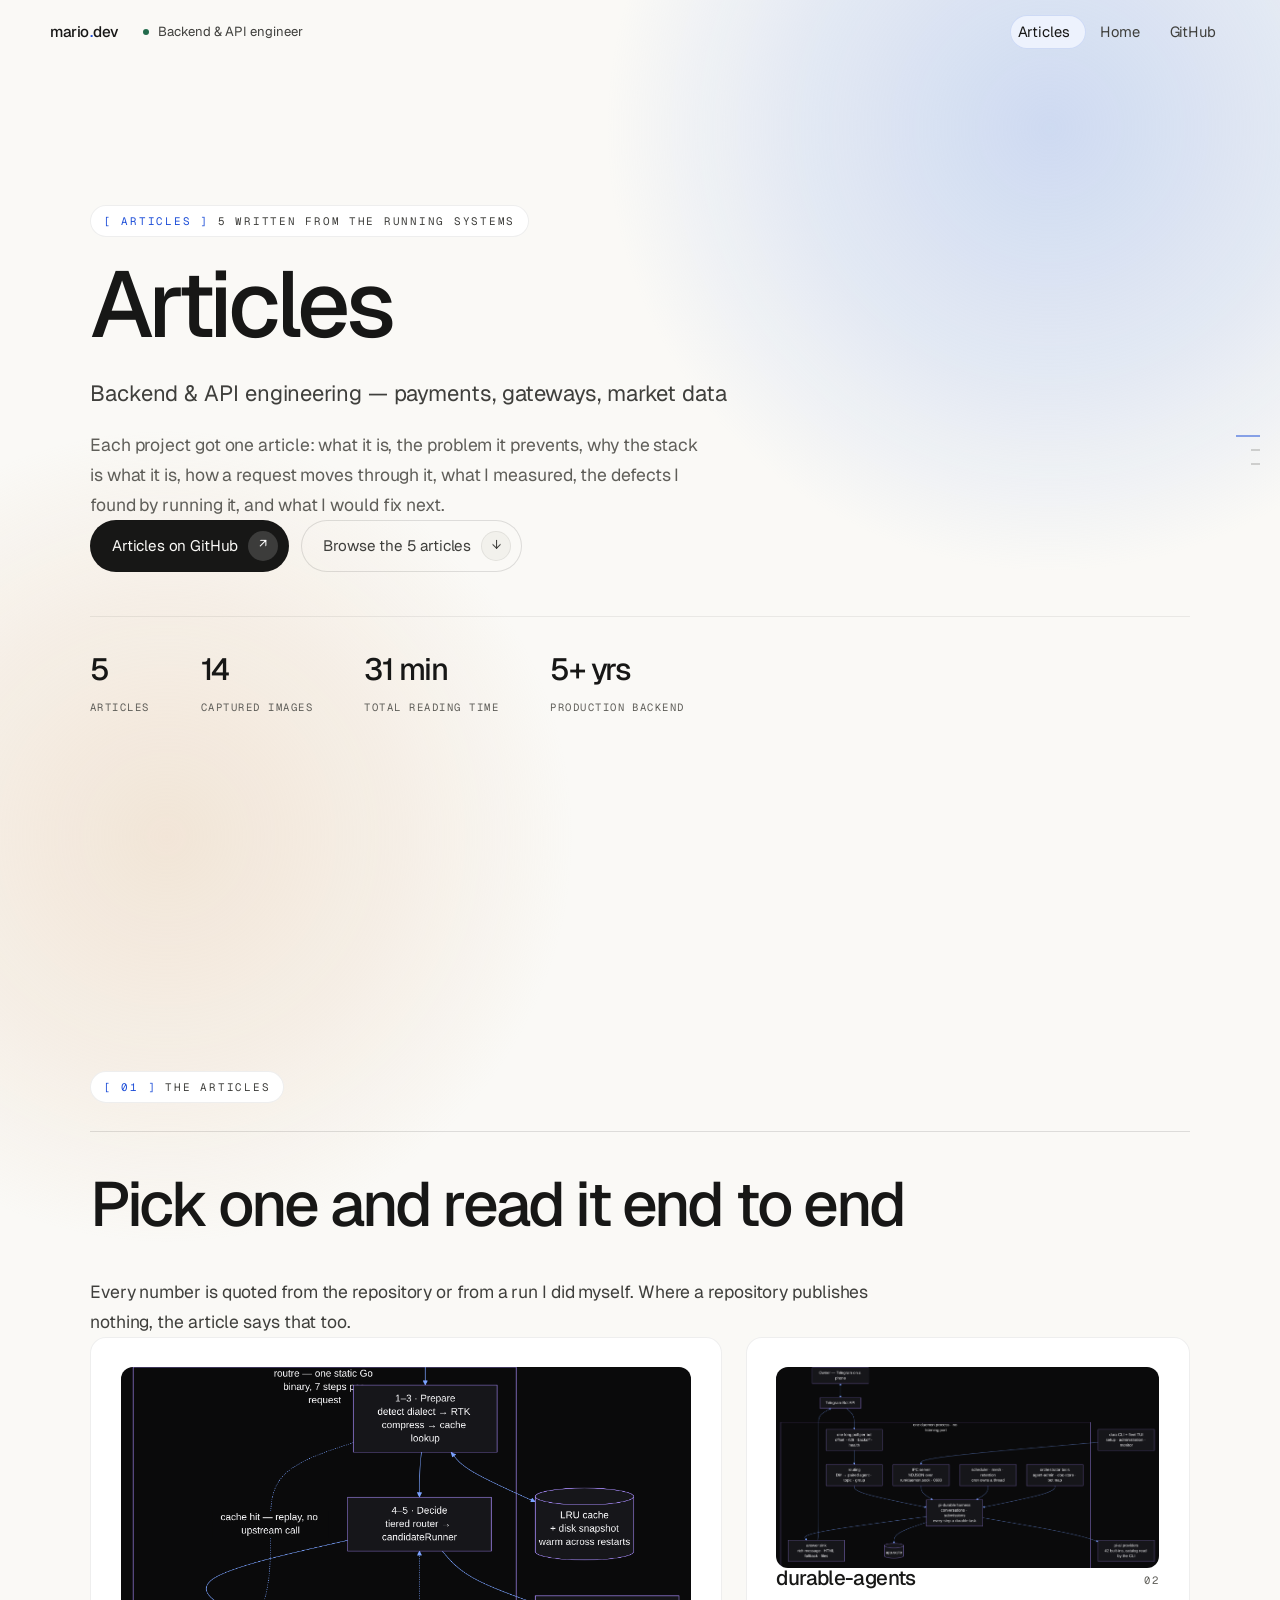
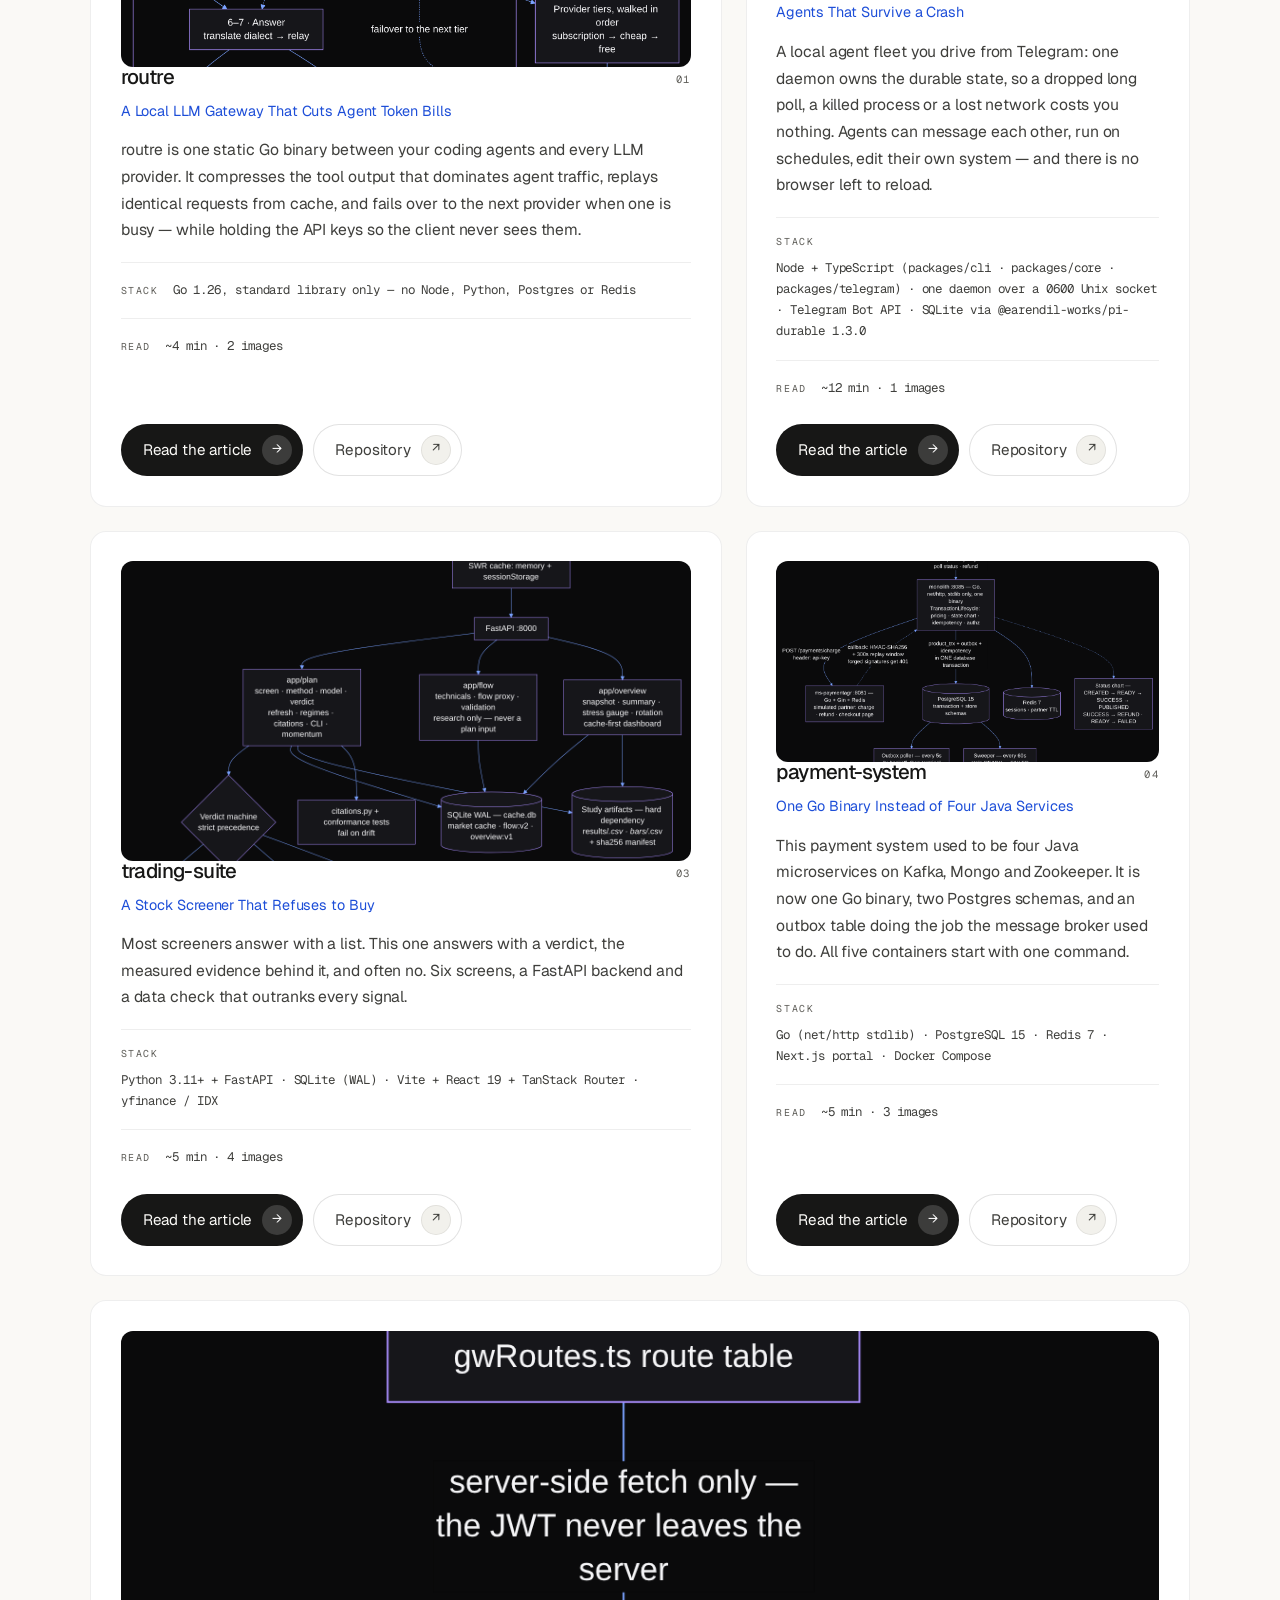
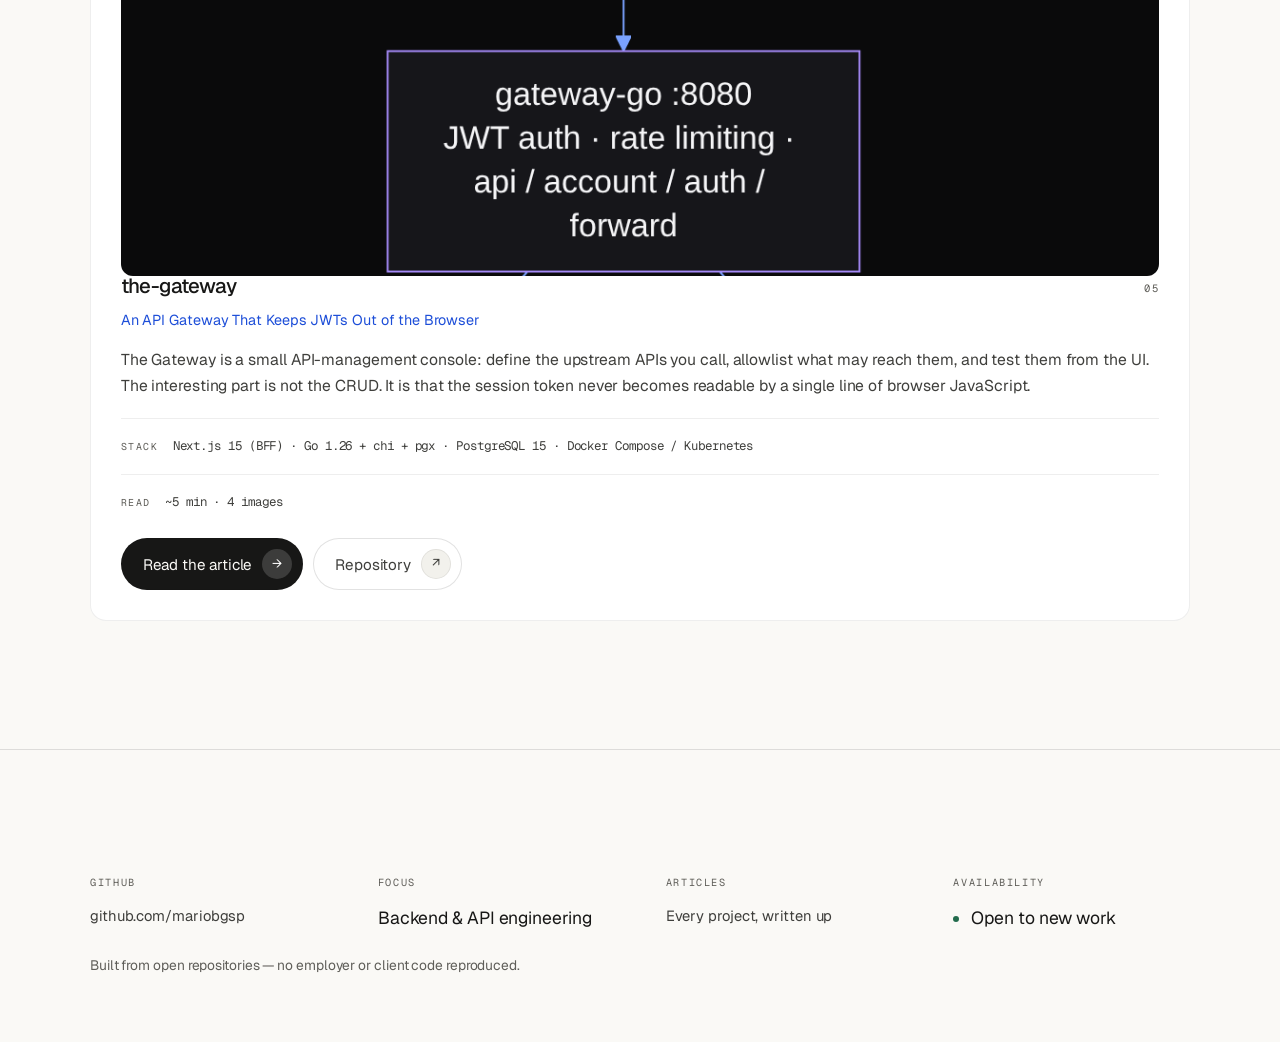
<file: articles/index.html>
<!doctype html>
<html lang="en">
  <head>
    <meta charset="utf-8" />
    <meta name="viewport" content="width=device-width,initial-scale=1" />
    <title>Articles — Backend &amp; API Engineering</title>
    <meta name="description" content="5 backend engineering articles, each written from the running system: architecture, measured facts and the defects found." />
    <meta name="author" content="Muhammad Ario Bagus Prakusa" />
    <meta name="robots" content="index, follow, max-image-preview:large" />
    <meta name="theme-color" content="#faf9f6" />
    <link rel="canonical" href="https://mariobgsp.github.io/articles/" />
    <link rel="icon" href="data:image/svg+xml,%3Csvg xmlns='http://www.w3.org/2000/svg' viewBox='0 0 64 64'%3E%3Crect width='64' height='64' rx='14' fill='%23faf9f6'/%3E%3Cpath d='M20 44 32 18l12 26' stroke='%232b5fce' stroke-width='6' fill='none' stroke-linecap='round' stroke-linejoin='round'/%3E%3Cpath d='M25 36h14' stroke='%23171716' stroke-width='6' stroke-linecap='round'/%3E%3C/svg%3E" />
    <meta property="og:type" content="article" />
    <meta property="og:site_name" content="mario.dev" />
    <meta property="og:locale" content="en" />
    <meta property="og:url" content="https://mariobgsp.github.io/articles/" />
    <meta property="og:title" content="Articles — Backend &amp; API Engineering" />
    <meta property="og:description" content="5 backend engineering articles, each written from the running system: architecture, measured facts and the defects found." />
    <meta property="og:image" content="https://mariobgsp.github.io/assets/articles/og-index.png" />
    <meta property="og:image:type" content="image/png" />
    <meta property="og:image:width" content="1200" />
    <meta property="og:image:height" content="630" />
    <meta property="og:image:alt" content="Articles — Backend &amp; API Engineering" />
    <meta name="twitter:card" content="summary_large_image" />
    <meta name="twitter:title" content="Articles — Backend &amp; API Engineering" />
    <meta name="twitter:description" content="5 backend engineering articles, each written from the running system: architecture, measured facts and the defects found." />
    <meta name="twitter:image" content="https://mariobgsp.github.io/assets/articles/og-index.png" />
    <link rel="preconnect" href="https://fonts.googleapis.com" />
    <link rel="preconnect" href="https://fonts.gstatic.com" crossorigin />
    <link href="https://fonts.googleapis.com/css2?family=Geist:wght@300;400;500;600&family=Geist+Mono:wght@400;500&display=swap" rel="stylesheet" />
    <link rel="stylesheet" href="../assets/theme.css" />
  </head>
  <body class="">
    <div class="progress-track" aria-hidden="true"><span id="progressBar"></span></div>

    <header class="topnav">
      <div class="topnav-inner">
        <a class="nav-logo" href="/">mario<span class="logo-dot">.</span>dev</a>
        <span class="nav-status"><span class="led led-green" aria-hidden="true"></span> Backend &amp; API engineer</span>
        <ul class="nav-links">
          <li><a href="/articles/" class="active">Articles</a></li>
          <li><a href="/">Home</a></li>
          <li><a href="https://github.com/mariobgsp" target="_blank" rel="noopener">GitHub</a></li>
        </ul>
        <button class="nav-hamburger" type="button" aria-label="Open menu" aria-expanded="false"><span></span><span></span></button>
      </div>
    </header>

    <div class="nav-menu">
      <a href="/articles/">Articles</a>
      <a href="/">Home</a>
      <a href="https://github.com/mariobgsp" target="_blank" rel="noopener">GitHub</a>
    </div>

    <main class="page">
      <section class="hero anchor" id="top">
        <div class="container">
          <div class="hero-inner">
            <p class="kicker reveal"><b>[ ARTICLES ]</b> 5 written from the running systems</p>
            <h1 class="hero-name reveal">Articles</h1>
            <p class="hero-title reveal">Backend &amp; API engineering &mdash; payments, gateways, market data</p>
            <p class="hero-sub reveal">
              Each project got one article: what it is, the problem it prevents, why the stack
              is what it is, how a request moves through it, what I measured, the defects I
              found by running it, and what I would fix next.
            </p>
            <div class="actions reveal">
              <a class="btn btn-primary" href="https://github.com/mariobgsp/articles" target="_blank" rel="noopener">Articles on GitHub<span class="ext">&#8599;</span></a>
              <a class="btn btn-ghost" href="#articles">Browse the 5 articles<span class="ext">&#8595;</span></a>
            </div>
            <div class="stat-row reveal">
              <div class="stat"><b>5</b><span>Articles</span></div>
              <div class="stat"><b>14</b><span>Captured images</span></div>
              <div class="stat"><b>31 min</b><span>Total reading time</span></div>
              <div class="stat"><b>5+ yrs</b><span>Production backend</span></div>
            </div>
          </div>
        </div>
      </section>

      <section class="section anchor reveal" id="articles">
        <div class="container">
          <p class="kicker"><b>[ 01 ]</b> THE ARTICLES</p>
          <div class="section-rule"></div>
          <h2 class="section-title">Pick one and read it end to end</h2>
          <p class="prose prose-lead">
            Every number is quoted from the repository or from a run I did myself. Where a
            repository publishes nothing, the article says that too.
          </p>

          <div class="card-grid stagger">
            <article class="card span-7">
              <img class="thumb" src="/assets/articles/routre-architecture-dark.png" width="1200" height="630" loading="lazy" alt="" />
              <div class="card-head">
                <h3 class="card-name">routre</h3>
                <span class="card-index">01</span>
              </div>
              <p class="card-role">A Local LLM Gateway That Cuts Agent Token Bills</p>
              <p class="card-desc">routre is one static Go binary between your coding agents and every LLM provider. It compresses the tool output that dominates agent traffic, replays identical requests from cache, and fails over to the next provider when one is busy — while holding the API keys so the client never sees them.</p>
              <div class="meta-row"><span class="meta-label">Stack</span><span class="meta-value">Go 1.26, standard library only — no Node, Python, Postgres or Redis</span></div>
              <div class="meta-row"><span class="meta-label">Read</span><span class="meta-value">~4 min &middot; 2 images</span></div>
              <div class="card-tools">
                <a class="btn btn-primary" href="/articles/routre/">Read the article<span class="ext">&#8594;</span></a>
                <a class="btn btn-ghost" href="https://github.com/mariobgsp/routre" target="_blank" rel="noopener" aria-label="routre repository on GitHub">Repository<span class="ext">&#8599;</span></a>
              </div>
            </article>
            <article class="card span-5">
              <img class="thumb" src="/assets/articles/durable-agents-architecture-dark.png" width="1200" height="630" loading="lazy" alt="" />
              <div class="card-head">
                <h3 class="card-name">durable-agents</h3>
                <span class="card-index">02</span>
              </div>
              <p class="card-role">Agents That Survive a Crash</p>
              <p class="card-desc">A local agent fleet you drive from Telegram: one daemon owns the durable state, so a dropped long poll, a killed process or a lost network costs you nothing. Agents can message each other, run on schedules, edit their own system — and there is no browser left to reload.</p>
              <div class="meta-row"><span class="meta-label">Stack</span><span class="meta-value">Node + TypeScript (packages/cli · packages/core · packages/telegram) · one daemon over a 0600 Unix socket · Telegram Bot API · SQLite via @earendil-works/pi-durable 1.3.0</span></div>
              <div class="meta-row"><span class="meta-label">Read</span><span class="meta-value">~12 min &middot; 1 images</span></div>
              <div class="card-tools">
                <a class="btn btn-primary" href="/articles/durable-agents/">Read the article<span class="ext">&#8594;</span></a>
                <a class="btn btn-ghost" href="https://github.com/mariobgsp/durable-agents" target="_blank" rel="noopener" aria-label="durable-agents repository on GitHub">Repository<span class="ext">&#8599;</span></a>
              </div>
            </article>
            <article class="card span-7">
              <img class="thumb" src="/assets/articles/trading-suite-architecture-dark.png" width="1200" height="630" loading="lazy" alt="" />
              <div class="card-head">
                <h3 class="card-name">trading-suite</h3>
                <span class="card-index">03</span>
              </div>
              <p class="card-role">A Stock Screener That Refuses to Buy</p>
              <p class="card-desc">Most screeners answer with a list. This one answers with a verdict, the measured evidence behind it, and often no. Six screens, a FastAPI backend and a data check that outranks every signal.</p>
              <div class="meta-row"><span class="meta-label">Stack</span><span class="meta-value">Python 3.11+ + FastAPI · SQLite (WAL) · Vite + React 19 + TanStack Router · yfinance / IDX</span></div>
              <div class="meta-row"><span class="meta-label">Read</span><span class="meta-value">~5 min &middot; 4 images</span></div>
              <div class="card-tools">
                <a class="btn btn-primary" href="/articles/trading-suite/">Read the article<span class="ext">&#8594;</span></a>
                <a class="btn btn-ghost" href="https://github.com/mariobgsp/trading-suite" target="_blank" rel="noopener" aria-label="trading-suite repository on GitHub">Repository<span class="ext">&#8599;</span></a>
              </div>
            </article>
            <article class="card span-5">
              <img class="thumb" src="/assets/articles/payment-system-architecture-dark.png" width="1200" height="630" loading="lazy" alt="" />
              <div class="card-head">
                <h3 class="card-name">payment-system</h3>
                <span class="card-index">04</span>
              </div>
              <p class="card-role">One Go Binary Instead of Four Java Services</p>
              <p class="card-desc">This payment system used to be four Java microservices on Kafka, Mongo and Zookeeper. It is now one Go binary, two Postgres schemas, and an outbox table doing the job the message broker used to do. All five containers start with one command.</p>
              <div class="meta-row"><span class="meta-label">Stack</span><span class="meta-value">Go (net/http stdlib) · PostgreSQL 15 · Redis 7 · Next.js portal · Docker Compose</span></div>
              <div class="meta-row"><span class="meta-label">Read</span><span class="meta-value">~5 min &middot; 3 images</span></div>
              <div class="card-tools">
                <a class="btn btn-primary" href="/articles/payment-system/">Read the article<span class="ext">&#8594;</span></a>
                <a class="btn btn-ghost" href="https://github.com/mariobgsp/payment-system" target="_blank" rel="noopener" aria-label="payment-system repository on GitHub">Repository<span class="ext">&#8599;</span></a>
              </div>
            </article>
            <article class="card span-12">
              <img class="thumb" src="/assets/articles/the-gateway-architecture-dark.png" width="1200" height="630" loading="lazy" alt="" />
              <div class="card-head">
                <h3 class="card-name">the-gateway</h3>
                <span class="card-index">05</span>
              </div>
              <p class="card-role">An API Gateway That Keeps JWTs Out of the Browser</p>
              <p class="card-desc">The Gateway is a small API-management console: define the upstream APIs you call, allowlist what may reach them, and test them from the UI. The interesting part is not the CRUD. It is that the session token never becomes readable by a single line of browser JavaScript.</p>
              <div class="meta-row"><span class="meta-label">Stack</span><span class="meta-value">Next.js 15 (BFF) · Go 1.26 + chi + pgx · PostgreSQL 15 · Docker Compose / Kubernetes</span></div>
              <div class="meta-row"><span class="meta-label">Read</span><span class="meta-value">~5 min &middot; 4 images</span></div>
              <div class="card-tools">
                <a class="btn btn-primary" href="/articles/the-gateway/">Read the article<span class="ext">&#8594;</span></a>
                <a class="btn btn-ghost" href="https://github.com/mariobgsp/the-gateway" target="_blank" rel="noopener" aria-label="the-gateway repository on GitHub">Repository<span class="ext">&#8599;</span></a>
              </div>
            </article>
          </div>
        </div>
      </section>

      <script type="application/ld+json">{"@context":"https://schema.org","@type":"ItemList","name":"Project articles","itemListElement":[{"@type":"ListItem","position":1,"item":{"@type":"TechArticle","name":"A Local LLM Gateway That Cuts Agent Token Bills","url":"https://mariobgsp.github.io/articles/routre/","description":"routre is one static Go binary between your coding agents and every LLM provider. It compresses the tool output that dominates agent traffic, replays identical requests from cache, and fails over to the next provider when one is busy — while holding the API keys so the client never sees them."}},{"@type":"ListItem","position":2,"item":{"@type":"TechArticle","name":"Agents That Survive a Crash","url":"https://mariobgsp.github.io/articles/durable-agents/","description":"A local agent fleet you drive from Telegram: one daemon owns the durable state, so a dropped long poll, a killed process or a lost network costs you nothing. Agents can message each other, run on schedules, edit their own system — and there is no browser left to reload."}},{"@type":"ListItem","position":3,"item":{"@type":"TechArticle","name":"A Stock Screener That Refuses to Buy","url":"https://mariobgsp.github.io/articles/trading-suite/","description":"Most screeners answer with a list. This one answers with a verdict, the measured evidence behind it, and often no. Six screens, a FastAPI backend and a data check that outranks every signal."}},{"@type":"ListItem","position":4,"item":{"@type":"TechArticle","name":"One Go Binary Instead of Four Java Services","url":"https://mariobgsp.github.io/articles/payment-system/","description":"This payment system used to be four Java microservices on Kafka, Mongo and Zookeeper. It is now one Go binary, two Postgres schemas, and an outbox table doing the job the message broker used to do. All five containers start with one command."}},{"@type":"ListItem","position":5,"item":{"@type":"TechArticle","name":"An API Gateway That Keeps JWTs Out of the Browser","url":"https://mariobgsp.github.io/articles/the-gateway/","description":"The Gateway is a small API-management console: define the upstream APIs you call, allowlist what may reach them, and test them from the UI. The interesting part is not the CRUD. It is that the session token never becomes readable by a single line of browser JavaScript."}}]}</script>

      <hr class="hairline" />
    </main>

    <footer class="footer" id="contact">
      <div class="container">
        <div class="footer-grid">
          <div class="footer-col">
            <h3>GitHub</h3>
            <a href="https://github.com/mariobgsp" target="_blank" rel="noopener">github.com/mariobgsp</a>
          </div>
          <div class="footer-col">
            <h3>Focus</h3>
            <span>Backend &amp; API engineering</span>
          </div>
          <div class="footer-col">
            <h3>Articles</h3>
            <a href="/articles/">Every project, written up</a>
          </div>
          <div class="footer-col">
            <h3>Availability</h3>
            <span><span class="led led-green" aria-hidden="true"></span> Open to new work</span>
          </div>
        </div>
        <p class="mono-tag" style="margin-top: 22px">
          Built from open repositories &mdash; no employer or client code reproduced.
        </p>
      </div>
    </footer>

    <script src="../assets/site.js"></script>
  </body>
</html>
</file>
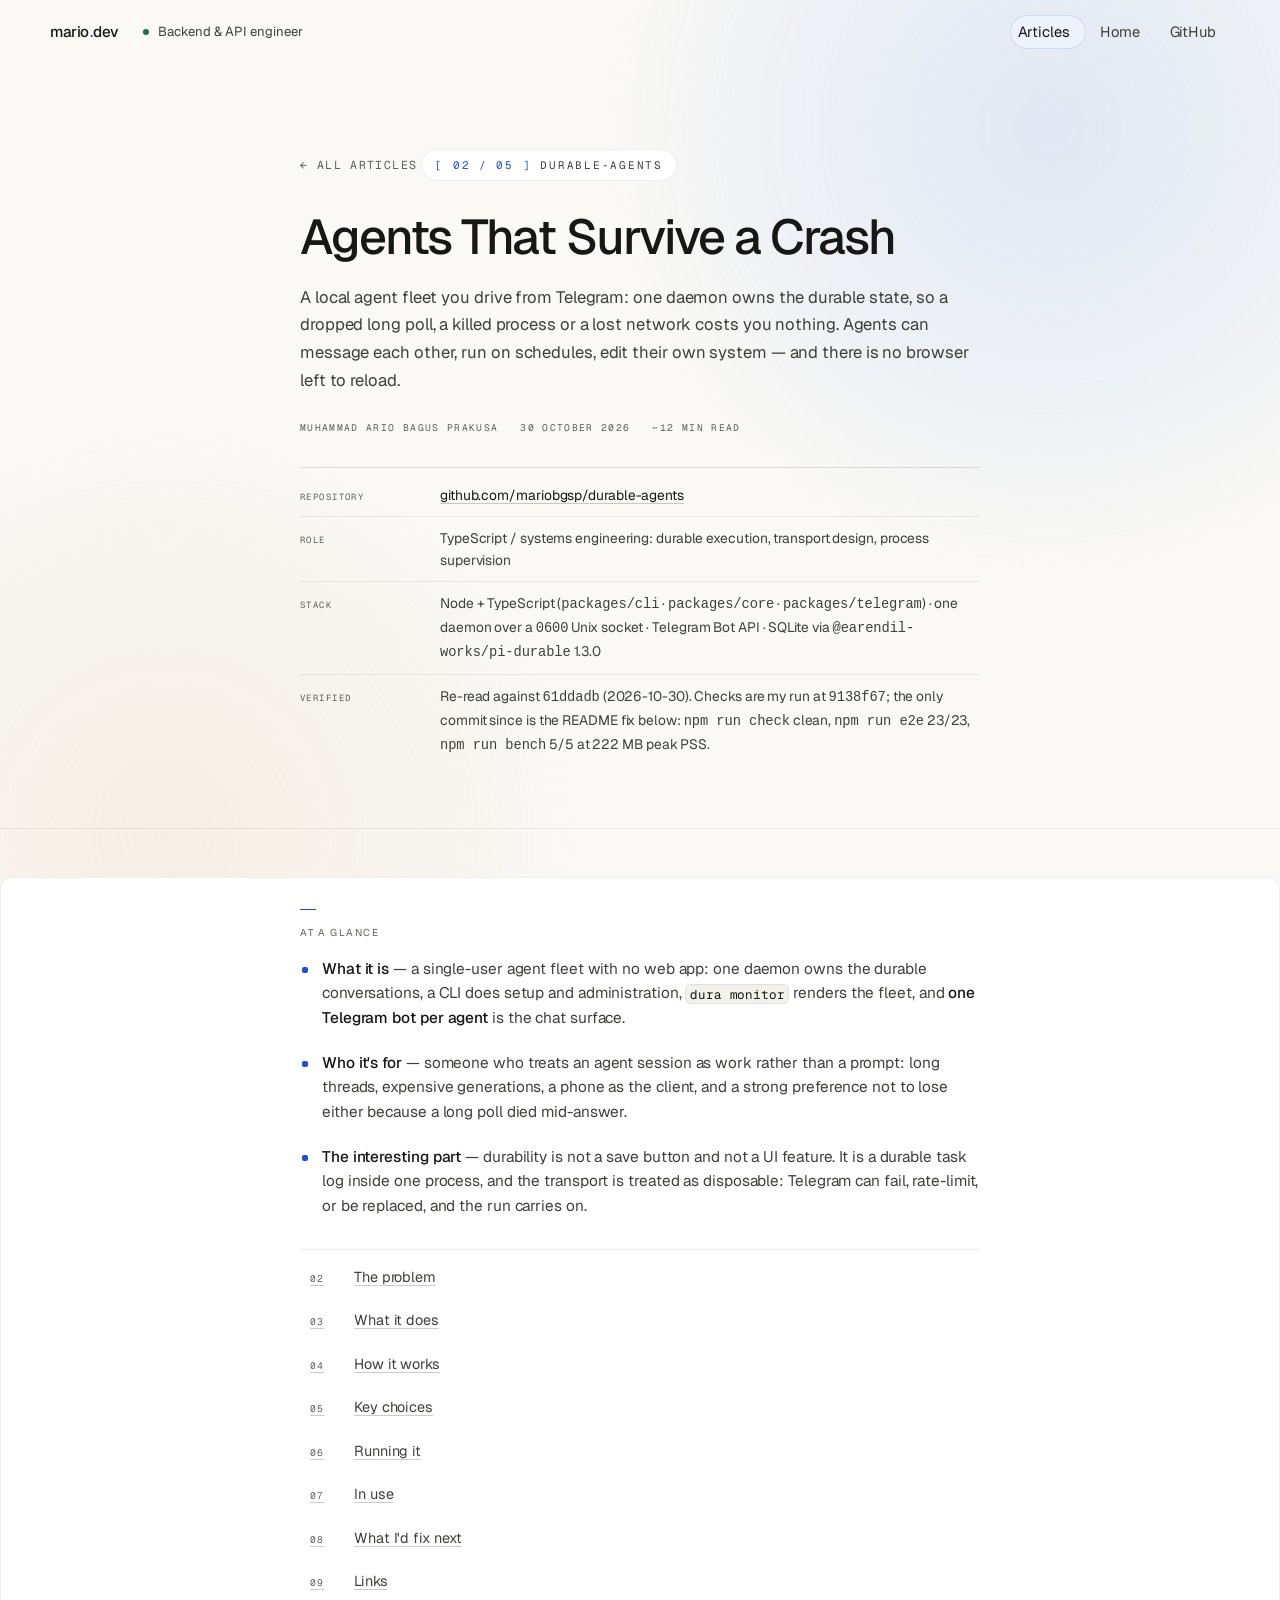
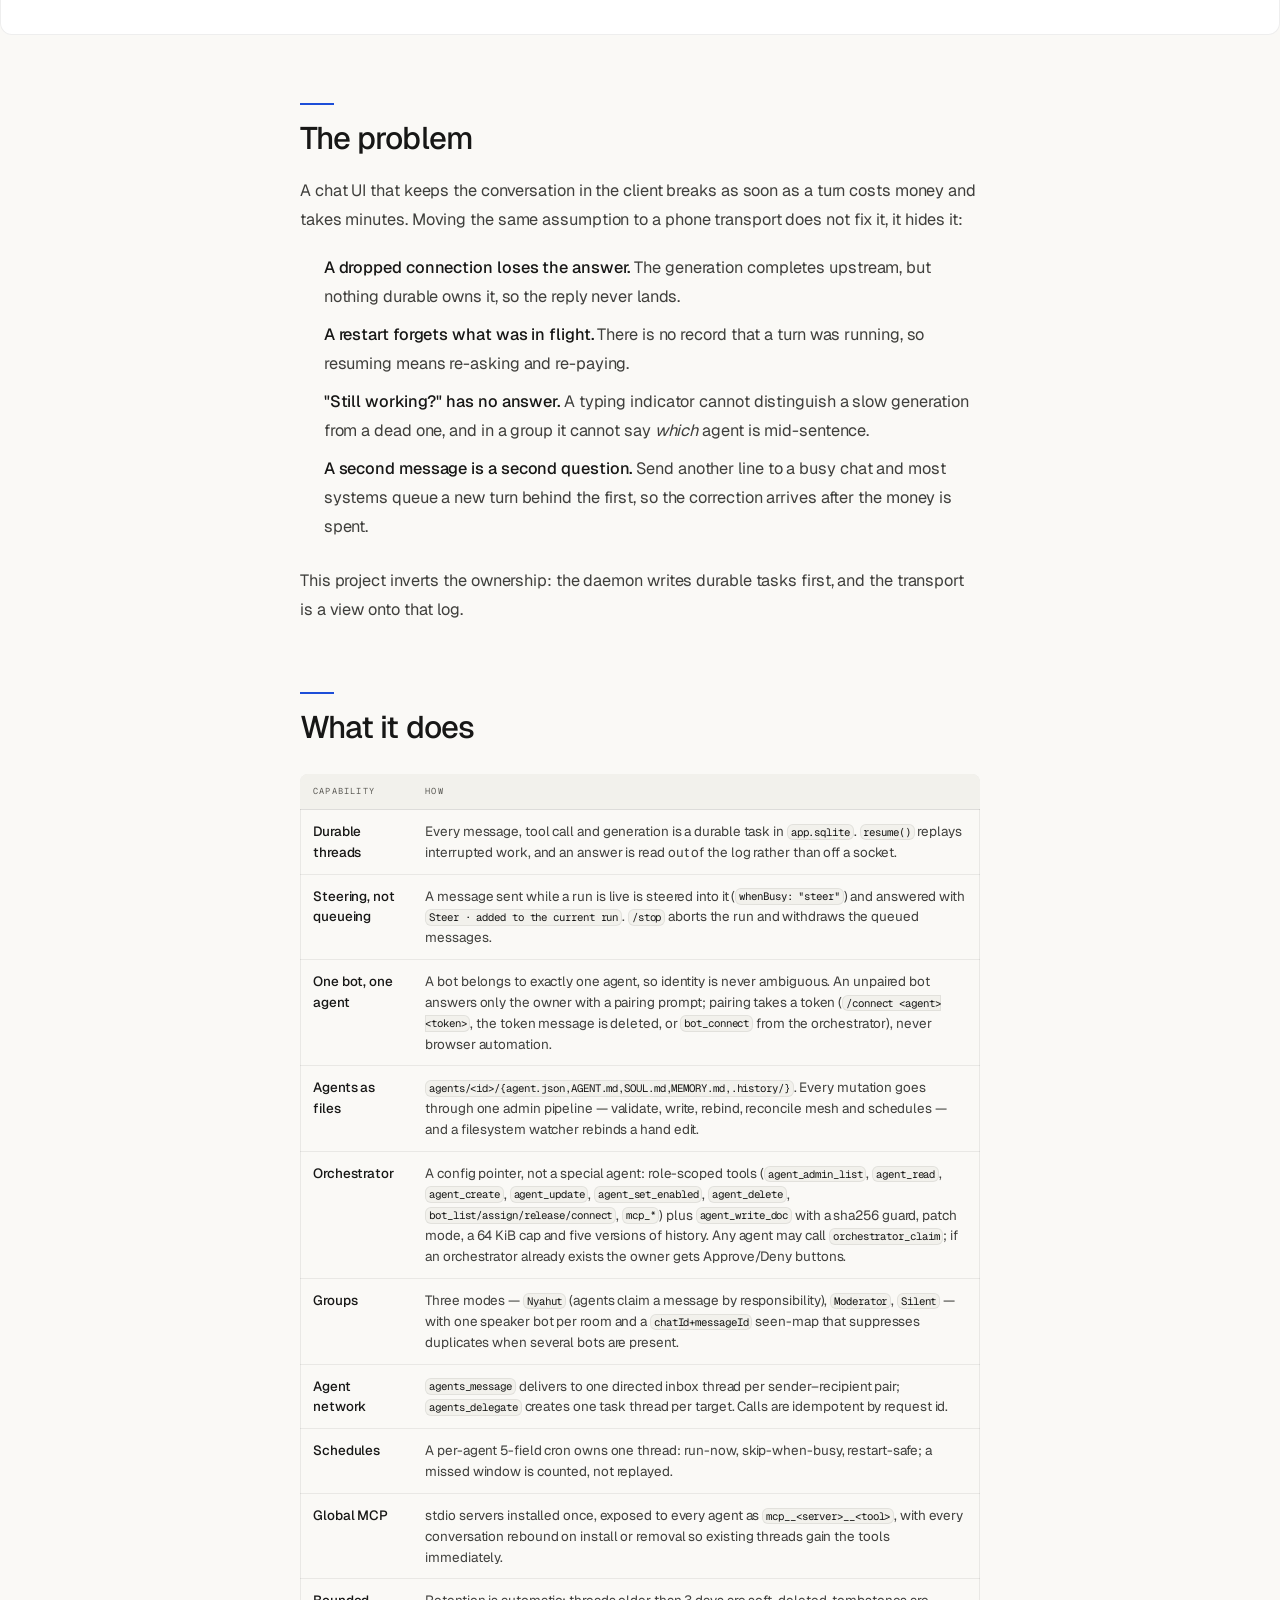
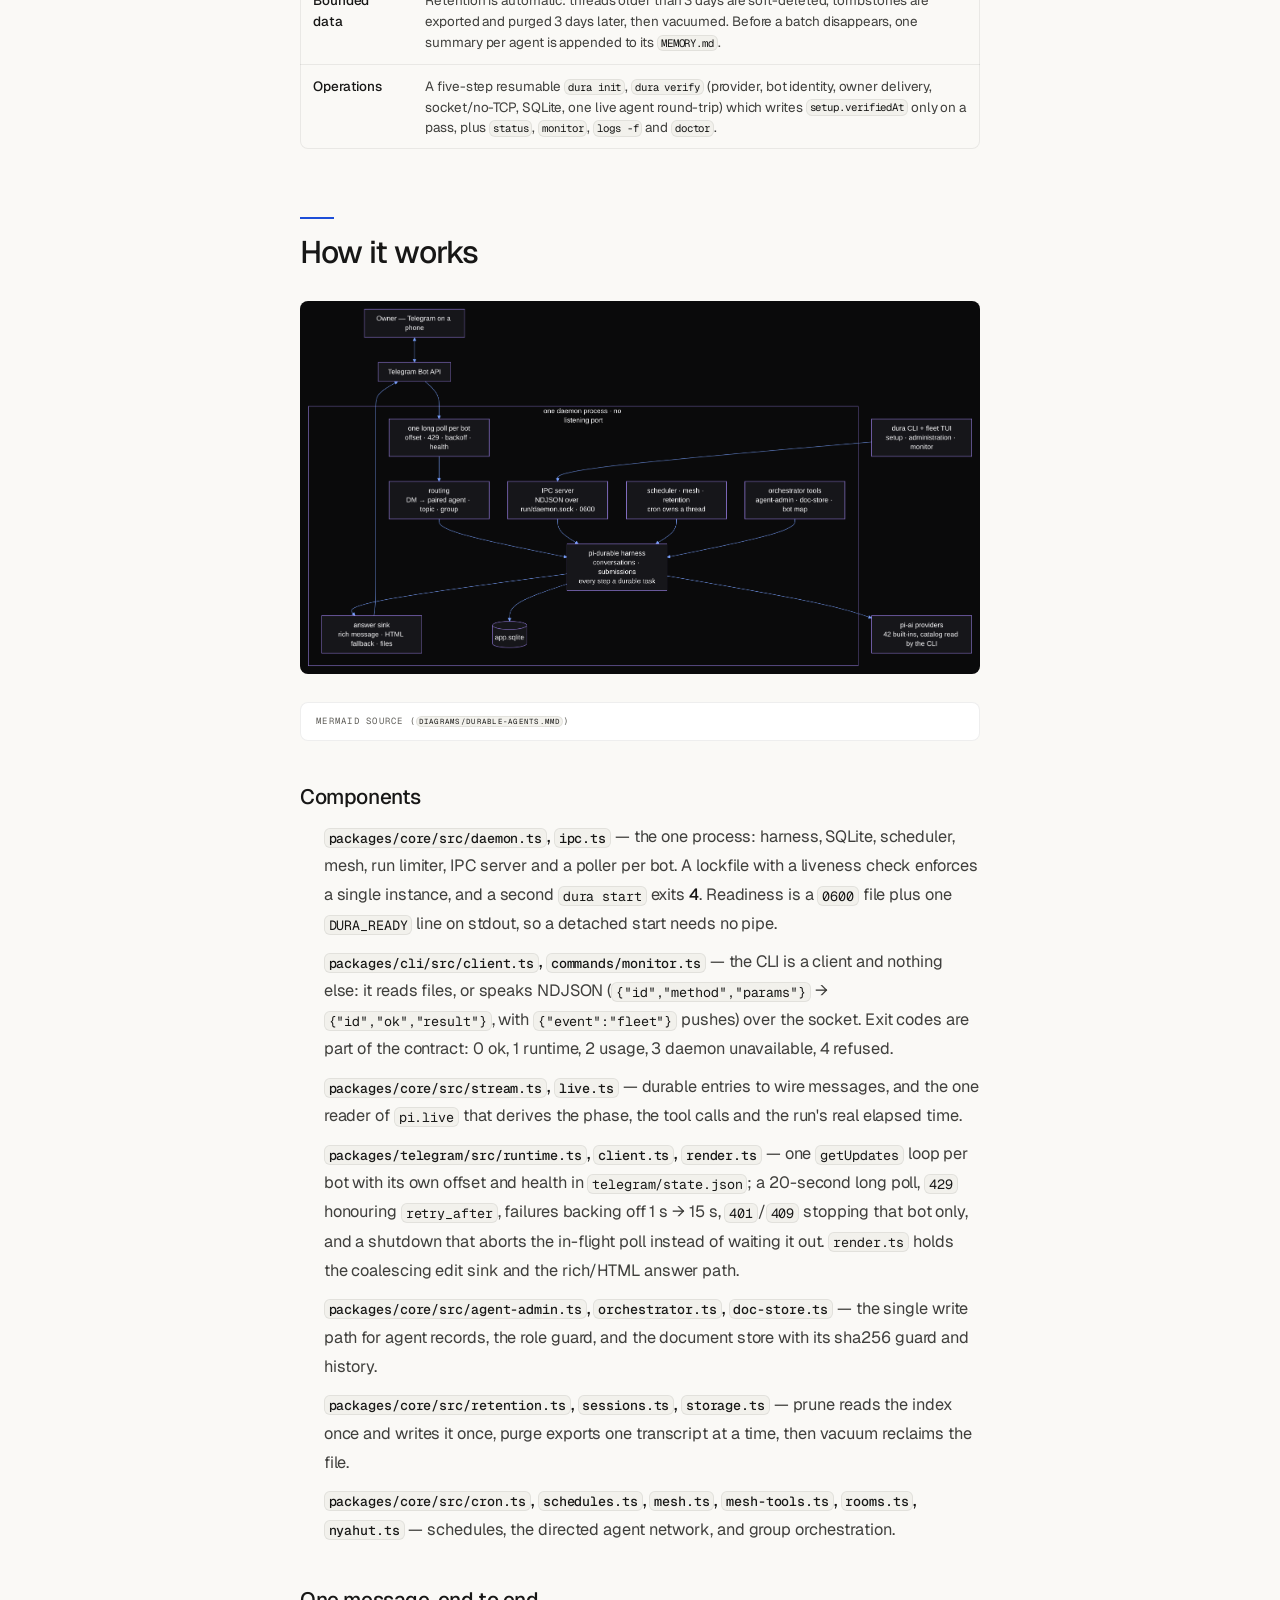
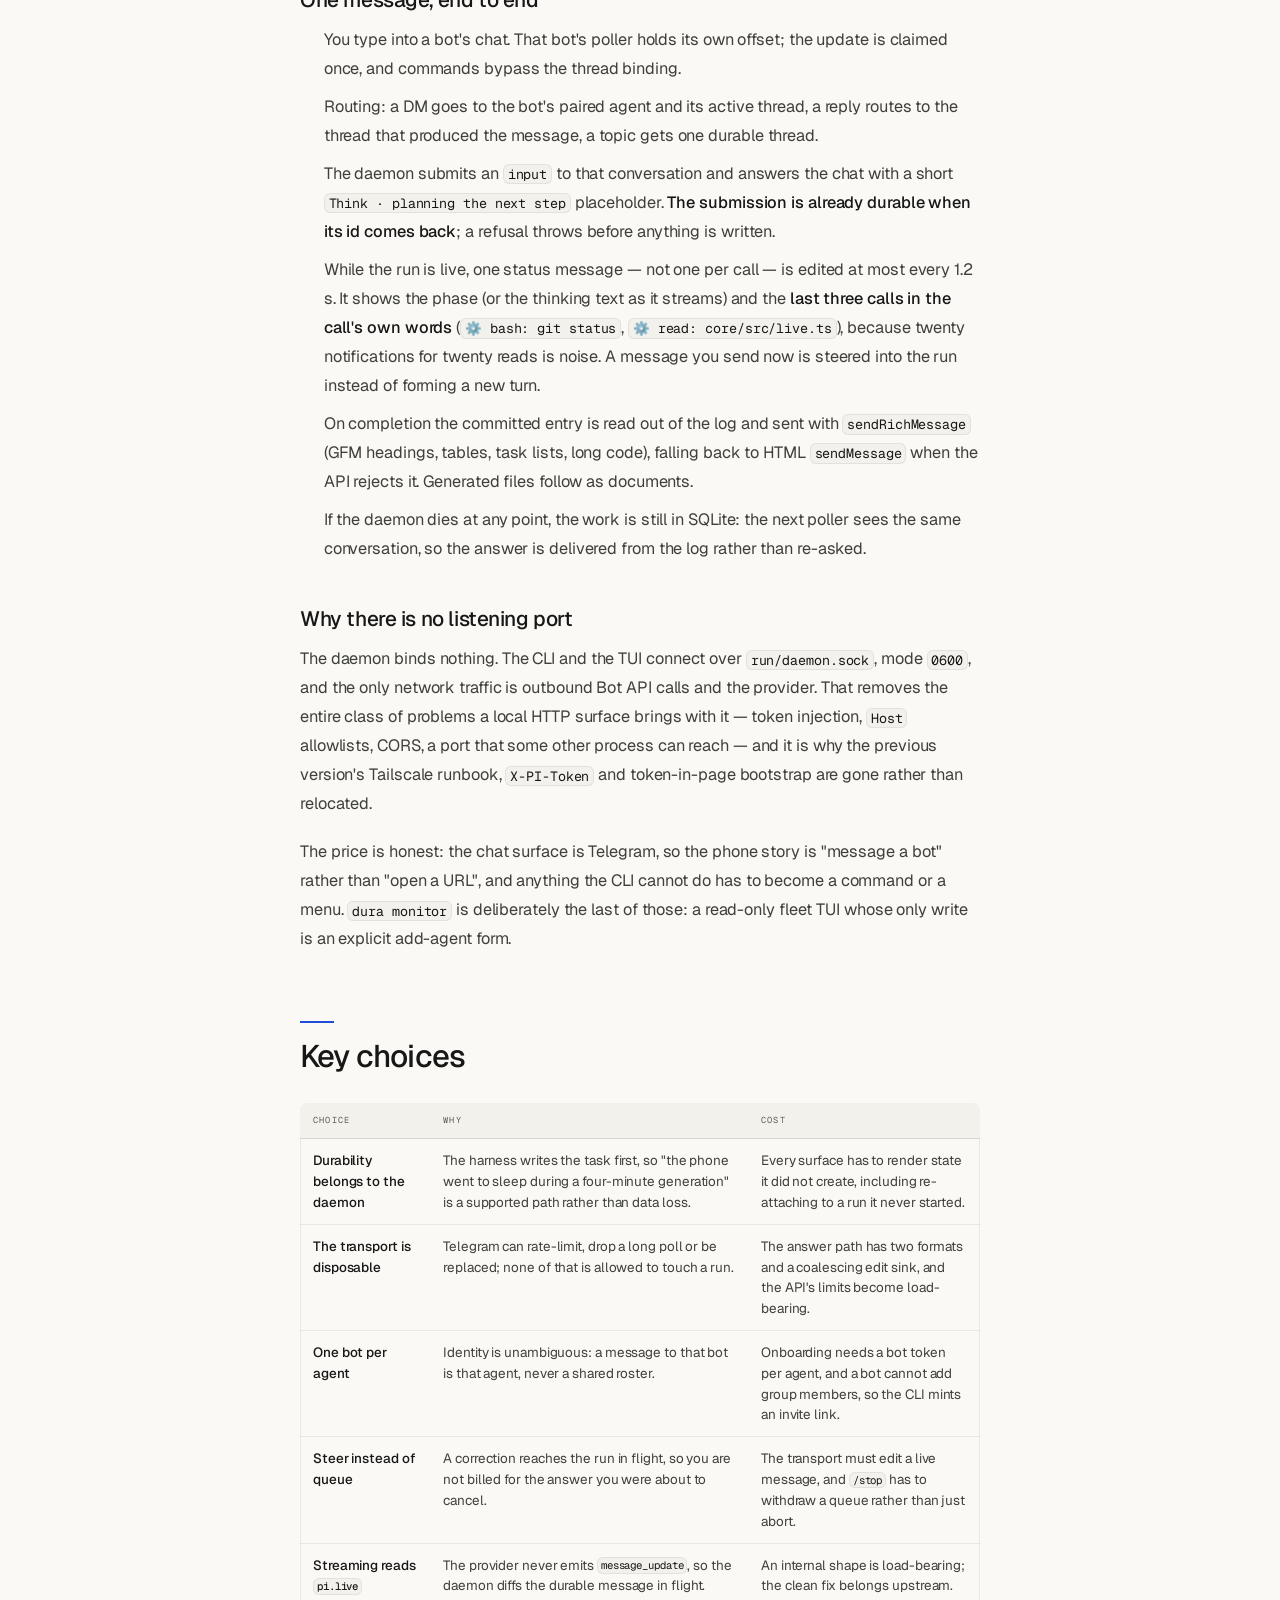
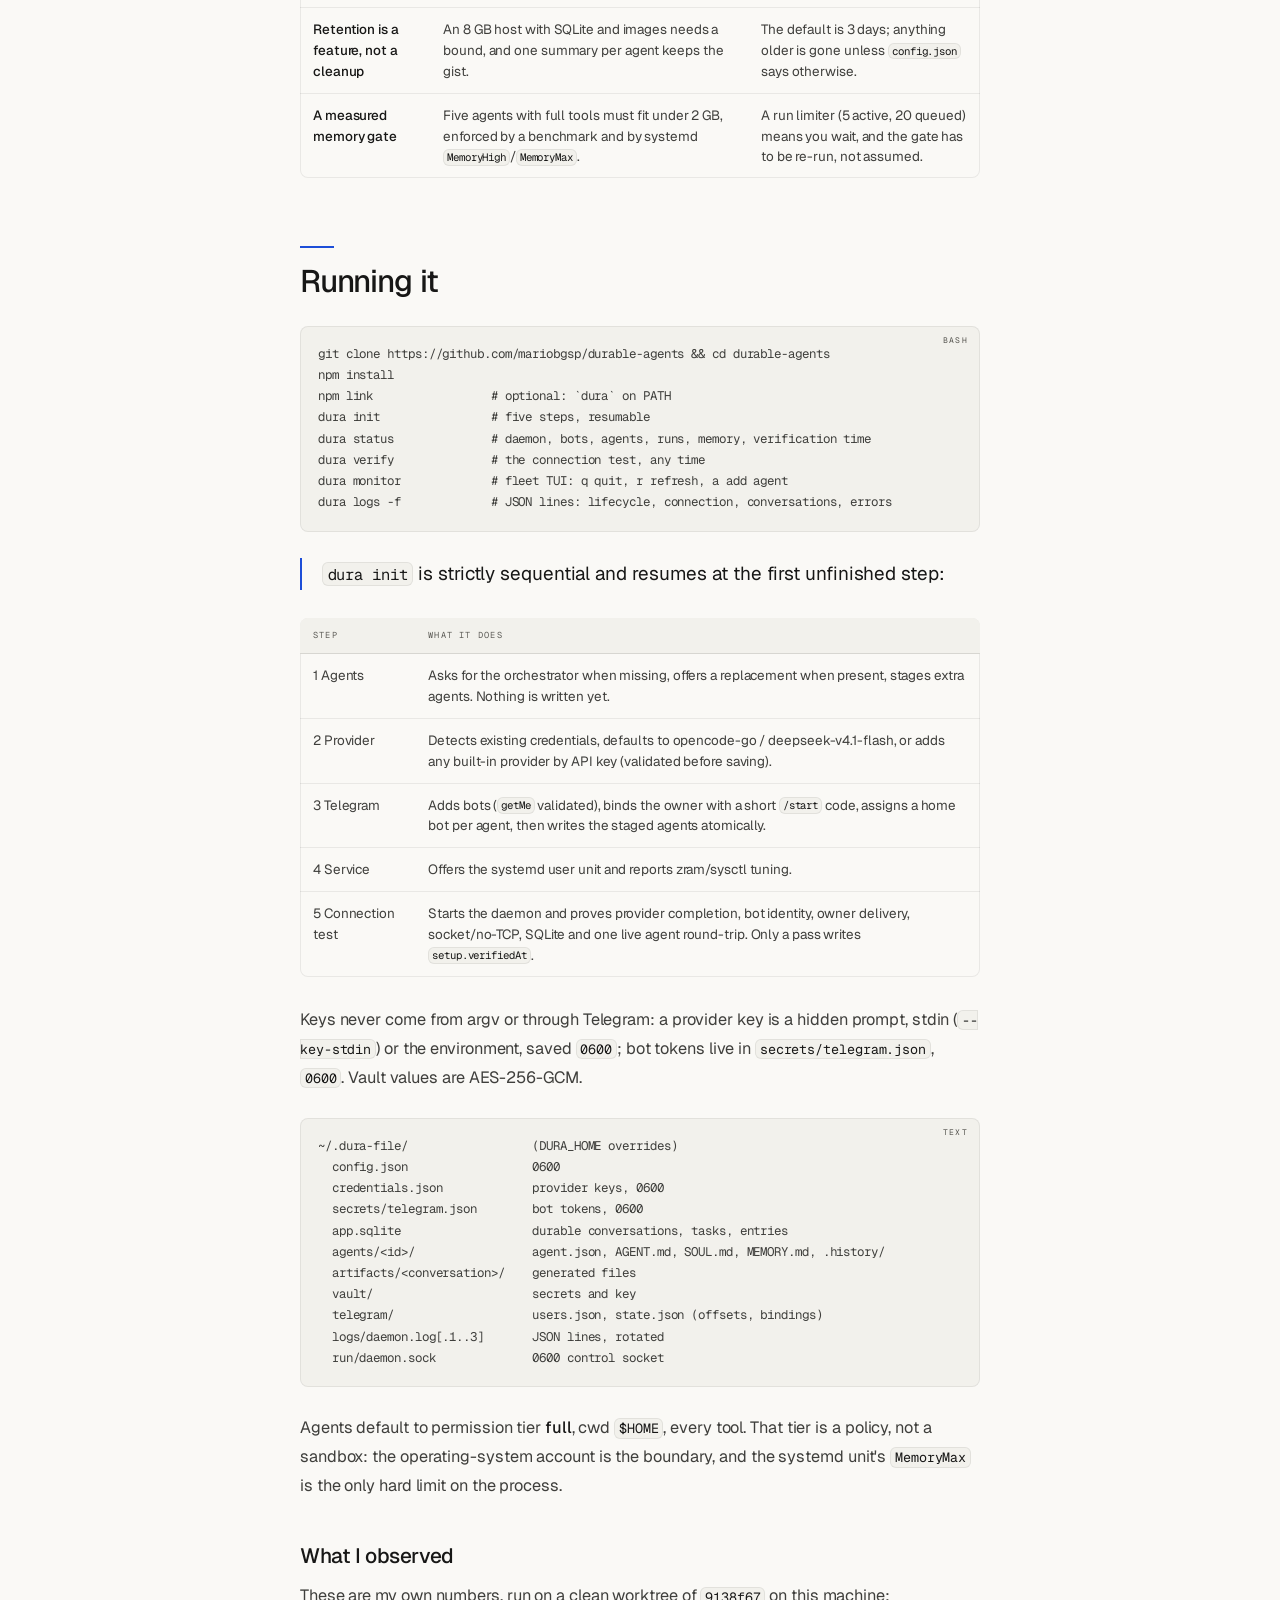
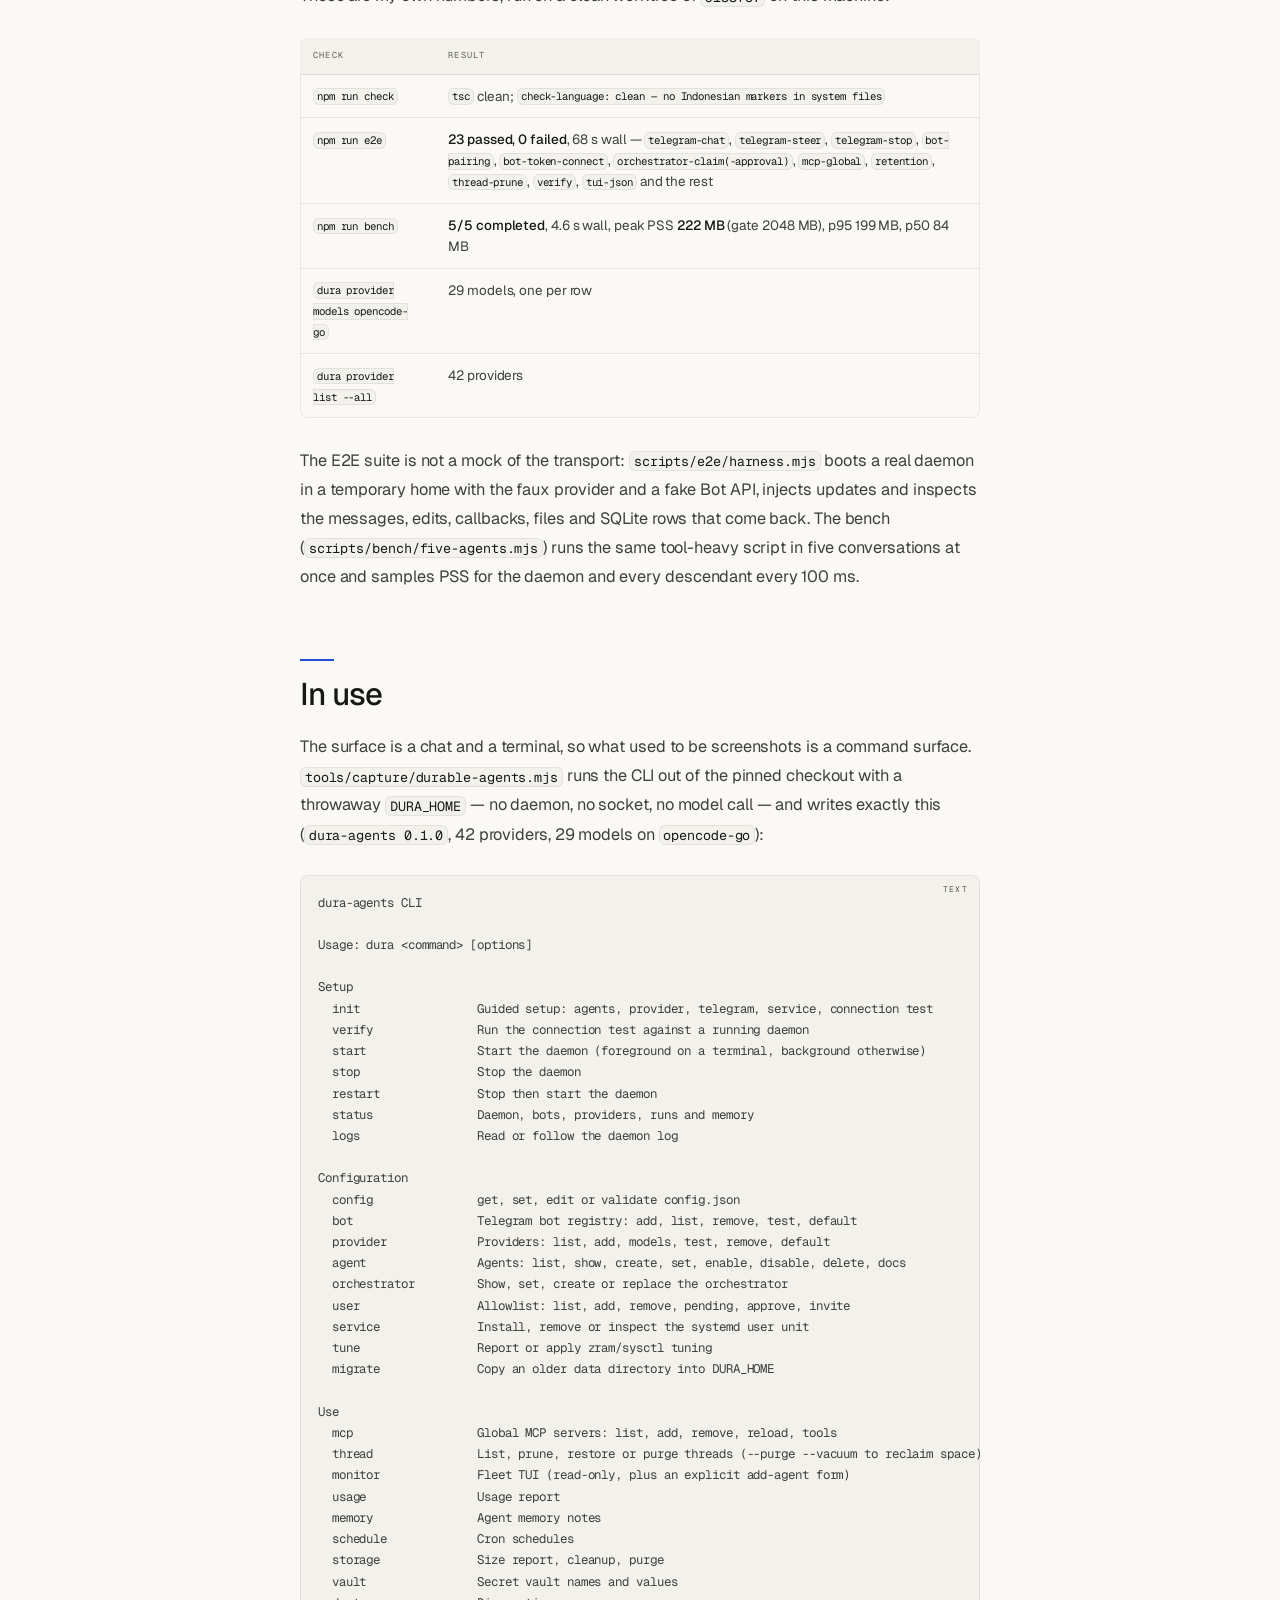
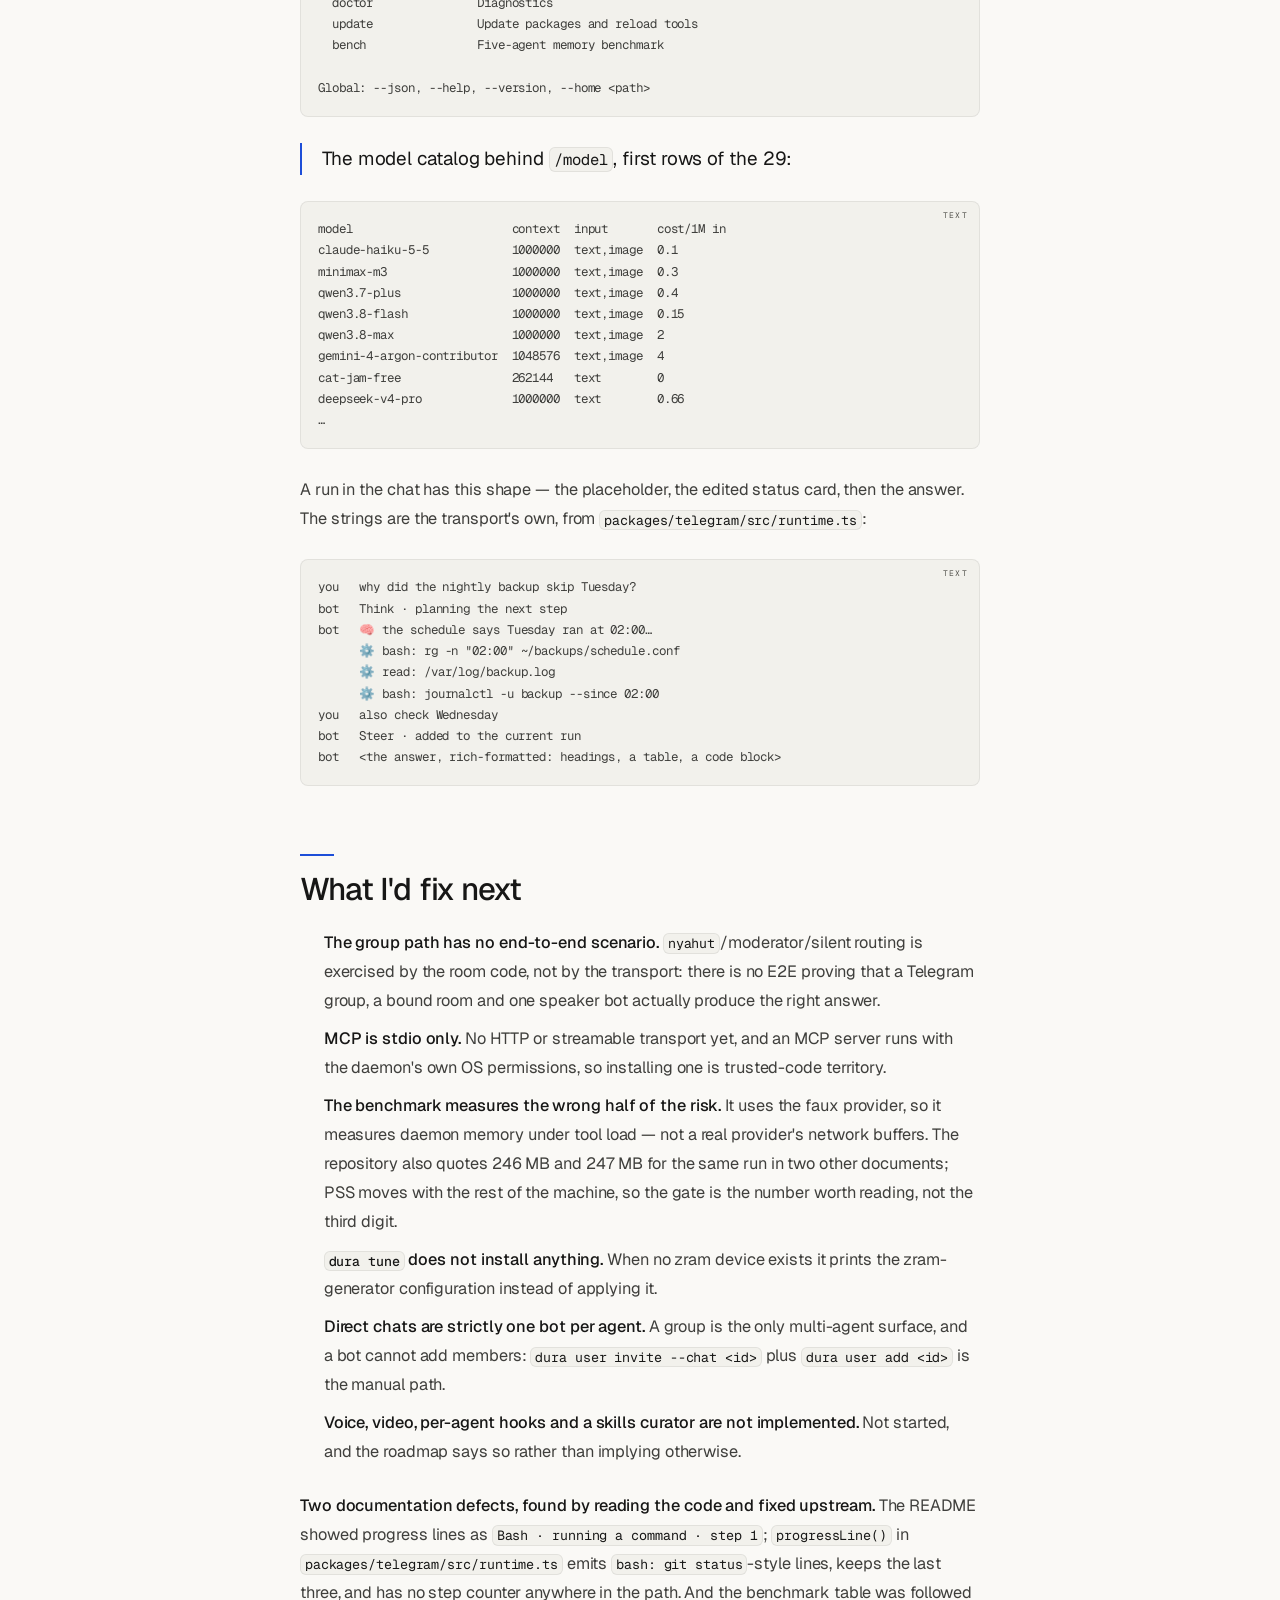
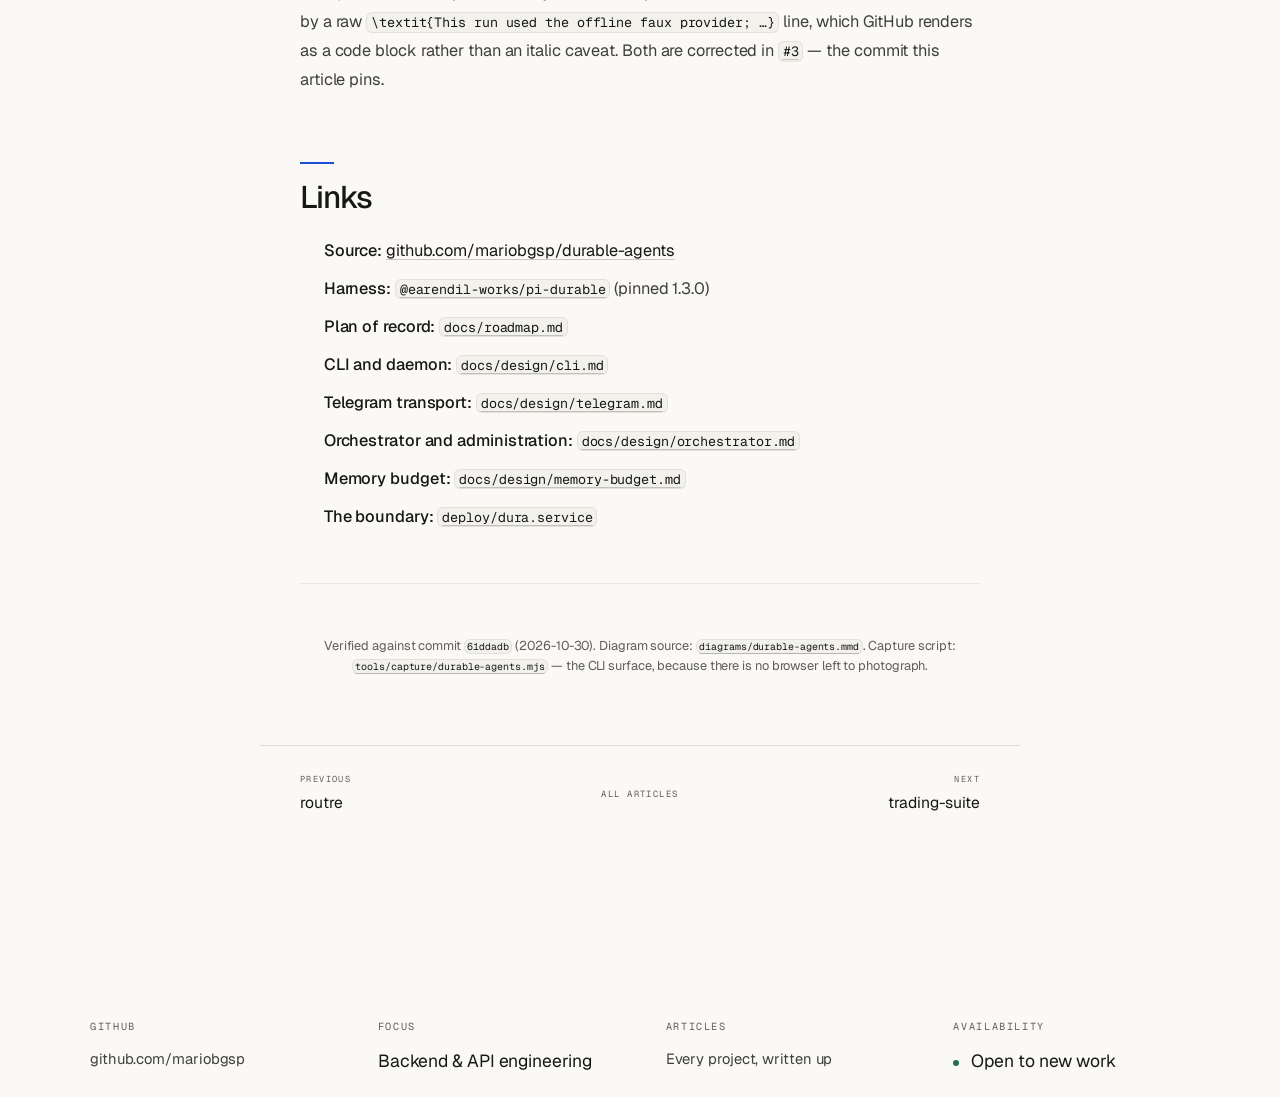
<file: articles/durable-agents/index.html>
<!doctype html>
<html lang="en">
  <head>
    <meta charset="utf-8" />
    <meta name="viewport" content="width=device-width,initial-scale=1" />
    <title>Agents That Survive a Crash</title>
    <meta name="description" content="A local agent fleet you drive from Telegram: one daemon owns the durable state, so a dropped long poll, a killed process or a lost network costs you nothing. Agents can message each other, run on schedules, edit their own system — and there is no browser left to reload." />
    <meta name="author" content="Muhammad Ario Bagus Prakusa" />
    <meta name="robots" content="index, follow, max-image-preview:large" />
    <meta name="theme-color" content="#faf9f6" />
    <link rel="canonical" href="https://mariobgsp.github.io/articles/durable-agents/" />
    <link rel="icon" href="data:image/svg+xml,%3Csvg xmlns='http://www.w3.org/2000/svg' viewBox='0 0 64 64'%3E%3Crect width='64' height='64' rx='14' fill='%23faf9f6'/%3E%3Cpath d='M20 44 32 18l12 26' stroke='%232b5fce' stroke-width='6' fill='none' stroke-linecap='round' stroke-linejoin='round'/%3E%3Cpath d='M25 36h14' stroke='%23171716' stroke-width='6' stroke-linecap='round'/%3E%3C/svg%3E" />
    <meta property="og:type" content="article" />
    <meta property="og:site_name" content="mario.dev" />
    <meta property="og:locale" content="en" />
    <meta property="og:url" content="https://mariobgsp.github.io/articles/durable-agents/" />
    <meta property="og:title" content="Agents That Survive a Crash" />
    <meta property="og:description" content="A local agent fleet you drive from Telegram: one daemon owns the durable state, so a dropped long poll, a killed process or a lost network costs you nothing. Agents can message each other, run on schedules, edit their own system — and there is no browser left to reload." />
    <meta property="og:image" content="https://mariobgsp.github.io/assets/articles/og-durable-agents.png" />
    <meta property="og:image:type" content="image/png" />
    <meta property="og:image:width" content="1200" />
    <meta property="og:image:height" content="630" />
    <meta property="og:image:alt" content="Agents That Survive a Crash" />
    <meta name="twitter:card" content="summary_large_image" />
    <meta name="twitter:title" content="Agents That Survive a Crash" />
    <meta name="twitter:description" content="A local agent fleet you drive from Telegram: one daemon owns the durable state, so a dropped long poll, a killed process or a lost network costs you nothing. Agents can message each other, run on schedules, edit their own system — and there is no browser left to reload." />
    <meta name="twitter:image" content="https://mariobgsp.github.io/assets/articles/og-durable-agents.png" />
    <link rel="preconnect" href="https://fonts.googleapis.com" />
    <link rel="preconnect" href="https://fonts.gstatic.com" crossorigin />
    <link href="https://fonts.googleapis.com/css2?family=Geist:wght@300;400;500;600&family=Geist+Mono:wght@400;500&display=swap" rel="stylesheet" />
    <link rel="stylesheet" href="../../assets/theme.css" />
    <link rel="stylesheet" href="../../assets/article.css" />
  </head>
  <body class="art-page">
    <div class="progress-track" aria-hidden="true"><span id="progressBar"></span></div>

    <header class="topnav">
      <div class="topnav-inner">
        <a class="nav-logo" href="/">mario<span class="logo-dot">.</span>dev</a>
        <span class="nav-status"><span class="led led-green" aria-hidden="true"></span> Backend &amp; API engineer</span>
        <ul class="nav-links">
          <li><a href="/articles/" class="active">Articles</a></li>
          <li><a href="/">Home</a></li>
          <li><a href="https://github.com/mariobgsp" target="_blank" rel="noopener">GitHub</a></li>
        </ul>
        <button class="nav-hamburger" type="button" aria-label="Open menu" aria-expanded="false"><span></span><span></span></button>
      </div>
    </header>

    <div class="nav-menu">
      <a href="/articles/">Articles</a>
      <a href="/">Home</a>
      <a href="https://github.com/mariobgsp" target="_blank" rel="noopener">GitHub</a>
    </div>

    <main class="page">
      <section class="art-hero anchor" id="top">
        <div class="container">
          <a class="crumb reveal" href="/articles/">&larr; All articles</a>
          <p class="kicker reveal"><b>[ 02 / 05 ]</b> durable-agents</p>
          <h1 class="art-title reveal">Agents That Survive a Crash</h1>
          <p class="art-standfirst reveal">A local agent fleet you drive from Telegram: one daemon owns the durable state, so a dropped long poll, a killed process or a lost network costs you nothing. Agents can message each other, run on schedules, edit their own system — and there is no browser left to reload.</p>
          <p class="art-byline reveal">
            <span>Muhammad Ario Bagus Prakusa</span>
            <span>30 October 2026</span>
            <span>~12 min read</span>
          </p>
          <dl class="art-facts reveal">
            <div class="art-fact">
              <dt>Repository</dt>
              <dd><a href="https://github.com/mariobgsp/durable-agents">github.com/mariobgsp/durable-agents</a></dd>
            </div>
            <div class="art-fact">
              <dt>Role</dt>
              <dd>TypeScript / systems engineering: durable execution, transport design, process supervision</dd>
            </div>
            <div class="art-fact">
              <dt>Stack</dt>
              <dd>Node + TypeScript (<code>packages/cli</code> · <code>packages/core</code> · <code>packages/telegram</code>) · one daemon over a <code>0600</code> Unix socket · Telegram Bot API · SQLite via <code>@earendil-works/pi-durable</code> 1.3.0</dd>
            </div>
            <div class="art-fact">
              <dt>Verified</dt>
              <dd>Re-read against <code>61ddadb</code> (2026-10-30). Checks are my run at <code>9138f67</code>; the only commit since is the README fix below: <code>npm run check</code> clean, <code>npm run e2e</code> 23/23, <code>npm run bench</code> 5/5 at 222 MB peak PSS.</dd>
            </div>
          </dl>
        </div>
      </section>

      <section class="art-block art-glance" id="at-a-glance">
        <div class="container">
          <article class="art-content">
            <h2>At a glance</h2>
<ul>
  <li><strong>What it is</strong> — a single-user agent fleet with no web app: one daemon owns the durable conversations, a CLI does setup and administration, <code>dura monitor</code> renders the fleet, and <strong>one Telegram bot per agent</strong> is the chat surface.</li>
  <li><strong>Who it's for</strong> — someone who treats an agent session as work rather than a prompt: long threads, expensive generations, a phone as the client, and a strong preference not to lose either because a long poll died mid-answer.</li>
  <li><strong>The interesting part</strong> — durability is not a save button and not a UI feature. It is a durable task log inside one process, and the transport is treated as disposable: Telegram can fail, rate-limit, or be replaced, and the run carries on.</li>
</ul>
            <nav class="art-jump" aria-label="Article sections">
<a href="#the-problem"><span>02</span>The problem</a>
<a href="#what-it-does"><span>03</span>What it does</a>
<a href="#how-it-works"><span>04</span>How it works</a>
<a href="#key-choices"><span>05</span>Key choices</a>
<a href="#running-it"><span>06</span>Running it</a>
<a href="#in-use"><span>07</span>In use</a>
<a href="#what-id-fix-next"><span>08</span>What I&#x27;d fix next</a>
<a href="#links"><span>09</span>Links</a>
            </nav>
          </article>
        </div>
      </section>
      <section class="art-block" id="the-problem">
        <div class="container">
          <article class="art-content">
<h2 id="the-problem">The problem</h2>

<p>A chat UI that keeps the conversation in the client breaks as soon as a turn costs money and takes minutes. Moving the same assumption to a phone transport does not fix it, it hides it:</p>

<ul>
  <li><strong>A dropped connection loses the answer.</strong> The generation completes upstream, but nothing durable owns it, so the reply never lands.</li>
  <li><strong>A restart forgets what was in flight.</strong> There is no record that a turn was running, so resuming means re-asking and re-paying.</li>
  <li><strong>"Still working?" has no answer.</strong> A typing indicator cannot distinguish a slow generation from a dead one, and in a group it cannot say <em>which</em> agent is mid-sentence.</li>
  <li><strong>A second message is a second question.</strong> Send another line to a busy chat and most systems queue a new turn behind the first, so the correction arrives after the money is spent.</li>
</ul>

<p>This project inverts the ownership: the daemon writes durable tasks first, and the transport is a view onto that log.</p>
          </article>
        </div>
      </section>
      <section class="art-block" id="what-it-does">
        <div class="container">
          <article class="art-content">
<h2 id="what-it-does">What it does</h2>

<div class="table-wrap"><table>
<thead><tr><th>Capability</th><th>How</th></tr></thead>
<tbody><tr><td><strong>Durable threads</strong></td><td>Every message, tool call and generation is a durable task in <code>app.sqlite</code>. <code>resume()</code> replays interrupted work, and an answer is read out of the log rather than off a socket.</td></tr><tr><td><strong>Steering, not queueing</strong></td><td>A message sent while a run is live is steered into it (<code>whenBusy: &quot;steer&quot;</code>) and answered with <code>Steer · added to the current run</code>. <code>/stop</code> aborts the run and withdraws the queued messages.</td></tr><tr><td><strong>One bot, one agent</strong></td><td>A bot belongs to exactly one agent, so identity is never ambiguous. An unpaired bot answers only the owner with a pairing prompt; pairing takes a token (<code>/connect &lt;agent&gt; &lt;token&gt;</code>, the token message is deleted, or <code>bot_connect</code> from the orchestrator), never browser automation.</td></tr><tr><td><strong>Agents as files</strong></td><td><code>agents/&lt;id&gt;/{agent.json,AGENT.md,SOUL.md,MEMORY.md,.history/}</code>. Every mutation goes through one admin pipeline — validate, write, rebind, reconcile mesh and schedules — and a filesystem watcher rebinds a hand edit.</td></tr><tr><td><strong>Orchestrator</strong></td><td>A config pointer, not a special agent: role-scoped tools (<code>agent_admin_list</code>, <code>agent_read</code>, <code>agent_create</code>, <code>agent_update</code>, <code>agent_set_enabled</code>, <code>agent_delete</code>, <code>bot_list/assign/release/connect</code>, <code>mcp_*</code>) plus <code>agent_write_doc</code> with a sha256 guard, patch mode, a 64 KiB cap and five versions of history. Any agent may call <code>orchestrator_claim</code>; if an orchestrator already exists the owner gets Approve/Deny buttons.</td></tr><tr><td><strong>Groups</strong></td><td>Three modes — <code>Nyahut</code> (agents claim a message by responsibility), <code>Moderator</code>, <code>Silent</code> — with one speaker bot per room and a <code>chatId+messageId</code> seen-map that suppresses duplicates when several bots are present.</td></tr><tr><td><strong>Agent network</strong></td><td><code>agents_message</code> delivers to one directed inbox thread per sender–recipient pair; <code>agents_delegate</code> creates one task thread per target. Calls are idempotent by request id.</td></tr><tr><td><strong>Schedules</strong></td><td>A per-agent 5-field cron owns one thread: run-now, skip-when-busy, restart-safe; a missed window is counted, not replayed.</td></tr><tr><td><strong>Global MCP</strong></td><td>stdio servers installed once, exposed to every agent as <code>mcp__&lt;server&gt;__&lt;tool&gt;</code>, with every conversation rebound on install or removal so existing threads gain the tools immediately.</td></tr><tr><td><strong>Bounded data</strong></td><td>Retention is automatic: threads older than 3 days are soft-deleted, tombstones are exported and purged 3 days later, then vacuumed. Before a batch disappears, one summary per agent is appended to its <code>MEMORY.md</code>.</td></tr><tr><td><strong>Operations</strong></td><td>A five-step resumable <code>dura init</code>, <code>dura verify</code> (provider, bot identity, owner delivery, socket/no-TCP, SQLite, one live agent round-trip) which writes <code>setup.verifiedAt</code> only on a pass, plus <code>status</code>, <code>monitor</code>, <code>logs -f</code> and <code>doctor</code>.</td></tr></tbody>
</table></div>
          </article>
        </div>
      </section>
      <section class="art-block" id="how-it-works">
        <div class="container">
          <article class="art-content">
<h2 id="how-it-works">How it works</h2>

<img src="/assets/articles/durable-agents-architecture-dark.png" alt="durable-agents architecture" loading="lazy" decoding="async" />

<details>

<summary>Mermaid source (<code>diagrams/durable-agents.mmd</code>)</summary>

<pre class="code-block" data-lang="mermaid"><code>flowchart TD
  P[&quot;Owner — Telegram on a phone&quot;]
  C[&quot;dura CLI + fleet TUI&lt;br/&gt;setup · administration · monitor&quot;]
  TG[&quot;Telegram Bot API&quot;]

  subgraph D[&quot;one daemon process · no listening port&quot;]
    POLL[&quot;one long poll per bot&lt;br/&gt;offset · 429 · backoff · health&quot;]
    ROUTE[&quot;routing&lt;br/&gt;DM → paired agent · topic · group&quot;]
    IPC[&quot;IPC server&lt;br/&gt;NDJSON over run/daemon.sock · 0600&quot;]
    H[&quot;pi-durable harness&lt;br/&gt;conversations · submissions&lt;br/&gt;every step a durable task&quot;]
    OPS[&quot;scheduler · mesh · retention&lt;br/&gt;cron owns a thread&quot;]
    ADM[&quot;orchestrator tools&lt;br/&gt;agent-admin · doc-store · bot map&quot;]
    RENDER[&quot;answer sink&lt;br/&gt;rich message · HTML fallback · files&quot;]
    DB[(&quot;app.sqlite&quot;)]
  end

  LLM[&quot;pi-ai providers&lt;br/&gt;42 built-ins, catalog read by the CLI&quot;]

  P &lt;--&gt; TG
  TG --&gt; POLL
  POLL --&gt; ROUTE
  ROUTE --&gt; H
  C --&gt; IPC
  IPC --&gt; H
  OPS --&gt; H
  ADM --&gt; H
  H --&gt; DB
  H --&gt; RENDER
  RENDER --&gt; TG
  H --&gt; LLM</code></pre>

</details>

<h3 id="components">Components</h3>

<ul>
  <li><strong><code>packages/core/src/daemon.ts</code>, <code>ipc.ts</code></strong> — the one process: harness, SQLite, scheduler, mesh, run limiter, IPC server and a poller per bot. A lockfile with a liveness check enforces a single instance, and a second <code>dura start</code> exits <strong>4</strong>. Readiness is a <code>0600</code> file plus one <code>DURA_READY</code> line on stdout, so a detached start needs no pipe.</li>
  <li><strong><code>packages/cli/src/client.ts</code>, <code>commands/monitor.ts</code></strong> — the CLI is a client and nothing else: it reads files, or speaks NDJSON (<code>{&quot;id&quot;,&quot;method&quot;,&quot;params&quot;}</code> → <code>{&quot;id&quot;,&quot;ok&quot;,&quot;result&quot;}</code>, with <code>{&quot;event&quot;:&quot;fleet&quot;}</code> pushes) over the socket. Exit codes are part of the contract: 0 ok, 1 runtime, 2 usage, 3 daemon unavailable, 4 refused.</li>
  <li><strong><code>packages/core/src/stream.ts</code>, <code>live.ts</code></strong> — durable entries to wire messages, and the one reader of <code>pi.live</code> that derives the phase, the tool calls and the run's real elapsed time.</li>
  <li><strong><code>packages/telegram/src/runtime.ts</code>, <code>client.ts</code>, <code>render.ts</code></strong> — one <code>getUpdates</code> loop per bot with its own offset and health in <code>telegram/state.json</code>; a 20-second long poll, <code>429</code> honouring <code>retry_after</code>, failures backing off 1 s → 15 s, <code>401</code>/<code>409</code> stopping that bot only, and a shutdown that aborts the in-flight poll instead of waiting it out. <code>render.ts</code> holds the coalescing edit sink and the rich/HTML answer path.</li>
  <li><strong><code>packages/core/src/agent-admin.ts</code>, <code>orchestrator.ts</code>, <code>doc-store.ts</code></strong> — the single write path for agent records, the role guard, and the document store with its sha256 guard and history.</li>
  <li><strong><code>packages/core/src/retention.ts</code>, <code>sessions.ts</code>, <code>storage.ts</code></strong> — prune reads the index once and writes it once, purge exports one transcript at a time, then vacuum reclaims the file.</li>
  <li><strong><code>packages/core/src/cron.ts</code>, <code>schedules.ts</code>, <code>mesh.ts</code>, <code>mesh-tools.ts</code>, <code>rooms.ts</code>, <code>nyahut.ts</code></strong> — schedules, the directed agent network, and group orchestration.</li>
</ul>

<h3 id="one-message-end-to-end">One message, end to end</h3>

<ol>
  <li>You type into a bot's chat. That bot's poller holds its own offset; the update is claimed once, and commands bypass the thread binding.</li>
  <li>Routing: a DM goes to the bot's paired agent and its active thread, a reply routes to the thread that produced the message, a topic gets one durable thread.</li>
  <li>The daemon submits an <code>input</code> to that conversation and answers the chat with a short <code>Think · planning the next step</code> placeholder. <strong>The submission is already durable when its id comes back</strong>; a refusal throws before anything is written.</li>
  <li>While the run is live, one status message — not one per call — is edited at most every 1.2 s. It shows the phase (or the thinking text as it streams) and the <strong>last three calls in the call's own words</strong> (<code>⚙️ bash: git status</code>, <code>⚙️ read: core/src/live.ts</code>), because twenty notifications for twenty reads is noise. A message you send now is steered into the run instead of forming a new turn.</li>
  <li>On completion the committed entry is read out of the log and sent with <code>sendRichMessage</code> (GFM headings, tables, task lists, long code), falling back to HTML <code>sendMessage</code> when the API rejects it. Generated files follow as documents.</li>
  <li>If the daemon dies at any point, the work is still in SQLite: the next poller sees the same conversation, so the answer is delivered from the log rather than re-asked.</li>
</ol>

<h3 id="why-there-is-no-listening-port">Why there is no listening port</h3>

<p>The daemon binds nothing. The CLI and the TUI connect over <code>run/daemon.sock</code>, mode <code>0600</code>, and the only network traffic is outbound Bot API calls and the provider. That removes the entire class of problems a local HTTP surface brings with it — token injection, <code>Host</code> allowlists, CORS, a port that some other process can reach — and it is why the previous version's Tailscale runbook, <code>X-PI-Token</code> and token-in-page bootstrap are gone rather than relocated.</p>

<p>The price is honest: the chat surface is Telegram, so the phone story is "message a bot" rather than "open a URL", and anything the CLI cannot do has to become a command or a menu. <code>dura monitor</code> is deliberately the last of those: a read-only fleet TUI whose only write is an explicit add-agent form.</p>
          </article>
        </div>
      </section>
      <section class="art-block" id="key-choices">
        <div class="container">
          <article class="art-content">
<h2 id="key-choices">Key choices</h2>

<div class="table-wrap"><table>
<thead><tr><th>Choice</th><th>Why</th><th>Cost</th></tr></thead>
<tbody><tr><td><strong>Durability belongs to the daemon</strong></td><td>The harness writes the task first, so "the phone went to sleep during a four-minute generation" is a supported path rather than data loss.</td><td>Every surface has to render state it did not create, including re-attaching to a run it never started.</td></tr><tr><td><strong>The transport is disposable</strong></td><td>Telegram can rate-limit, drop a long poll or be replaced; none of that is allowed to touch a run.</td><td>The answer path has two formats and a coalescing edit sink, and the API's limits become load-bearing.</td></tr><tr><td><strong>One bot per agent</strong></td><td>Identity is unambiguous: a message to that bot is that agent, never a shared roster.</td><td>Onboarding needs a bot token per agent, and a bot cannot add group members, so the CLI mints an invite link.</td></tr><tr><td><strong>Steer instead of queue</strong></td><td>A correction reaches the run in flight, so you are not billed for the answer you were about to cancel.</td><td>The transport must edit a live message, and <code>/stop</code> has to withdraw a queue rather than just abort.</td></tr><tr><td><strong>Streaming reads <code>pi.live</code></strong></td><td>The provider never emits <code>message_update</code>, so the daemon diffs the durable message in flight.</td><td>An internal shape is load-bearing; the clean fix belongs upstream.</td></tr><tr><td><strong>Retention is a feature, not a cleanup</strong></td><td>An 8 GB host with SQLite and images needs a bound, and one summary per agent keeps the gist.</td><td>The default is 3 days; anything older is gone unless <code>config.json</code> says otherwise.</td></tr><tr><td><strong>A measured memory gate</strong></td><td>Five agents with full tools must fit under 2 GB, enforced by a benchmark and by systemd <code>MemoryHigh</code>/<code>MemoryMax</code>.</td><td>A run limiter (5 active, 20 queued) means you wait, and the gate has to be re-run, not assumed.</td></tr></tbody>
</table></div>
          </article>
        </div>
      </section>
      <section class="art-block" id="running-it">
        <div class="container">
          <article class="art-content">
<h2 id="running-it">Running it</h2>

<pre class="code-block" data-lang="bash"><code>git clone https://github.com/mariobgsp/durable-agents &amp;&amp; cd durable-agents
npm install
npm link                 # optional: `dura` on PATH
dura init                # five steps, resumable
dura status              # daemon, bots, agents, runs, memory, verification time
dura verify              # the connection test, any time
dura monitor             # fleet TUI: q quit, r refresh, a add agent
dura logs -f             # JSON lines: lifecycle, connection, conversations, errors</code></pre>

<p class="pull-quote"><code>dura init</code> is strictly sequential and resumes at the first unfinished step:</p>

<div class="table-wrap"><table>
<thead><tr><th>Step</th><th>What it does</th></tr></thead>
<tbody><tr><td>1 Agents</td><td>Asks for the orchestrator when missing, offers a replacement when present, stages extra agents. Nothing is written yet.</td></tr><tr><td>2 Provider</td><td>Detects existing credentials, defaults to opencode-go / deepseek-v4.1-flash, or adds any built-in provider by API key (validated before saving).</td></tr><tr><td>3 Telegram</td><td>Adds bots (<code>getMe</code> validated), binds the owner with a short <code>/start</code> code, assigns a home bot per agent, then writes the staged agents atomically.</td></tr><tr><td>4 Service</td><td>Offers the systemd user unit and reports zram/sysctl tuning.</td></tr><tr><td>5 Connection test</td><td>Starts the daemon and proves provider completion, bot identity, owner delivery, socket/no-TCP, SQLite and one live agent round-trip. Only a pass writes <code>setup.verifiedAt</code>.</td></tr></tbody>
</table></div>

<p>Keys never come from argv or through Telegram: a provider key is a hidden prompt, stdin (<code>--key-stdin</code>) or the environment, saved <code>0600</code>; bot tokens live in <code>secrets/telegram.json</code>, <code>0600</code>. Vault values are AES-256-GCM.</p>

<pre class="code-block" data-lang="text"><code>~/.dura-file/                  (DURA_HOME overrides)
  config.json                  0600
  credentials.json             provider keys, 0600
  secrets/telegram.json        bot tokens, 0600
  app.sqlite                   durable conversations, tasks, entries
  agents/&lt;id&gt;/                 agent.json, AGENT.md, SOUL.md, MEMORY.md, .history/
  artifacts/&lt;conversation&gt;/    generated files
  vault/                       secrets and key
  telegram/                    users.json, state.json (offsets, bindings)
  logs/daemon.log[.1..3]       JSON lines, rotated
  run/daemon.sock              0600 control socket</code></pre>

<p>Agents default to permission tier <strong>full</strong>, cwd <code>$HOME</code>, every tool. That tier is a policy, not a sandbox: the operating-system account is the boundary, and the systemd unit's <code>MemoryMax</code> is the only hard limit on the process.</p>

<h3 id="what-i-observed">What I observed</h3>

<p>These are my own numbers, run on a clean worktree of <code>9138f67</code> on this machine:</p>

<div class="table-wrap"><table>
<thead><tr><th>Check</th><th>Result</th></tr></thead>
<tbody><tr><td><code>npm run check</code></td><td><code>tsc</code> clean; <code>check-language: clean — no Indonesian markers in system files</code></td></tr><tr><td><code>npm run e2e</code></td><td><strong>23 passed, 0 failed</strong>, 68 s wall — <code>telegram-chat</code>, <code>telegram-steer</code>, <code>telegram-stop</code>, <code>bot-pairing</code>, <code>bot-token-connect</code>, <code>orchestrator-claim(-approval)</code>, <code>mcp-global</code>, <code>retention</code>, <code>thread-prune</code>, <code>verify</code>, <code>tui-json</code> and the rest</td></tr><tr><td><code>npm run bench</code></td><td><strong>5/5 completed</strong>, 4.6 s wall, peak PSS <strong>222 MB</strong> (gate 2048 MB), p95 199 MB, p50 84 MB</td></tr><tr><td><code>dura provider models opencode-go</code></td><td>29 models, one per row</td></tr><tr><td><code>dura provider list --all</code></td><td>42 providers</td></tr></tbody>
</table></div>

<p>The E2E suite is not a mock of the transport: <code>scripts/e2e/harness.mjs</code> boots a real daemon in a temporary home with the faux provider and a fake Bot API, injects updates and inspects the messages, edits, callbacks, files and SQLite rows that come back. The bench (<code>scripts/bench/five-agents.mjs</code>) runs the same tool-heavy script in five conversations at once and samples PSS for the daemon and every descendant every 100 ms.</p>
          </article>
        </div>
      </section>
      <section class="art-block" id="in-use">
        <div class="container">
          <article class="art-content">
<h2 id="in-use">In use</h2>

<p>The surface is a chat and a terminal, so what used to be screenshots is a command surface. <code>tools/capture/durable-agents.mjs</code> runs the CLI out of the pinned checkout with a throwaway <code>DURA_HOME</code> — no daemon, no socket, no model call — and writes exactly this (<code>dura-agents 0.1.0</code>, 42 providers, 29 models on <code>opencode-go</code>):</p>

<pre class="code-block" data-lang="text"><code>dura-agents CLI

Usage: dura &lt;command&gt; [options]

Setup
  init                 Guided setup: agents, provider, telegram, service, connection test
  verify               Run the connection test against a running daemon
  start                Start the daemon (foreground on a terminal, background otherwise)
  stop                 Stop the daemon
  restart              Stop then start the daemon
  status               Daemon, bots, providers, runs and memory
  logs                 Read or follow the daemon log

Configuration
  config               get, set, edit or validate config.json
  bot                  Telegram bot registry: add, list, remove, test, default
  provider             Providers: list, add, models, test, remove, default
  agent                Agents: list, show, create, set, enable, disable, delete, docs
  orchestrator         Show, set, create or replace the orchestrator
  user                 Allowlist: list, add, remove, pending, approve, invite
  service              Install, remove or inspect the systemd user unit
  tune                 Report or apply zram/sysctl tuning
  migrate              Copy an older data directory into DURA_HOME

Use
  mcp                  Global MCP servers: list, add, remove, reload, tools
  thread               List, prune, restore or purge threads (--purge --vacuum to reclaim space)
  monitor              Fleet TUI (read-only, plus an explicit add-agent form)
  usage                Usage report
  memory               Agent memory notes
  schedule             Cron schedules
  storage              Size report, cleanup, purge
  vault                Secret vault names and values
  doctor               Diagnostics
  update               Update packages and reload tools
  bench                Five-agent memory benchmark

Global: --json, --help, --version, --home &lt;path&gt;</code></pre>

<p class="pull-quote">The model catalog behind <code>/model</code>, first rows of the 29:</p>

<pre class="code-block" data-lang="text"><code>model                       context  input       cost/1M in
claude-haiku-5-5            1000000  text,image  0.1
minimax-m3                  1000000  text,image  0.3
qwen3.7-plus                1000000  text,image  0.4
qwen3.8-flash               1000000  text,image  0.15
qwen3.8-max                 1000000  text,image  2
gemini-4-argon-contributor  1048576  text,image  4
cat-jam-free                262144   text        0
deepseek-v4-pro             1000000  text        0.66
…</code></pre>

<p>A run in the chat has this shape — the placeholder, the edited status card, then the answer. The strings are the transport's own, from <code>packages/telegram/src/runtime.ts</code>:</p>

<pre class="code-block" data-lang="text"><code>you   why did the nightly backup skip Tuesday?
bot   Think · planning the next step
bot   🧠 the schedule says Tuesday ran at 02:00…
      ⚙️ bash: rg -n &quot;02:00&quot; ~/backups/schedule.conf
      ⚙️ read: /var/log/backup.log
      ⚙️ bash: journalctl -u backup --since 02:00
you   also check Wednesday
bot   Steer · added to the current run
bot   &lt;the answer, rich-formatted: headings, a table, a code block&gt;</code></pre>
          </article>
        </div>
      </section>
      <section class="art-block" id="what-id-fix-next">
        <div class="container">
          <article class="art-content">
<h2 id="what-id-fix-next">What I'd fix next</h2>

<ul>
  <li><strong>The group path has no end-to-end scenario.</strong> <code>nyahut</code>/moderator/silent routing is exercised by the room code, not by the transport: there is no E2E proving that a Telegram group, a bound room and one speaker bot actually produce the right answer.</li>
  <li><strong>MCP is stdio only.</strong> No HTTP or streamable transport yet, and an MCP server runs with the daemon's own OS permissions, so installing one is trusted-code territory.</li>
  <li><strong>The benchmark measures the wrong half of the risk.</strong> It uses the faux provider, so it measures daemon memory under tool load — not a real provider's network buffers. The repository also quotes 246 MB and 247 MB for the same run in two other documents; PSS moves with the rest of the machine, so the gate is the number worth reading, not the third digit.</li>
  <li><strong><code>dura tune</code> does not install anything.</strong> When no zram device exists it prints the zram-generator configuration instead of applying it.</li>
  <li><strong>Direct chats are strictly one bot per agent.</strong> A group is the only multi-agent surface, and a bot cannot add members: <code>dura user invite --chat &lt;id&gt;</code> plus <code>dura user add &lt;id&gt;</code> is the manual path.</li>
  <li><strong>Voice, video, per-agent hooks and a skills curator are not implemented.</strong> Not started, and the roadmap says so rather than implying otherwise.</li>
</ul>

<p><strong>Two documentation defects, found by reading the code and fixed upstream.</strong> The README showed progress lines as <code>Bash · running a command · step 1</code>; <code>progressLine()</code> in <code>packages/telegram/src/runtime.ts</code> emits <code>bash: git status</code>-style lines, keeps the last three, and has no step counter anywhere in the path. And the benchmark table was followed by a raw <code>\textit{This run used the offline faux provider; …}</code> line, which GitHub renders as a code block rather than an italic caveat. Both are corrected in <a href="https://github.com/mariobgsp/durable-agents/pull/3"><code>#3</code></a> — the commit this article pins.</p>
          </article>
        </div>
      </section>
      <section class="art-block" id="links">
        <div class="container">
          <article class="art-content">
<h2 id="links">Links</h2>

<ul>
  <li><strong>Source:</strong> <a href="https://github.com/mariobgsp/durable-agents">github.com/mariobgsp/durable-agents</a></li>
  <li><strong>Harness:</strong> <a href="https://www.npmjs.com/package/@earendil-works/pi-durable"><code>@earendil-works/pi-durable</code></a> (pinned 1.3.0)</li>
  <li><strong>Plan of record:</strong> <a href="https://github.com/mariobgsp/durable-agents/blob/main/docs/roadmap.md"><code>docs/roadmap.md</code></a></li>
  <li><strong>CLI and daemon:</strong> <a href="https://github.com/mariobgsp/durable-agents/blob/main/docs/design/cli.md"><code>docs/design/cli.md</code></a></li>
  <li><strong>Telegram transport:</strong> <a href="https://github.com/mariobgsp/durable-agents/blob/main/docs/design/telegram.md"><code>docs/design/telegram.md</code></a></li>
  <li><strong>Orchestrator and administration:</strong> <a href="https://github.com/mariobgsp/durable-agents/blob/main/docs/design/orchestrator.md"><code>docs/design/orchestrator.md</code></a></li>
  <li><strong>Memory budget:</strong> <a href="https://github.com/mariobgsp/durable-agents/blob/main/docs/design/memory-budget.md"><code>docs/design/memory-budget.md</code></a></li>
  <li><strong>The boundary:</strong> <a href="https://github.com/mariobgsp/durable-agents/blob/main/deploy/dura.service"><code>deploy/dura.service</code></a></li>
</ul>

<hr />

<p class="fig-caption">Verified against commit <code>61ddadb</code> (2026-10-30). Diagram source: <a href="https://github.com/mariobgsp/articles/blob/main/diagrams/durable-agents.mmd"><code>diagrams/durable-agents.mmd</code></a>. Capture script: <a href="https://github.com/mariobgsp/articles/blob/main/tools/capture/durable-agents.mjs"><code>tools/capture/durable-agents.mjs</code></a> — the CLI surface, because there is no browser left to photograph.</p>
          </article>
        </div>
      </section>

      <nav class="art-next container" aria-label="More articles">
<a class="art-next-link" href="/articles/routre/"><span>Previous</span><b>routre</b></a>
        <a class="art-next-all" href="/articles/">All articles</a>
<a class="art-next-link art-next-link--right" href="/articles/trading-suite/"><span>Next</span><b>trading-suite</b></a>
      </nav>

      <script type="application/ld+json">{"@context":"https://schema.org","@type":"TechArticle","headline":"Agents That Survive a Crash","description":"A local agent fleet you drive from Telegram: one daemon owns the durable state, so a dropped long poll, a killed process or a lost network costs you nothing. Agents can message each other, run on schedules, edit their own system — and there is no browser left to reload.","url":"https://mariobgsp.github.io/articles/durable-agents/","mainEntityOfPage":"https://mariobgsp.github.io/articles/durable-agents/","author":{"@type":"Person","name":"Muhammad Ario Bagus Prakusa","url":"https://mariobgsp.github.io/"},"keywords":"Node + TypeScript (packages/cli · packages/core · packages/telegram) · one daemon over a 0600 Unix socket · Telegram Bot API · SQLite via @earendil-works/pi-durable 1.3.0","image":"https://mariobgsp.github.io/assets/articles/durable-agents-architecture-dark.png"}</script>
    </main>

    <footer class="footer" id="contact">
      <div class="container">
        <div class="footer-grid">
          <div class="footer-col">
            <h3>GitHub</h3>
            <a href="https://github.com/mariobgsp" target="_blank" rel="noopener">github.com/mariobgsp</a>
          </div>
          <div class="footer-col">
            <h3>Focus</h3>
            <span>Backend &amp; API engineering</span>
          </div>
          <div class="footer-col">
            <h3>Articles</h3>
            <a href="/articles/">Every project, written up</a>
          </div>
          <div class="footer-col">
            <h3>Availability</h3>
            <span><span class="led led-green" aria-hidden="true"></span> Open to new work</span>
          </div>
        </div>
        <p class="mono-tag" style="margin-top: 22px">
          Built from open repositories &mdash; no employer or client code reproduced.
        </p>
      </div>
    </footer>

    <script src="../../assets/site.js"></script>
  </body>
</html>
</file>
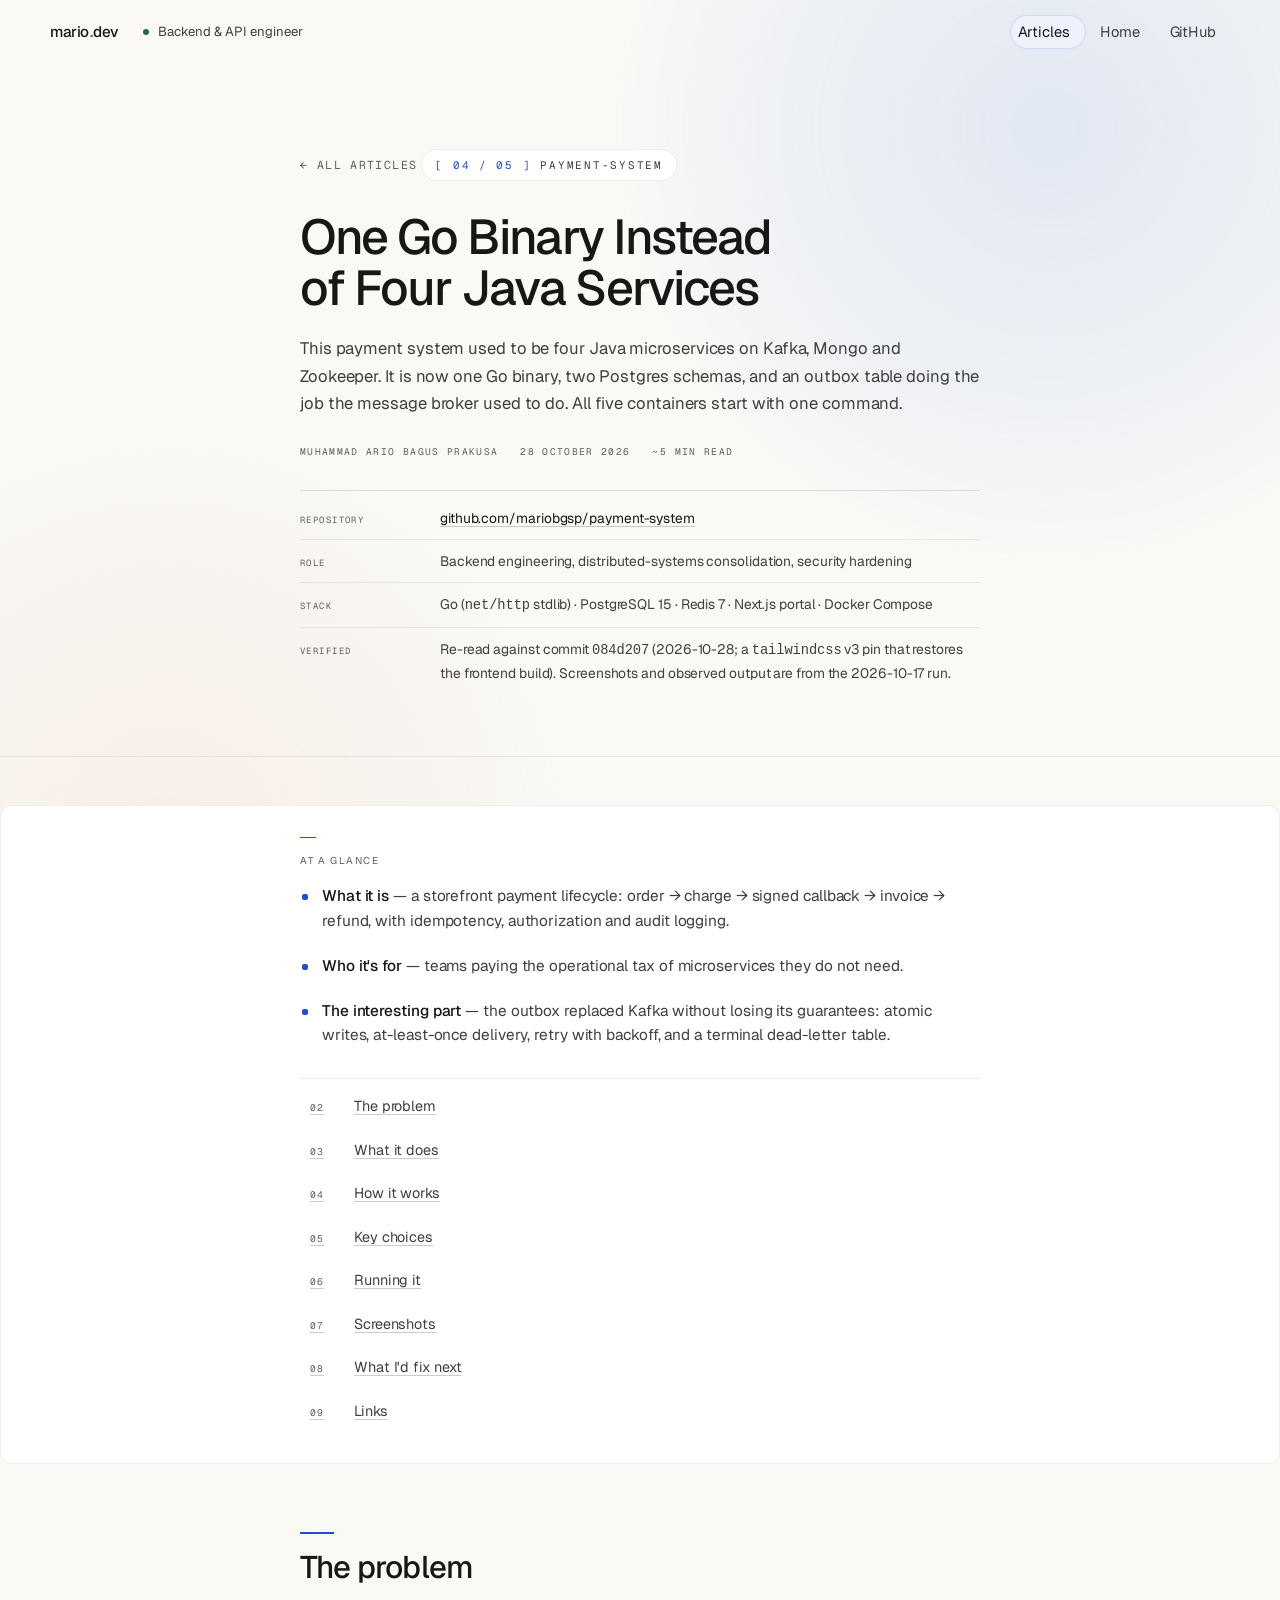
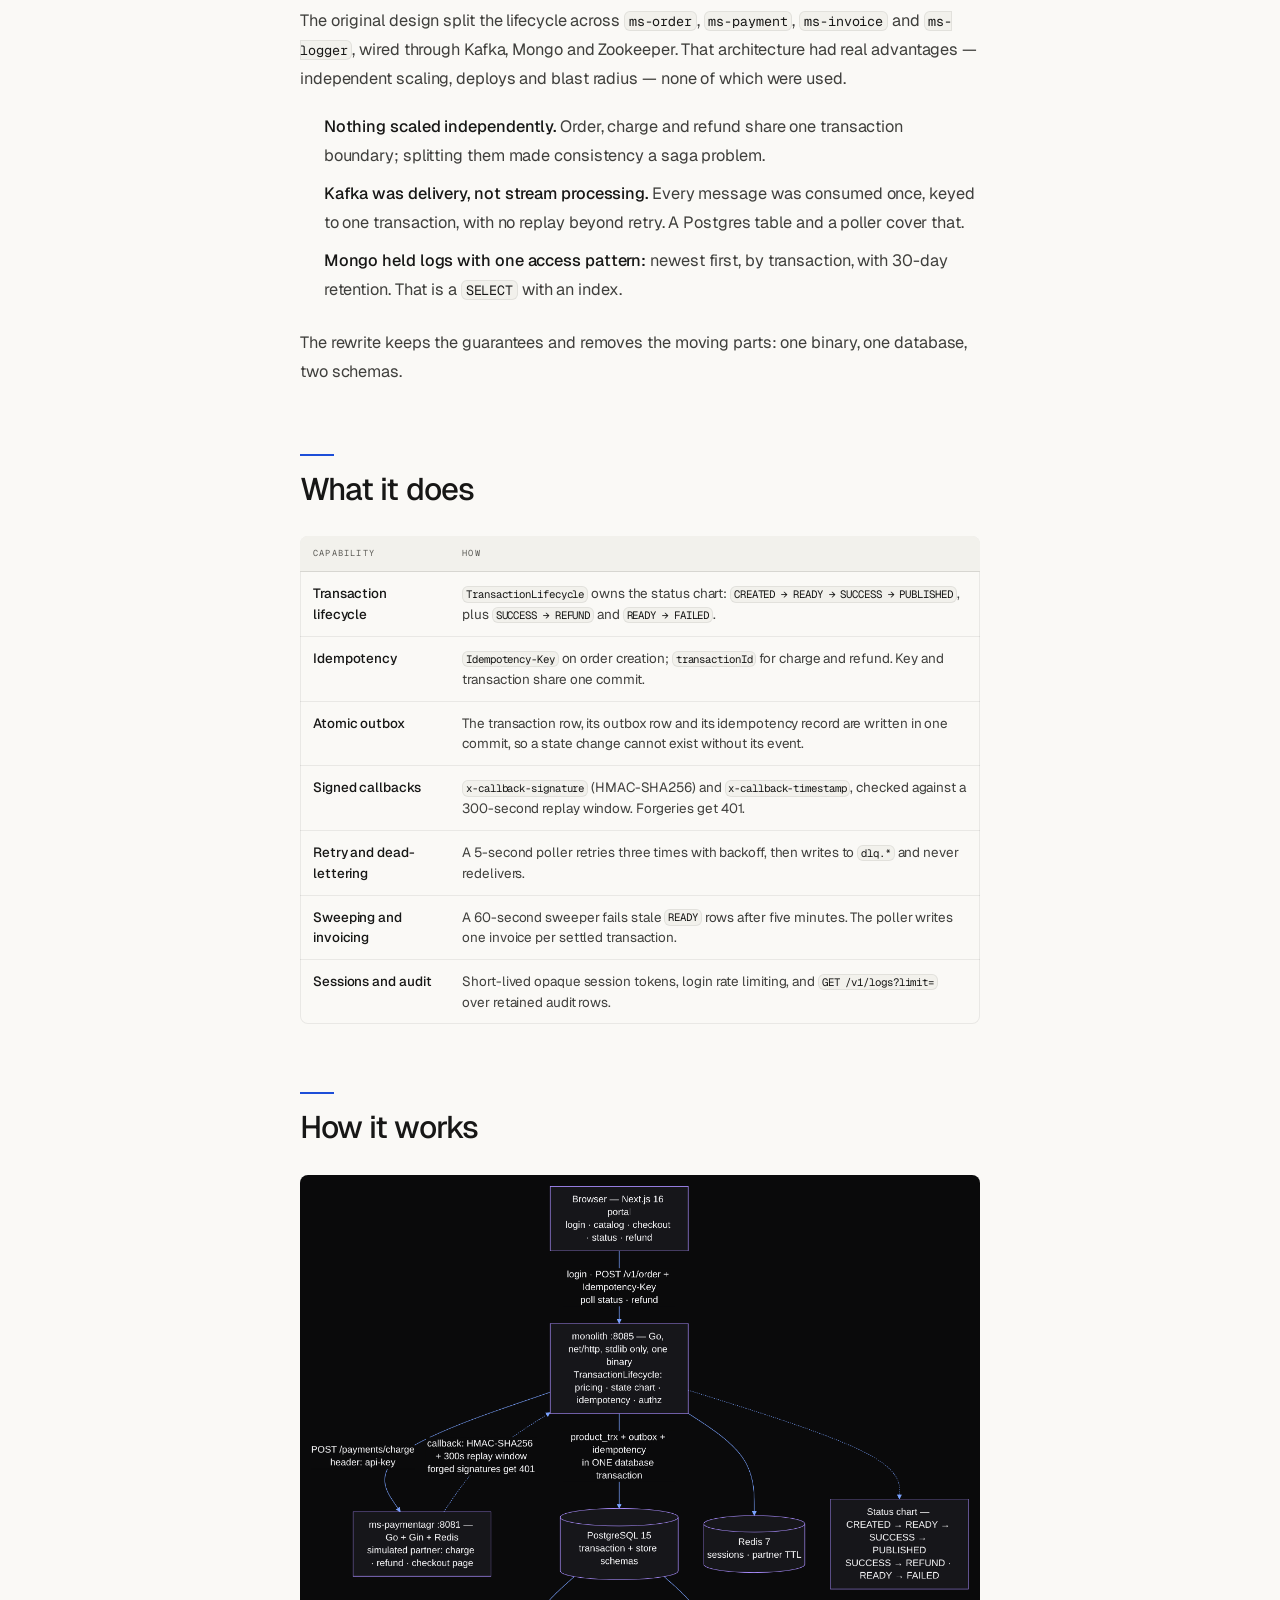
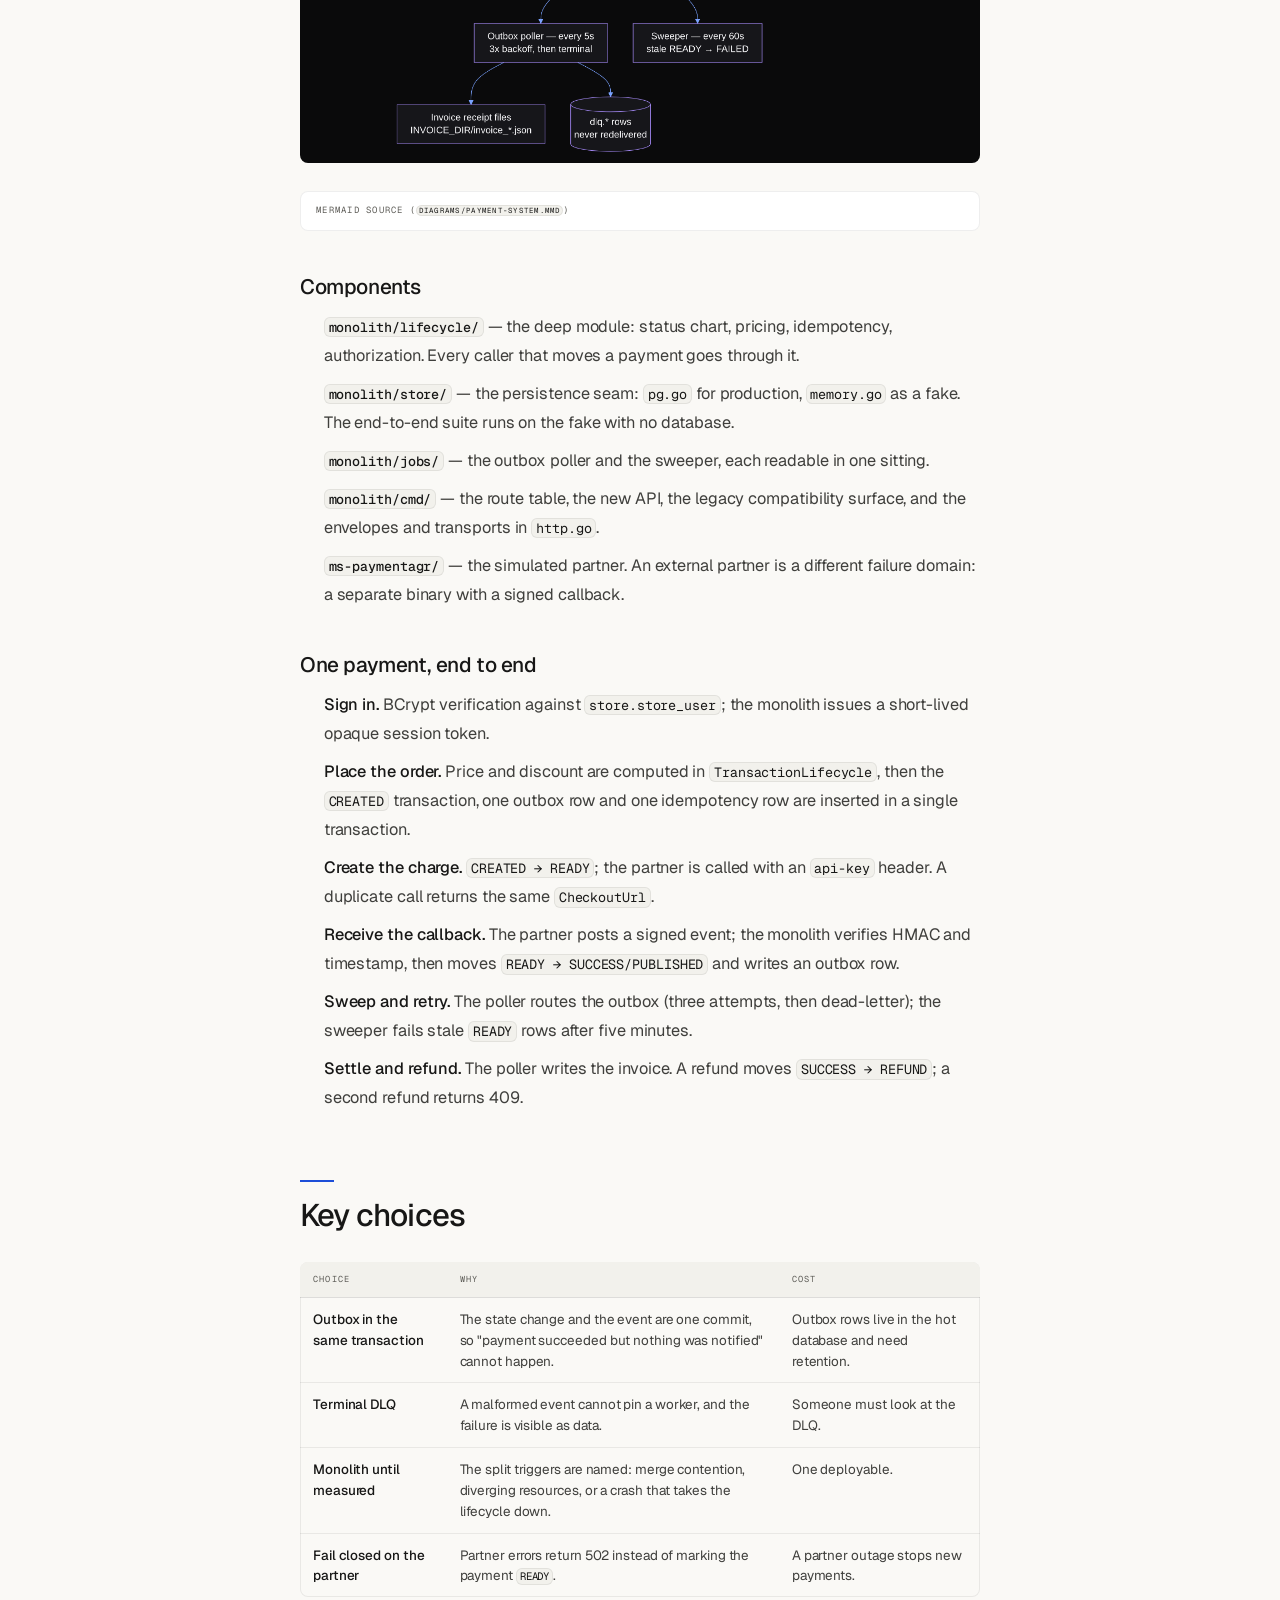
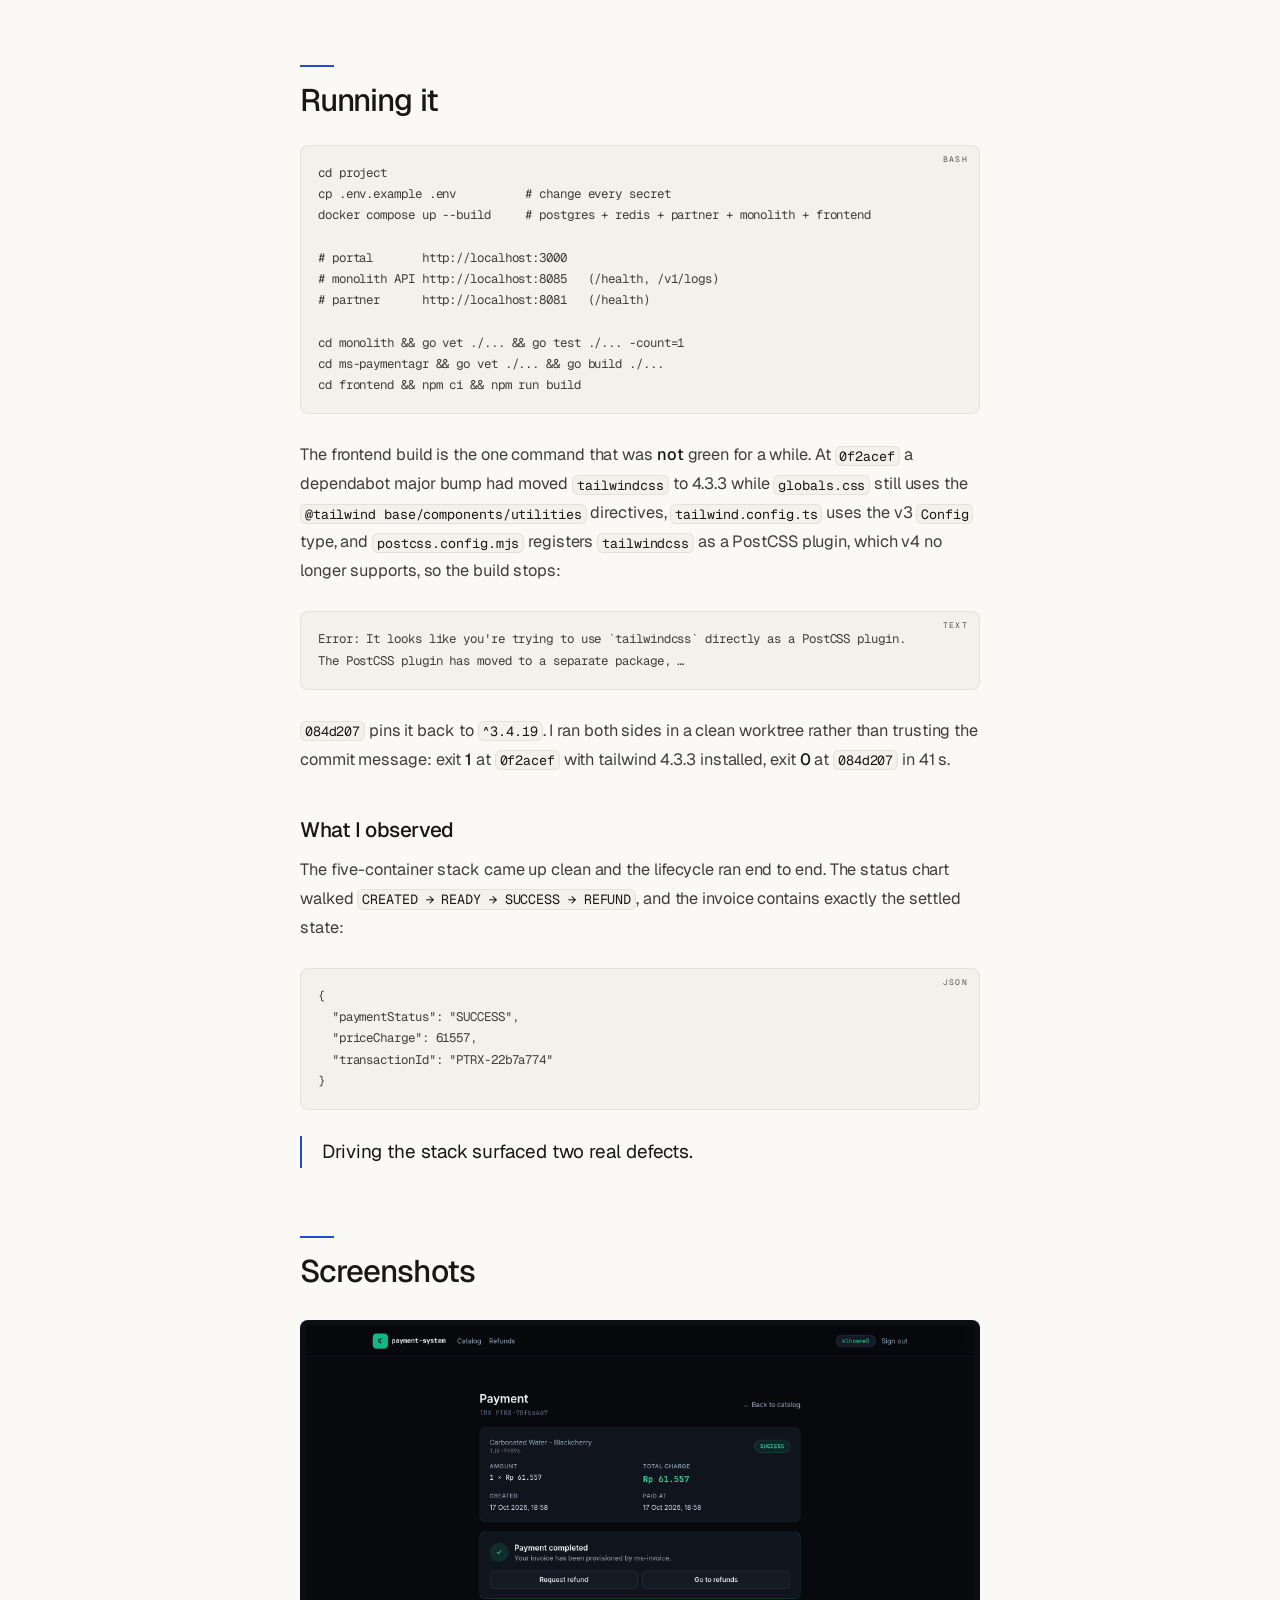
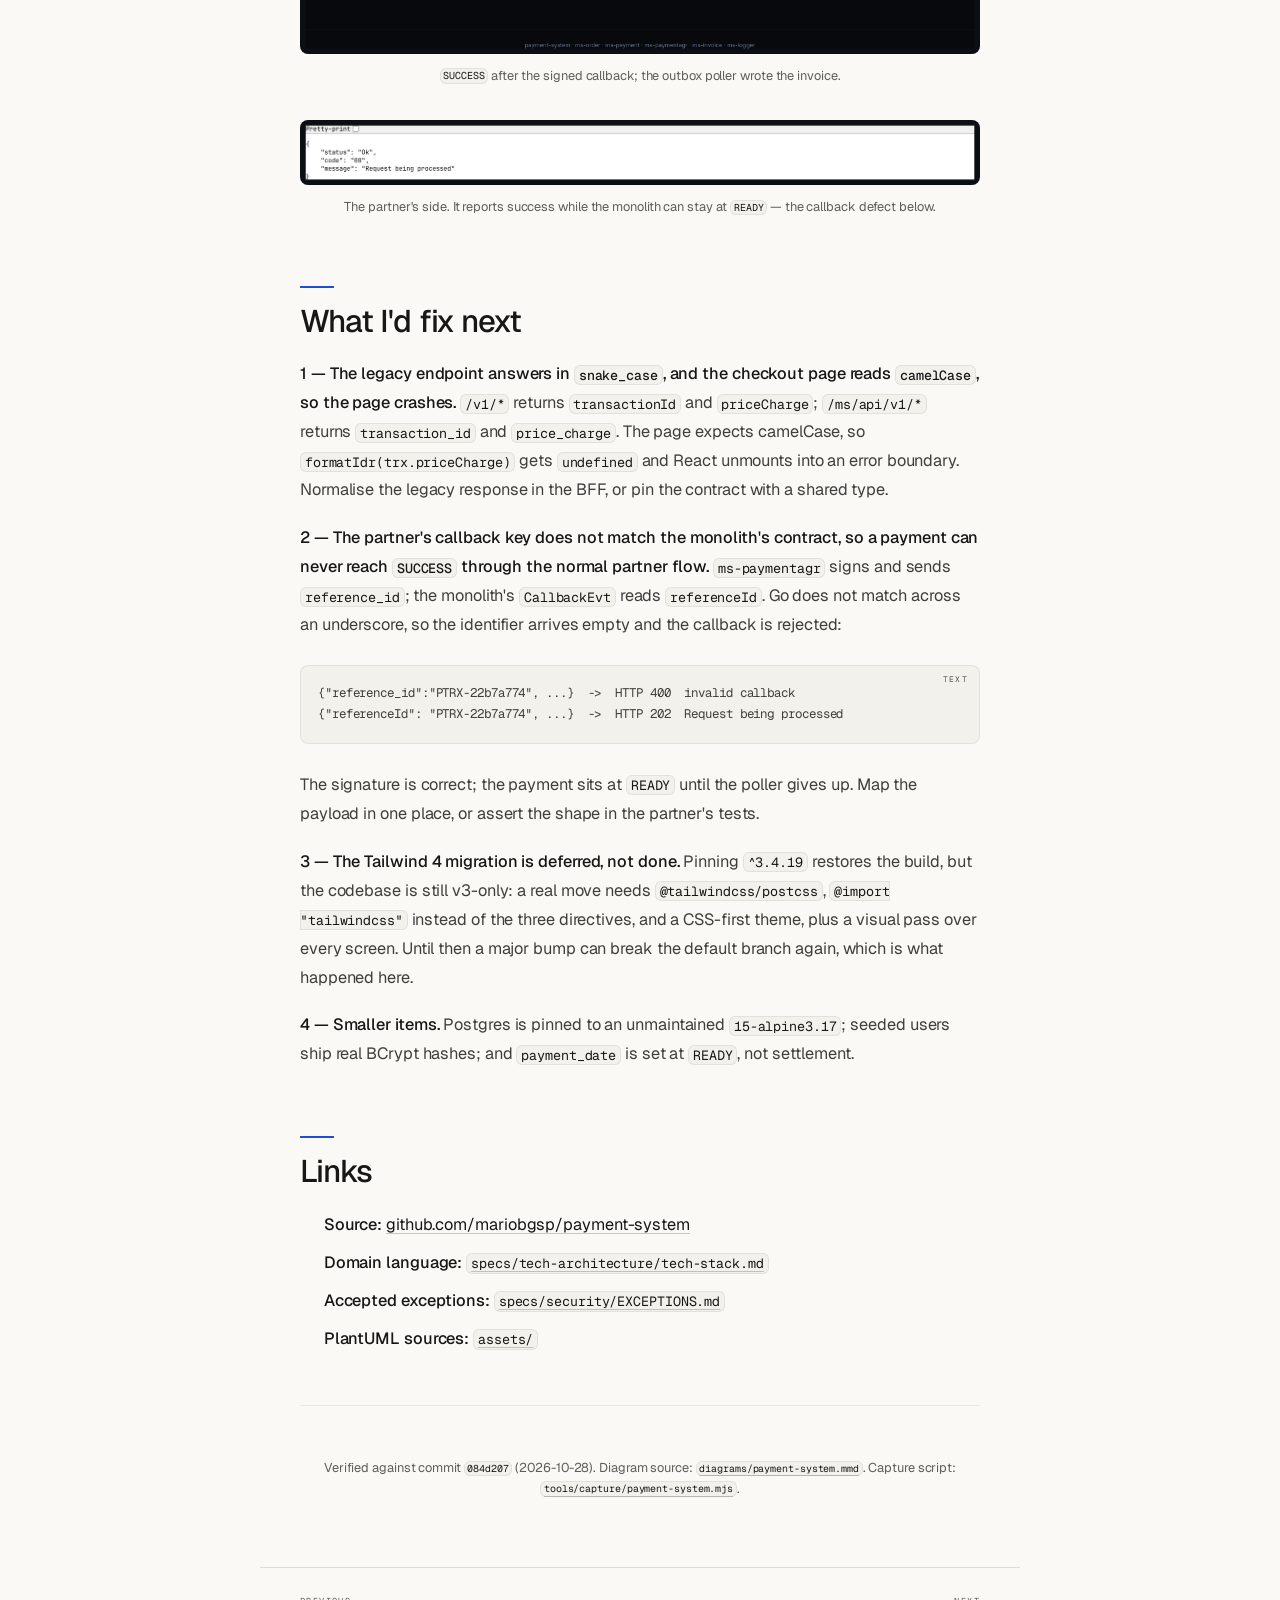
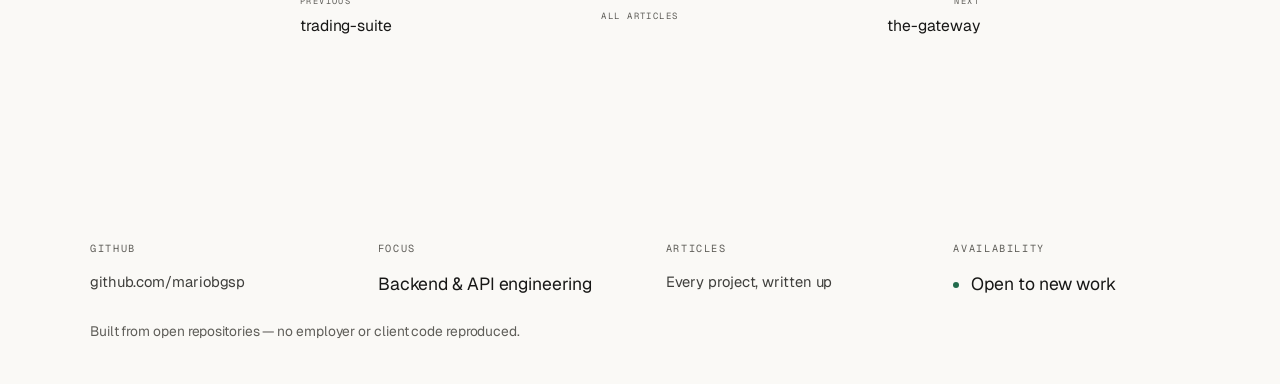
<file: articles/payment-system/index.html>
<!doctype html>
<html lang="en">
  <head>
    <meta charset="utf-8" />
    <meta name="viewport" content="width=device-width,initial-scale=1" />
    <title>One Go Binary Instead of Four Java Services</title>
    <meta name="description" content="This payment system used to be four Java microservices on Kafka, Mongo and Zookeeper. It is now one Go binary, two Postgres schemas, and an outbox table doing the job the message broker used to do. All five containers start with one command." />
    <meta name="author" content="Muhammad Ario Bagus Prakusa" />
    <meta name="robots" content="index, follow, max-image-preview:large" />
    <meta name="theme-color" content="#faf9f6" />
    <link rel="canonical" href="https://mariobgsp.github.io/articles/payment-system/" />
    <link rel="icon" href="data:image/svg+xml,%3Csvg xmlns='http://www.w3.org/2000/svg' viewBox='0 0 64 64'%3E%3Crect width='64' height='64' rx='14' fill='%23faf9f6'/%3E%3Cpath d='M20 44 32 18l12 26' stroke='%232b5fce' stroke-width='6' fill='none' stroke-linecap='round' stroke-linejoin='round'/%3E%3Cpath d='M25 36h14' stroke='%23171716' stroke-width='6' stroke-linecap='round'/%3E%3C/svg%3E" />
    <meta property="og:type" content="article" />
    <meta property="og:site_name" content="mario.dev" />
    <meta property="og:locale" content="en" />
    <meta property="og:url" content="https://mariobgsp.github.io/articles/payment-system/" />
    <meta property="og:title" content="One Go Binary Instead of Four Java Services" />
    <meta property="og:description" content="This payment system used to be four Java microservices on Kafka, Mongo and Zookeeper. It is now one Go binary, two Postgres schemas, and an outbox table doing the job the message broker used to do. All five containers start with one command." />
    <meta property="og:image" content="https://mariobgsp.github.io/assets/articles/og-payment-system.png" />
    <meta property="og:image:type" content="image/png" />
    <meta property="og:image:width" content="1200" />
    <meta property="og:image:height" content="630" />
    <meta property="og:image:alt" content="One Go Binary Instead of Four Java Services" />
    <meta name="twitter:card" content="summary_large_image" />
    <meta name="twitter:title" content="One Go Binary Instead of Four Java Services" />
    <meta name="twitter:description" content="This payment system used to be four Java microservices on Kafka, Mongo and Zookeeper. It is now one Go binary, two Postgres schemas, and an outbox table doing the job the message broker used to do. All five containers start with one command." />
    <meta name="twitter:image" content="https://mariobgsp.github.io/assets/articles/og-payment-system.png" />
    <link rel="preconnect" href="https://fonts.googleapis.com" />
    <link rel="preconnect" href="https://fonts.gstatic.com" crossorigin />
    <link href="https://fonts.googleapis.com/css2?family=Geist:wght@300;400;500;600&family=Geist+Mono:wght@400;500&display=swap" rel="stylesheet" />
    <link rel="stylesheet" href="../../assets/theme.css" />
    <link rel="stylesheet" href="../../assets/article.css" />
  </head>
  <body class="art-page">
    <div class="progress-track" aria-hidden="true"><span id="progressBar"></span></div>

    <header class="topnav">
      <div class="topnav-inner">
        <a class="nav-logo" href="/">mario<span class="logo-dot">.</span>dev</a>
        <span class="nav-status"><span class="led led-green" aria-hidden="true"></span> Backend &amp; API engineer</span>
        <ul class="nav-links">
          <li><a href="/articles/" class="active">Articles</a></li>
          <li><a href="/">Home</a></li>
          <li><a href="https://github.com/mariobgsp" target="_blank" rel="noopener">GitHub</a></li>
        </ul>
        <button class="nav-hamburger" type="button" aria-label="Open menu" aria-expanded="false"><span></span><span></span></button>
      </div>
    </header>

    <div class="nav-menu">
      <a href="/articles/">Articles</a>
      <a href="/">Home</a>
      <a href="https://github.com/mariobgsp" target="_blank" rel="noopener">GitHub</a>
    </div>

    <main class="page">
      <section class="art-hero anchor" id="top">
        <div class="container">
          <a class="crumb reveal" href="/articles/">&larr; All articles</a>
          <p class="kicker reveal"><b>[ 04 / 05 ]</b> payment-system</p>
          <h1 class="art-title reveal">One Go Binary Instead of Four Java Services</h1>
          <p class="art-standfirst reveal">This payment system used to be four Java microservices on Kafka, Mongo and Zookeeper. It is now one Go binary, two Postgres schemas, and an outbox table doing the job the message broker used to do. All five containers start with one command.</p>
          <p class="art-byline reveal">
            <span>Muhammad Ario Bagus Prakusa</span>
            <span>28 October 2026</span>
            <span>~5 min read</span>
          </p>
          <dl class="art-facts reveal">
            <div class="art-fact">
              <dt>Repository</dt>
              <dd><a href="https://github.com/mariobgsp/payment-system">github.com/mariobgsp/payment-system</a></dd>
            </div>
            <div class="art-fact">
              <dt>Role</dt>
              <dd>Backend engineering, distributed-systems consolidation, security hardening</dd>
            </div>
            <div class="art-fact">
              <dt>Stack</dt>
              <dd>Go (<code>net/http</code> stdlib) · PostgreSQL 15 · Redis 7 · Next.js portal · Docker Compose</dd>
            </div>
            <div class="art-fact">
              <dt>Verified</dt>
              <dd>Re-read against commit <code>084d207</code> (2026-10-28; a <code>tailwindcss</code> v3 pin that restores the frontend build). Screenshots and observed output are from the 2026-10-17 run.</dd>
            </div>
          </dl>
        </div>
      </section>

      <section class="art-block art-glance" id="at-a-glance">
        <div class="container">
          <article class="art-content">
            <h2>At a glance</h2>
<ul>
  <li><strong>What it is</strong> — a storefront payment lifecycle: order → charge → signed callback → invoice → refund, with idempotency, authorization and audit logging.</li>
  <li><strong>Who it's for</strong> — teams paying the operational tax of microservices they do not need.</li>
  <li><strong>The interesting part</strong> — the outbox replaced Kafka without losing its guarantees: atomic writes, at-least-once delivery, retry with backoff, and a terminal dead-letter table.</li>
</ul>
            <nav class="art-jump" aria-label="Article sections">
<a href="#the-problem"><span>02</span>The problem</a>
<a href="#what-it-does"><span>03</span>What it does</a>
<a href="#how-it-works"><span>04</span>How it works</a>
<a href="#key-choices"><span>05</span>Key choices</a>
<a href="#running-it"><span>06</span>Running it</a>
<a href="#screenshots"><span>07</span>Screenshots</a>
<a href="#what-id-fix-next"><span>08</span>What I&#x27;d fix next</a>
<a href="#links"><span>09</span>Links</a>
            </nav>
          </article>
        </div>
      </section>
      <section class="art-block" id="the-problem">
        <div class="container">
          <article class="art-content">
<h2 id="the-problem">The problem</h2>

<p>The original design split the lifecycle across <code>ms-order</code>, <code>ms-payment</code>, <code>ms-invoice</code> and <code>ms-logger</code>, wired through Kafka, Mongo and Zookeeper. That architecture had real advantages — independent scaling, deploys and blast radius — none of which were used.</p>

<ul>
  <li><strong>Nothing scaled independently.</strong> Order, charge and refund share one transaction boundary; splitting them made consistency a saga problem.</li>
  <li><strong>Kafka was delivery, not stream processing.</strong> Every message was consumed once, keyed to one transaction, with no replay beyond retry. A Postgres table and a poller cover that.</li>
  <li><strong>Mongo held logs with one access pattern:</strong> newest first, by transaction, with 30-day retention. That is a <code>SELECT</code> with an index.</li>
</ul>

<p>The rewrite keeps the guarantees and removes the moving parts: one binary, one database, two schemas.</p>
          </article>
        </div>
      </section>
      <section class="art-block" id="what-it-does">
        <div class="container">
          <article class="art-content">
<h2 id="what-it-does">What it does</h2>

<div class="table-wrap"><table>
<thead><tr><th>Capability</th><th>How</th></tr></thead>
<tbody><tr><td><strong>Transaction lifecycle</strong></td><td><code>TransactionLifecycle</code> owns the status chart: <code>CREATED → READY → SUCCESS → PUBLISHED</code>, plus <code>SUCCESS → REFUND</code> and <code>READY → FAILED</code>.</td></tr><tr><td><strong>Idempotency</strong></td><td><code>Idempotency-Key</code> on order creation; <code>transactionId</code> for charge and refund. Key and transaction share one commit.</td></tr><tr><td><strong>Atomic outbox</strong></td><td>The transaction row, its outbox row and its idempotency record are written in one commit, so a state change cannot exist without its event.</td></tr><tr><td><strong>Signed callbacks</strong></td><td><code>x-callback-signature</code> (HMAC-SHA256) and <code>x-callback-timestamp</code>, checked against a 300-second replay window. Forgeries get 401.</td></tr><tr><td><strong>Retry and dead-lettering</strong></td><td>A 5-second poller retries three times with backoff, then writes to <code>dlq.*</code> and never redelivers.</td></tr><tr><td><strong>Sweeping and invoicing</strong></td><td>A 60-second sweeper fails stale <code>READY</code> rows after five minutes. The poller writes one invoice per settled transaction.</td></tr><tr><td><strong>Sessions and audit</strong></td><td>Short-lived opaque session tokens, login rate limiting, and <code>GET /v1/logs?limit=</code> over retained audit rows.</td></tr></tbody>
</table></div>
          </article>
        </div>
      </section>
      <section class="art-block" id="how-it-works">
        <div class="container">
          <article class="art-content">
<h2 id="how-it-works">How it works</h2>

<img src="/assets/articles/payment-system-architecture-dark.png" alt="payment-system architecture" loading="lazy" decoding="async" />

<details>

<summary>Mermaid source (<code>diagrams/payment-system.mmd</code>)</summary>

<pre class="code-block" data-lang="mermaid"><code>flowchart TD
  FE[&quot;Browser — Next.js 16 portal&lt;br/&gt;login · catalog · checkout · status · refund&quot;]

  MONO[&quot;monolith :8085 — Go, net/http, stdlib only, one binary&lt;br/&gt;TransactionLifecycle: pricing · state chart · idempotency · authz&quot;]

  PARTNER[&quot;ms-paymentagr :8081 — Go + Gin + Redis&lt;br/&gt;simulated partner: charge · refund · checkout page&quot;]

  PG[(&quot;PostgreSQL 15&lt;br/&gt;transaction + store schemas&quot;)]
  REDIS[(&quot;Redis 7&lt;br/&gt;sessions · partner TTL&quot;)]
  POLL[&quot;Outbox poller — every 5s&lt;br/&gt;3x backoff, then terminal&quot;]
  INV[&quot;Invoice receipt files&lt;br/&gt;INVOICE_DIR/invoice_*.json&quot;]
  DLQ[(&quot;dlq.* rows&lt;br/&gt;never redelivered&quot;)]
  SWEEP[&quot;Sweeper — every 60s&lt;br/&gt;stale READY → FAILED&quot;]
  FLOW[&quot;Status chart — CREATED → READY → SUCCESS → PUBLISHED&lt;br/&gt;SUCCESS → REFUND · READY → FAILED&quot;]

  FE --&gt;|&quot;login · POST /v1/order + Idempotency-Key&lt;br/&gt;poll status · refund&quot;| MONO
  MONO --&gt;|&quot;product_trx + outbox + idempotency&lt;br/&gt;in ONE database transaction&quot;| PG
  MONO --&gt;|&quot;POST /payments/charge&lt;br/&gt;header: api-key&quot;| PARTNER
  PARTNER -.-&gt;|&quot;callback: HMAC-SHA256 + 300s replay window&lt;br/&gt;forged signatures get 401&quot;| MONO
  MONO --&gt; REDIS
  PG --&gt; POLL
  POLL --&gt; INV
  POLL --&gt; DLQ
  PG --&gt; SWEEP
  MONO -.-&gt; FLOW</code></pre>

</details>

<h3 id="components">Components</h3>

<ul>
  <li><strong><code>monolith/lifecycle/</code></strong> — the deep module: status chart, pricing, idempotency, authorization. Every caller that moves a payment goes through it.</li>
  <li><strong><code>monolith/store/</code></strong> — the persistence seam: <code>pg.go</code> for production, <code>memory.go</code> as a fake. The end-to-end suite runs on the fake with no database.</li>
  <li><strong><code>monolith/jobs/</code></strong> — the outbox poller and the sweeper, each readable in one sitting.</li>
  <li><strong><code>monolith/cmd/</code></strong> — the route table, the new API, the legacy compatibility surface, and the envelopes and transports in <code>http.go</code>.</li>
  <li><strong><code>ms-paymentagr/</code></strong> — the simulated partner. An external partner is a different failure domain: a separate binary with a signed callback.</li>
</ul>

<h3 id="one-payment-end-to-end">One payment, end to end</h3>

<ol>
  <li><strong>Sign in.</strong> BCrypt verification against <code>store.store_user</code>; the monolith issues a short-lived opaque session token.</li>
  <li><strong>Place the order.</strong> Price and discount are computed in <code>TransactionLifecycle</code>, then the <code>CREATED</code> transaction, one outbox row and one idempotency row are inserted in a single transaction.</li>
  <li><strong>Create the charge.</strong> <code>CREATED → READY</code>; the partner is called with an <code>api-key</code> header. A duplicate call returns the same <code>CheckoutUrl</code>.</li>
  <li><strong>Receive the callback.</strong> The partner posts a signed event; the monolith verifies HMAC and timestamp, then moves <code>READY → SUCCESS/PUBLISHED</code> and writes an outbox row.</li>
  <li><strong>Sweep and retry.</strong> The poller routes the outbox (three attempts, then dead-letter); the sweeper fails stale <code>READY</code> rows after five minutes.</li>
  <li><strong>Settle and refund.</strong> The poller writes the invoice. A refund moves <code>SUCCESS → REFUND</code>; a second refund returns 409.</li>
</ol>
          </article>
        </div>
      </section>
      <section class="art-block" id="key-choices">
        <div class="container">
          <article class="art-content">
<h2 id="key-choices">Key choices</h2>

<div class="table-wrap"><table>
<thead><tr><th>Choice</th><th>Why</th><th>Cost</th></tr></thead>
<tbody><tr><td><strong>Outbox in the same transaction</strong></td><td>The state change and the event are one commit, so "payment succeeded but nothing was notified" cannot happen.</td><td>Outbox rows live in the hot database and need retention.</td></tr><tr><td><strong>Terminal DLQ</strong></td><td>A malformed event cannot pin a worker, and the failure is visible as data.</td><td>Someone must look at the DLQ.</td></tr><tr><td><strong>Monolith until measured</strong></td><td>The split triggers are named: merge contention, diverging resources, or a crash that takes the lifecycle down.</td><td>One deployable.</td></tr><tr><td><strong>Fail closed on the partner</strong></td><td>Partner errors return 502 instead of marking the payment <code>READY</code>.</td><td>A partner outage stops new payments.</td></tr></tbody>
</table></div>
          </article>
        </div>
      </section>
      <section class="art-block" id="running-it">
        <div class="container">
          <article class="art-content">
<h2 id="running-it">Running it</h2>

<pre class="code-block" data-lang="bash"><code>cd project
cp .env.example .env          # change every secret
docker compose up --build     # postgres + redis + partner + monolith + frontend

# portal       http://localhost:3000
# monolith API http://localhost:8085   (/health, /v1/logs)
# partner      http://localhost:8081   (/health)

cd monolith &amp;&amp; go vet ./... &amp;&amp; go test ./... -count=1
cd ms-paymentagr &amp;&amp; go vet ./... &amp;&amp; go build ./...
cd frontend &amp;&amp; npm ci &amp;&amp; npm run build</code></pre>

<p>The frontend build is the one command that was <strong>not</strong> green for a while. At <code>0f2acef</code> a dependabot major bump had moved <code>tailwindcss</code> to 4.3.3 while <code>globals.css</code> still uses the <code>@tailwind base/components/utilities</code> directives, <code>tailwind.config.ts</code> uses the v3 <code>Config</code> type, and <code>postcss.config.mjs</code> registers <code>tailwindcss</code> as a PostCSS plugin, which v4 no longer supports, so the build stops:</p>

<pre class="code-block" data-lang="text"><code>Error: It looks like you&#x27;re trying to use `tailwindcss` directly as a PostCSS plugin.
The PostCSS plugin has moved to a separate package, …</code></pre>

<p><code>084d207</code> pins it back to <code>^3.4.19</code>. I ran both sides in a clean worktree rather than trusting the commit message: exit <strong>1</strong> at <code>0f2acef</code> with tailwind 4.3.3 installed, exit <strong>0</strong> at <code>084d207</code> in 41 s.</p>

<h3 id="what-i-observed">What I observed</h3>

<p>The five-container stack came up clean and the lifecycle ran end to end. The status chart walked <code>CREATED → READY → SUCCESS → REFUND</code>, and the invoice contains exactly the settled state:</p>

<pre class="code-block" data-lang="json"><code>{
  &quot;paymentStatus&quot;: &quot;SUCCESS&quot;,
  &quot;priceCharge&quot;: 61557,
  &quot;transactionId&quot;: &quot;PTRX-22b7a774&quot;
}</code></pre>

<p class="pull-quote">Driving the stack surfaced two real defects.</p>
          </article>
        </div>
      </section>
      <section class="art-block" id="screenshots">
        <div class="container">
          <article class="art-content">
<h2 id="screenshots">Screenshots</h2>

<img src="/assets/articles/payment-system-checkout-success.png" alt="Checkout — SUCCESS" loading="lazy" decoding="async" />

<p class="fig-caption"><code>SUCCESS</code> after the signed callback; the outbox poller wrote the invoice.</p>

<img src="/assets/articles/payment-system-partner-checkout.png" alt="The partner&#x27;s checkout endpoint" loading="lazy" decoding="async" />

<p class="fig-caption">The partner's side. It reports success while the monolith can stay at <code>READY</code> — the callback defect below.</p>
          </article>
        </div>
      </section>
      <section class="art-block" id="what-id-fix-next">
        <div class="container">
          <article class="art-content">
<h2 id="what-id-fix-next">What I'd fix next</h2>

<p><strong>1 — The legacy endpoint answers in <code>snake_case</code>, and the checkout page reads <code>camelCase</code>, so the page crashes.</strong> <code>/v1/*</code> returns <code>transactionId</code> and <code>priceCharge</code>; <code>/ms/api/v1/*</code> returns <code>transaction_id</code> and <code>price_charge</code>. The page expects camelCase, so <code>formatIdr(trx.priceCharge)</code> gets <code>undefined</code> and React unmounts into an error boundary. Normalise the legacy response in the BFF, or pin the contract with a shared type.</p>

<p><strong>2 — The partner's callback key does not match the monolith's contract, so a payment can never reach <code>SUCCESS</code> through the normal partner flow.</strong> <code>ms-paymentagr</code> signs and sends <code>reference_id</code>; the monolith's <code>CallbackEvt</code> reads <code>referenceId</code>. Go does not match across an underscore, so the identifier arrives empty and the callback is rejected:</p>

<pre class="code-block" data-lang="text"><code>{&quot;reference_id&quot;:&quot;PTRX-22b7a774&quot;, ...}  -&gt;  HTTP 400  invalid callback
{&quot;referenceId&quot;: &quot;PTRX-22b7a774&quot;, ...}  -&gt;  HTTP 202  Request being processed</code></pre>

<p>The signature is correct; the payment sits at <code>READY</code> until the poller gives up. Map the payload in one place, or assert the shape in the partner's tests.</p>

<p><strong>3 — The Tailwind 4 migration is deferred, not done.</strong> Pinning <code>^3.4.19</code> restores the build, but the codebase is still v3-only: a real move needs <code>@tailwindcss/postcss</code>, <code>@import &quot;tailwindcss&quot;</code> instead of the three directives, and a CSS-first theme, plus a visual pass over every screen. Until then a major bump can break the default branch again, which is what happened here.</p>

<p><strong>4 — Smaller items.</strong> Postgres is pinned to an unmaintained <code>15-alpine3.17</code>; seeded users ship real BCrypt hashes; and <code>payment_date</code> is set at <code>READY</code>, not settlement.</p>
          </article>
        </div>
      </section>
      <section class="art-block" id="links">
        <div class="container">
          <article class="art-content">
<h2 id="links">Links</h2>

<ul>
  <li><strong>Source:</strong> <a href="https://github.com/mariobgsp/payment-system">github.com/mariobgsp/payment-system</a></li>
  <li><strong>Domain language:</strong> <a href="https://github.com/mariobgsp/payment-system/blob/master/specs/tech-architecture/tech-stack.md"><code>specs/tech-architecture/tech-stack.md</code></a></li>
  <li><strong>Accepted exceptions:</strong> <a href="https://github.com/mariobgsp/payment-system/blob/master/specs/security/EXCEPTIONS.md"><code>specs/security/EXCEPTIONS.md</code></a></li>
  <li><strong>PlantUML sources:</strong> <a href="https://github.com/mariobgsp/payment-system/tree/master/assets"><code>assets/</code></a></li>
</ul>

<hr />

<p class="fig-caption">Verified against commit <code>084d207</code> (2026-10-28). Diagram source: <a href="https://github.com/mariobgsp/articles/blob/main/diagrams/payment-system.mmd"><code>diagrams/payment-system.mmd</code></a>. Capture script: <a href="https://github.com/mariobgsp/articles/blob/main/tools/capture/payment-system.mjs"><code>tools/capture/payment-system.mjs</code></a>.</p>
          </article>
        </div>
      </section>

      <nav class="art-next container" aria-label="More articles">
<a class="art-next-link" href="/articles/trading-suite/"><span>Previous</span><b>trading-suite</b></a>
        <a class="art-next-all" href="/articles/">All articles</a>
<a class="art-next-link art-next-link--right" href="/articles/the-gateway/"><span>Next</span><b>the-gateway</b></a>
      </nav>

      <script type="application/ld+json">{"@context":"https://schema.org","@type":"TechArticle","headline":"One Go Binary Instead of Four Java Services","description":"This payment system used to be four Java microservices on Kafka, Mongo and Zookeeper. It is now one Go binary, two Postgres schemas, and an outbox table doing the job the message broker used to do. All five containers start with one command.","url":"https://mariobgsp.github.io/articles/payment-system/","mainEntityOfPage":"https://mariobgsp.github.io/articles/payment-system/","author":{"@type":"Person","name":"Muhammad Ario Bagus Prakusa","url":"https://mariobgsp.github.io/"},"keywords":"Go (net/http stdlib) · PostgreSQL 15 · Redis 7 · Next.js portal · Docker Compose","image":"https://mariobgsp.github.io/assets/articles/payment-system-architecture-dark.png"}</script>
    </main>

    <footer class="footer" id="contact">
      <div class="container">
        <div class="footer-grid">
          <div class="footer-col">
            <h3>GitHub</h3>
            <a href="https://github.com/mariobgsp" target="_blank" rel="noopener">github.com/mariobgsp</a>
          </div>
          <div class="footer-col">
            <h3>Focus</h3>
            <span>Backend &amp; API engineering</span>
          </div>
          <div class="footer-col">
            <h3>Articles</h3>
            <a href="/articles/">Every project, written up</a>
          </div>
          <div class="footer-col">
            <h3>Availability</h3>
            <span><span class="led led-green" aria-hidden="true"></span> Open to new work</span>
          </div>
        </div>
        <p class="mono-tag" style="margin-top: 22px">
          Built from open repositories &mdash; no employer or client code reproduced.
        </p>
      </div>
    </footer>

    <script src="../../assets/site.js"></script>
  </body>
</html>
</file>
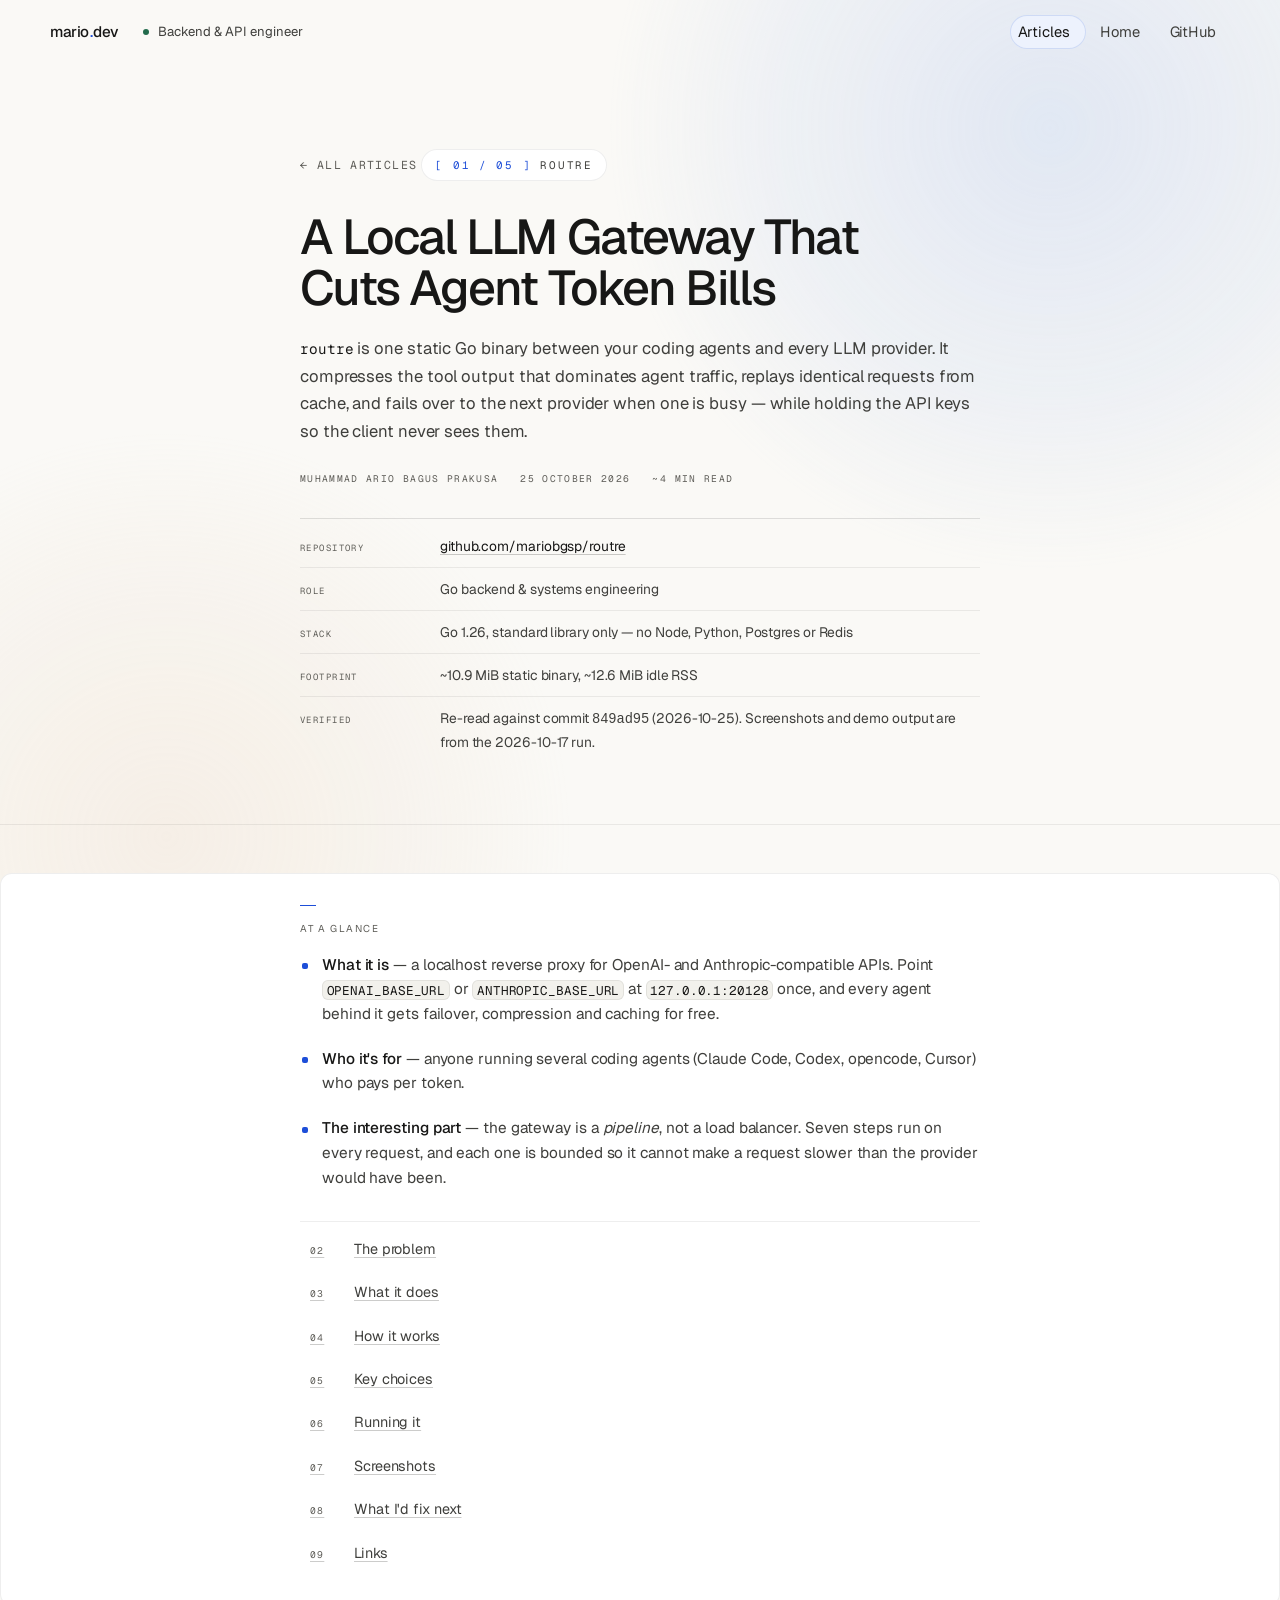
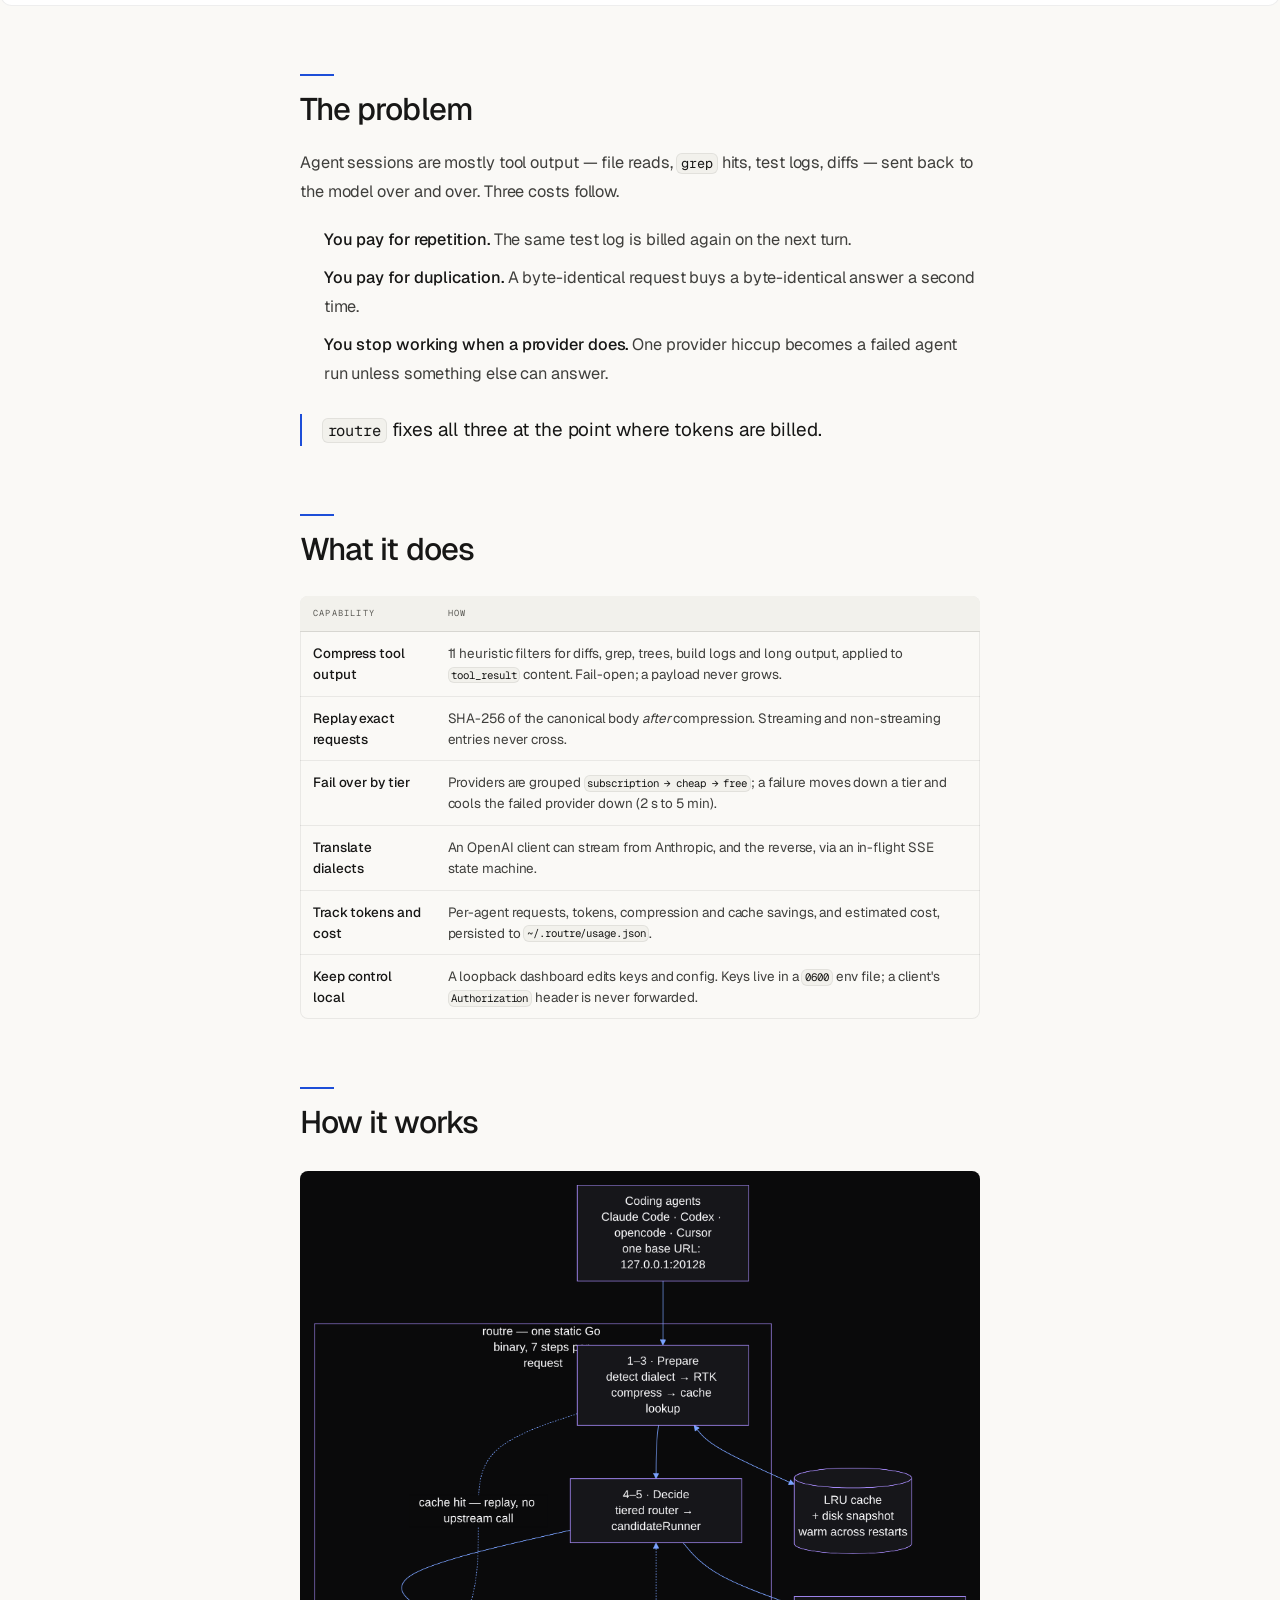
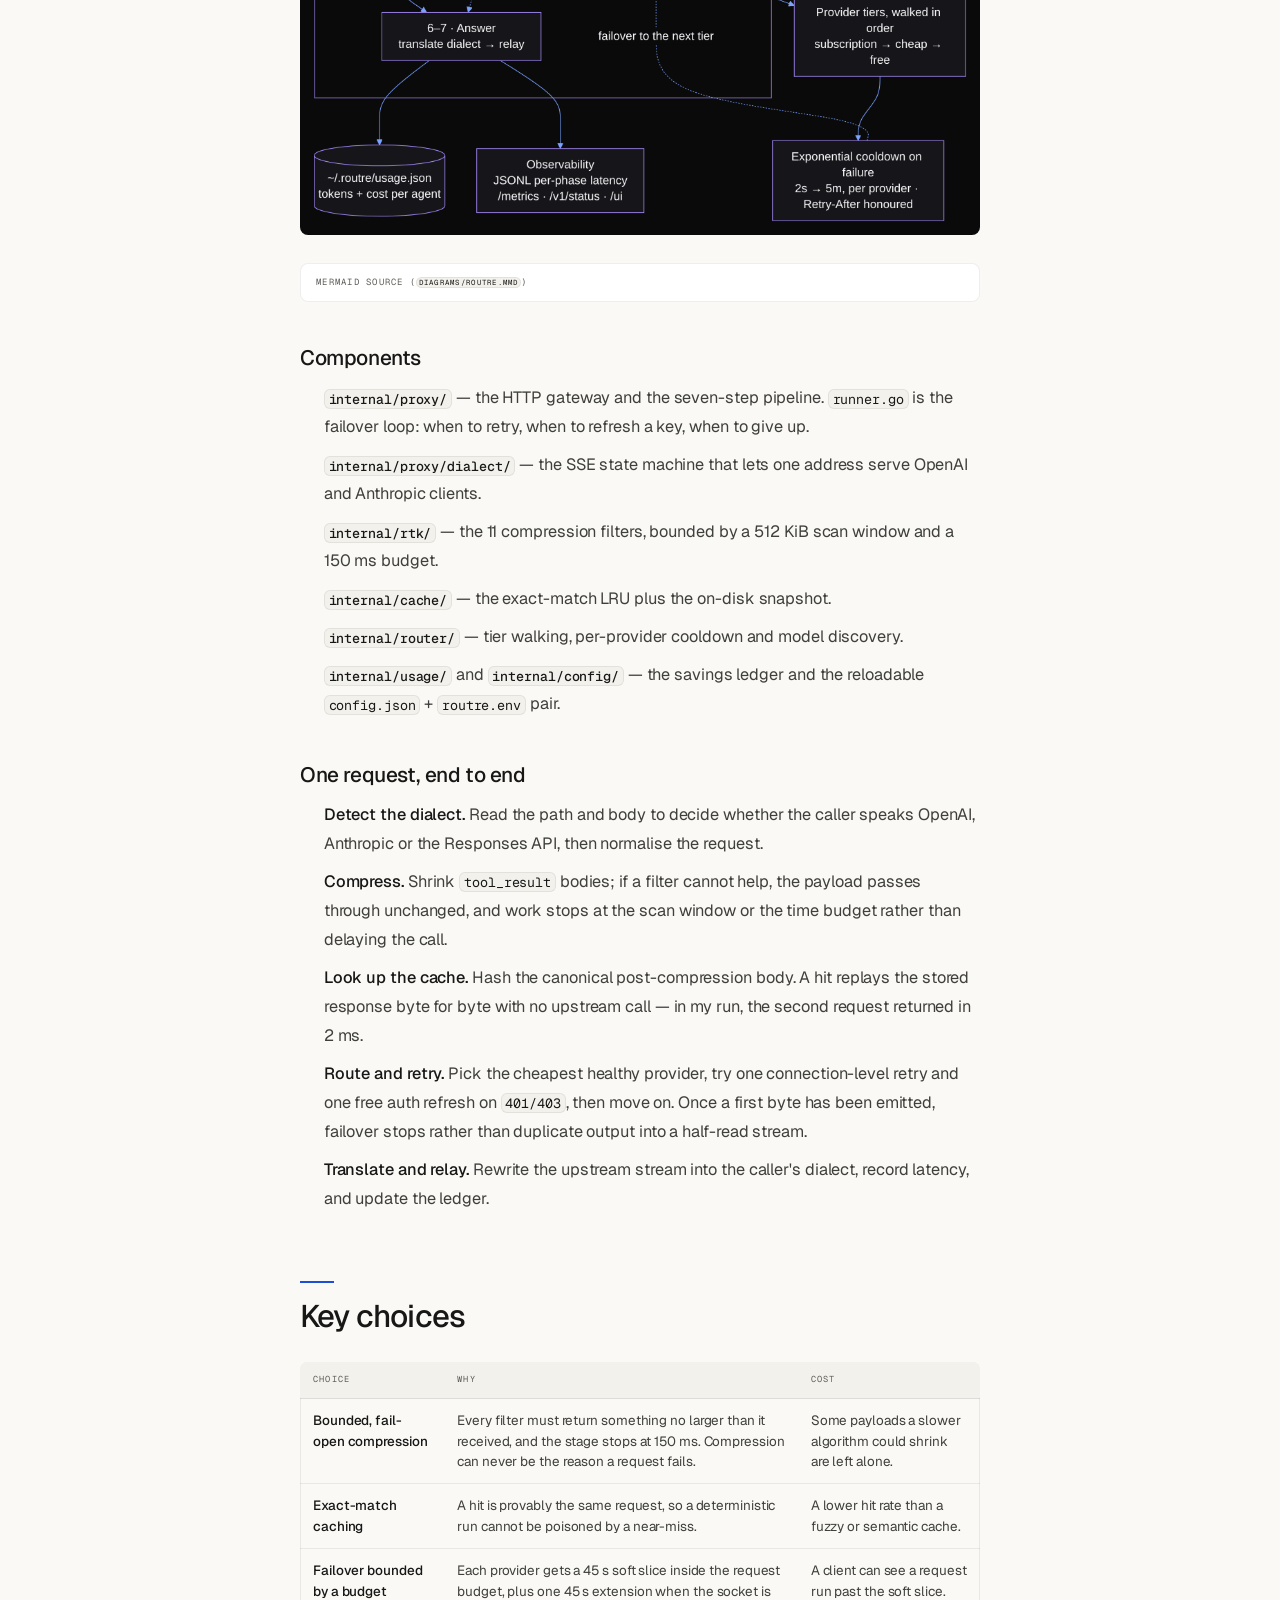
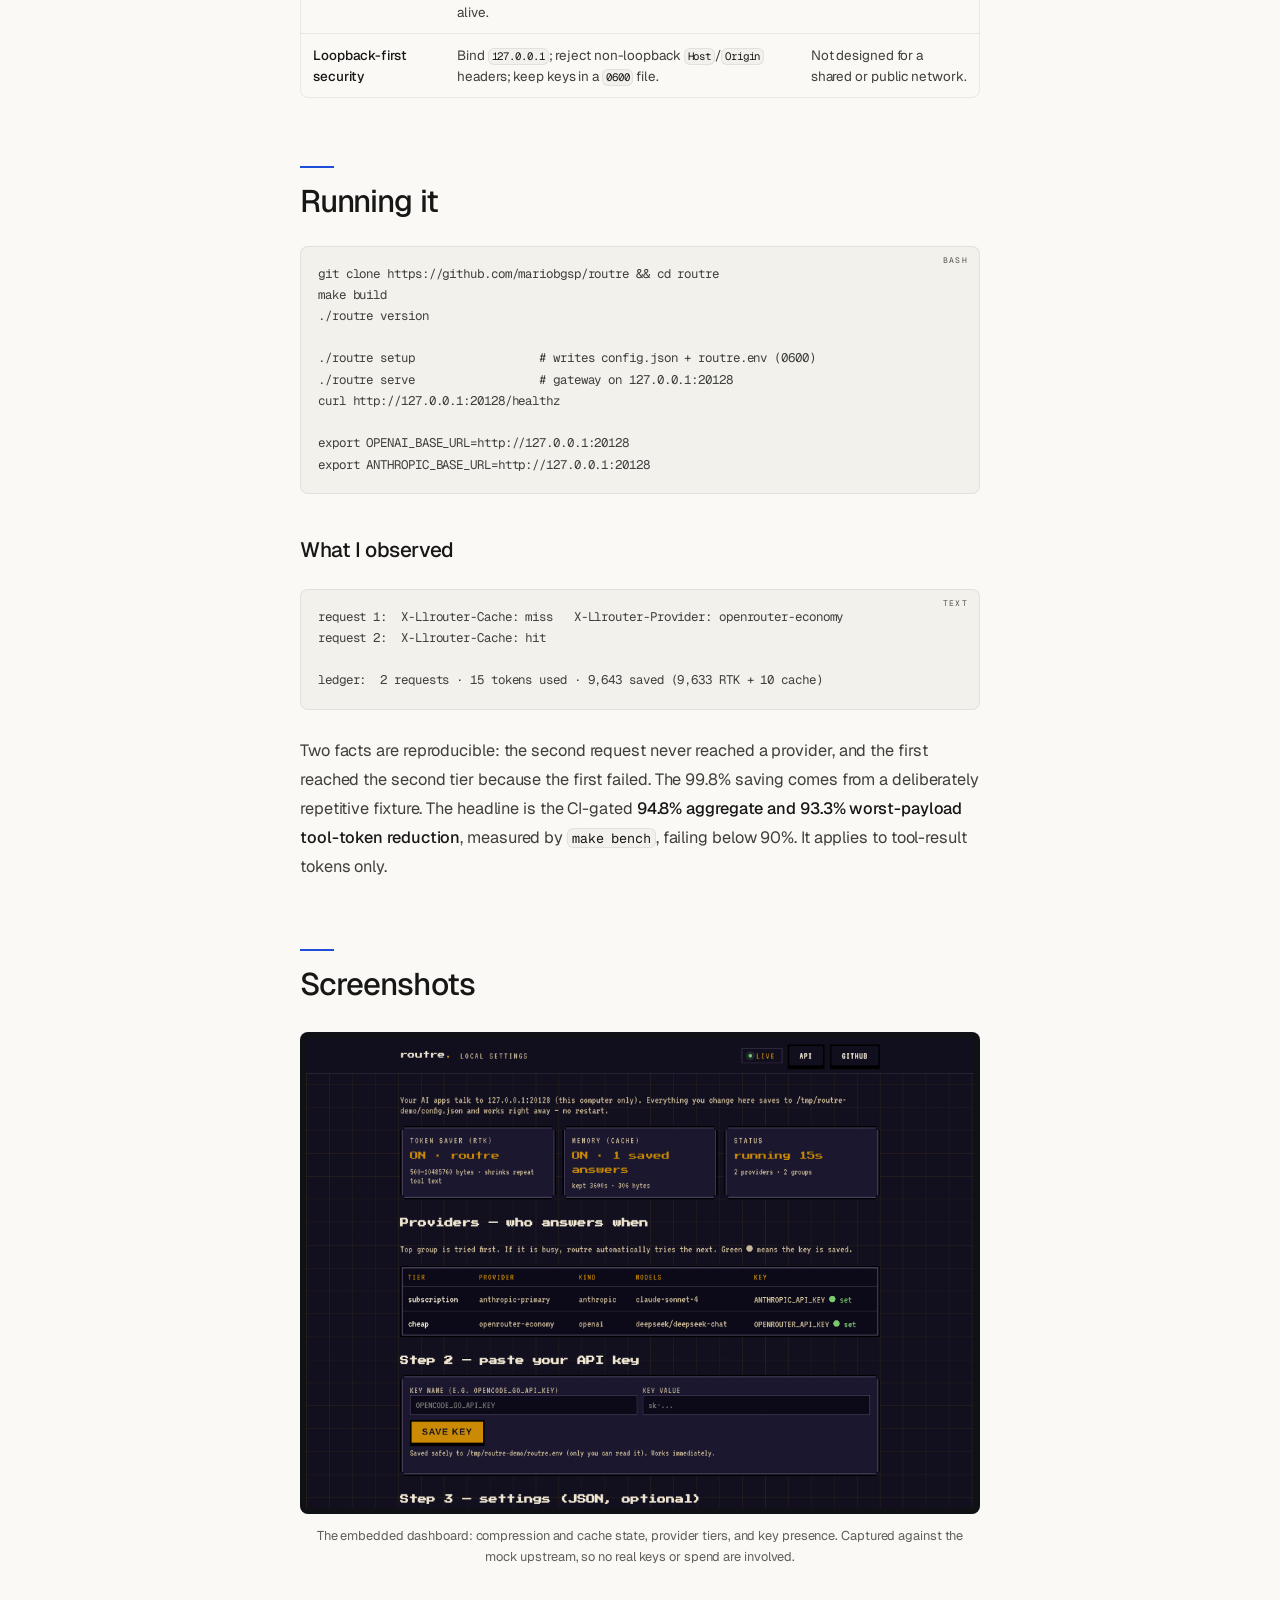
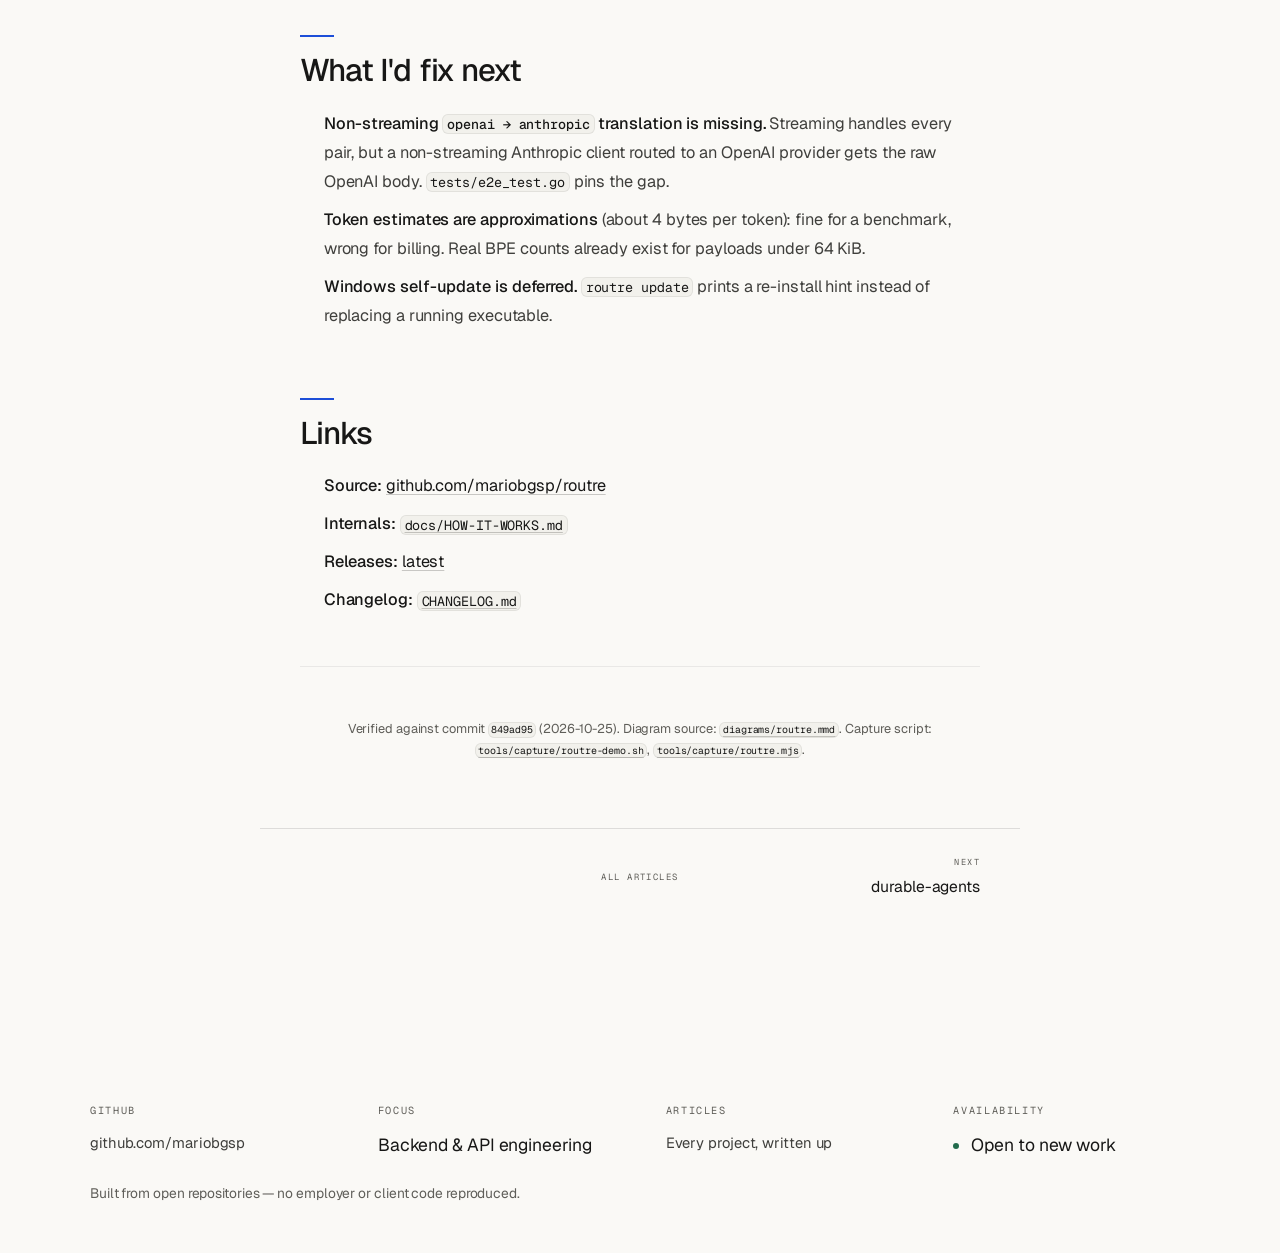
<file: articles/routre/index.html>
<!doctype html>
<html lang="en">
  <head>
    <meta charset="utf-8" />
    <meta name="viewport" content="width=device-width,initial-scale=1" />
    <title>A Local LLM Gateway That Cuts Agent Token Bills</title>
    <meta name="description" content="routre is one static Go binary between your coding agents and every LLM provider. It compresses the tool output that dominates agent traffic, replays identical requests from cache, and fails over to the next provider when one is busy — while holding the API keys so the client never sees them." />
    <meta name="author" content="Muhammad Ario Bagus Prakusa" />
    <meta name="robots" content="index, follow, max-image-preview:large" />
    <meta name="theme-color" content="#faf9f6" />
    <link rel="canonical" href="https://mariobgsp.github.io/articles/routre/" />
    <link rel="icon" href="data:image/svg+xml,%3Csvg xmlns='http://www.w3.org/2000/svg' viewBox='0 0 64 64'%3E%3Crect width='64' height='64' rx='14' fill='%23faf9f6'/%3E%3Cpath d='M20 44 32 18l12 26' stroke='%232b5fce' stroke-width='6' fill='none' stroke-linecap='round' stroke-linejoin='round'/%3E%3Cpath d='M25 36h14' stroke='%23171716' stroke-width='6' stroke-linecap='round'/%3E%3C/svg%3E" />
    <meta property="og:type" content="article" />
    <meta property="og:site_name" content="mario.dev" />
    <meta property="og:locale" content="en" />
    <meta property="og:url" content="https://mariobgsp.github.io/articles/routre/" />
    <meta property="og:title" content="A Local LLM Gateway That Cuts Agent Token Bills" />
    <meta property="og:description" content="routre is one static Go binary between your coding agents and every LLM provider. It compresses the tool output that dominates agent traffic, replays identical requests from cache, and fails over to the next provider when one is busy — while holding the API keys so the client never sees them." />
    <meta property="og:image" content="https://mariobgsp.github.io/assets/articles/og-routre.png" />
    <meta property="og:image:type" content="image/png" />
    <meta property="og:image:width" content="1200" />
    <meta property="og:image:height" content="630" />
    <meta property="og:image:alt" content="A Local LLM Gateway That Cuts Agent Token Bills" />
    <meta name="twitter:card" content="summary_large_image" />
    <meta name="twitter:title" content="A Local LLM Gateway That Cuts Agent Token Bills" />
    <meta name="twitter:description" content="routre is one static Go binary between your coding agents and every LLM provider. It compresses the tool output that dominates agent traffic, replays identical requests from cache, and fails over to the next provider when one is busy — while holding the API keys so the client never sees them." />
    <meta name="twitter:image" content="https://mariobgsp.github.io/assets/articles/og-routre.png" />
    <link rel="preconnect" href="https://fonts.googleapis.com" />
    <link rel="preconnect" href="https://fonts.gstatic.com" crossorigin />
    <link href="https://fonts.googleapis.com/css2?family=Geist:wght@300;400;500;600&family=Geist+Mono:wght@400;500&display=swap" rel="stylesheet" />
    <link rel="stylesheet" href="../../assets/theme.css" />
    <link rel="stylesheet" href="../../assets/article.css" />
  </head>
  <body class="art-page">
    <div class="progress-track" aria-hidden="true"><span id="progressBar"></span></div>

    <header class="topnav">
      <div class="topnav-inner">
        <a class="nav-logo" href="/">mario<span class="logo-dot">.</span>dev</a>
        <span class="nav-status"><span class="led led-green" aria-hidden="true"></span> Backend &amp; API engineer</span>
        <ul class="nav-links">
          <li><a href="/articles/" class="active">Articles</a></li>
          <li><a href="/">Home</a></li>
          <li><a href="https://github.com/mariobgsp" target="_blank" rel="noopener">GitHub</a></li>
        </ul>
        <button class="nav-hamburger" type="button" aria-label="Open menu" aria-expanded="false"><span></span><span></span></button>
      </div>
    </header>

    <div class="nav-menu">
      <a href="/articles/">Articles</a>
      <a href="/">Home</a>
      <a href="https://github.com/mariobgsp" target="_blank" rel="noopener">GitHub</a>
    </div>

    <main class="page">
      <section class="art-hero anchor" id="top">
        <div class="container">
          <a class="crumb reveal" href="/articles/">&larr; All articles</a>
          <p class="kicker reveal"><b>[ 01 / 05 ]</b> routre</p>
          <h1 class="art-title reveal">A Local LLM Gateway That Cuts Agent Token Bills</h1>
          <p class="art-standfirst reveal"><code>routre</code> is one static Go binary between your coding agents and every LLM provider. It compresses the tool output that dominates agent traffic, replays identical requests from cache, and fails over to the next provider when one is busy — while holding the API keys so the client never sees them.</p>
          <p class="art-byline reveal">
            <span>Muhammad Ario Bagus Prakusa</span>
            <span>25 October 2026</span>
            <span>~4 min read</span>
          </p>
          <dl class="art-facts reveal">
            <div class="art-fact">
              <dt>Repository</dt>
              <dd><a href="https://github.com/mariobgsp/routre">github.com/mariobgsp/routre</a></dd>
            </div>
            <div class="art-fact">
              <dt>Role</dt>
              <dd>Go backend &amp; systems engineering</dd>
            </div>
            <div class="art-fact">
              <dt>Stack</dt>
              <dd>Go 1.26, standard library only — no Node, Python, Postgres or Redis</dd>
            </div>
            <div class="art-fact">
              <dt>Footprint</dt>
              <dd>~10.9 MiB static binary, ~12.6 MiB idle RSS</dd>
            </div>
            <div class="art-fact">
              <dt>Verified</dt>
              <dd>Re-read against commit <code>849ad95</code> (2026-10-25). Screenshots and demo output are from the 2026-10-17 run.</dd>
            </div>
          </dl>
        </div>
      </section>

      <section class="art-block art-glance" id="at-a-glance">
        <div class="container">
          <article class="art-content">
            <h2>At a glance</h2>
<ul>
  <li><strong>What it is</strong> — a localhost reverse proxy for OpenAI- and Anthropic-compatible APIs. Point <code>OPENAI_BASE_URL</code> or <code>ANTHROPIC_BASE_URL</code> at <code>127.0.0.1:20128</code> once, and every agent behind it gets failover, compression and caching for free.</li>
  <li><strong>Who it's for</strong> — anyone running several coding agents (Claude Code, Codex, opencode, Cursor) who pays per token.</li>
  <li><strong>The interesting part</strong> — the gateway is a <em>pipeline</em>, not a load balancer. Seven steps run on every request, and each one is bounded so it cannot make a request slower than the provider would have been.</li>
</ul>
            <nav class="art-jump" aria-label="Article sections">
<a href="#the-problem"><span>02</span>The problem</a>
<a href="#what-it-does"><span>03</span>What it does</a>
<a href="#how-it-works"><span>04</span>How it works</a>
<a href="#key-choices"><span>05</span>Key choices</a>
<a href="#running-it"><span>06</span>Running it</a>
<a href="#screenshots"><span>07</span>Screenshots</a>
<a href="#what-id-fix-next"><span>08</span>What I&#x27;d fix next</a>
<a href="#links"><span>09</span>Links</a>
            </nav>
          </article>
        </div>
      </section>
      <section class="art-block" id="the-problem">
        <div class="container">
          <article class="art-content">
<h2 id="the-problem">The problem</h2>

<p>Agent sessions are mostly tool output — file reads, <code>grep</code> hits, test logs, diffs — sent back to the model over and over. Three costs follow.</p>

<ol>
  <li><strong>You pay for repetition.</strong> The same test log is billed again on the next turn.</li>
  <li><strong>You pay for duplication.</strong> A byte-identical request buys a byte-identical answer a second time.</li>
  <li><strong>You stop working when a provider does.</strong> One provider hiccup becomes a failed agent run unless something else can answer.</li>
</ol>

<p class="pull-quote"><code>routre</code> fixes all three at the point where tokens are billed.</p>
          </article>
        </div>
      </section>
      <section class="art-block" id="what-it-does">
        <div class="container">
          <article class="art-content">
<h2 id="what-it-does">What it does</h2>

<div class="table-wrap"><table>
<thead><tr><th>Capability</th><th>How</th></tr></thead>
<tbody><tr><td><strong>Compress tool output</strong></td><td>11 heuristic filters for diffs, grep, trees, build logs and long output, applied to <code>tool_result</code> content. Fail-open; a payload never grows.</td></tr><tr><td><strong>Replay exact requests</strong></td><td>SHA-256 of the canonical body <em>after</em> compression. Streaming and non-streaming entries never cross.</td></tr><tr><td><strong>Fail over by tier</strong></td><td>Providers are grouped <code>subscription → cheap → free</code>; a failure moves down a tier and cools the failed provider down (2 s to 5 min).</td></tr><tr><td><strong>Translate dialects</strong></td><td>An OpenAI client can stream from Anthropic, and the reverse, via an in-flight SSE state machine.</td></tr><tr><td><strong>Track tokens and cost</strong></td><td>Per-agent requests, tokens, compression and cache savings, and estimated cost, persisted to <code>~/.routre/usage.json</code>.</td></tr><tr><td><strong>Keep control local</strong></td><td>A loopback dashboard edits keys and config. Keys live in a <code>0600</code> env file; a client's <code>Authorization</code> header is never forwarded.</td></tr></tbody>
</table></div>
          </article>
        </div>
      </section>
      <section class="art-block" id="how-it-works">
        <div class="container">
          <article class="art-content">
<h2 id="how-it-works">How it works</h2>

<img src="/assets/articles/routre-architecture-dark.png" alt="routre architecture" loading="lazy" decoding="async" />

<details>

<summary>Mermaid source (<code>diagrams/routre.mmd</code>)</summary>

<pre class="code-block" data-lang="mermaid"><code>flowchart TD
  AG[&quot;Coding agents&lt;br/&gt;Claude Code · Codex · opencode · Cursor&lt;br/&gt;one base URL: 127.0.0.1:20128&quot;]

  subgraph PIPE[&quot;routre — one static Go binary, 7 steps per request&quot;]
    direction TB
    S1[&quot;1–3 · Prepare&lt;br/&gt;detect dialect → RTK compress → cache lookup&quot;]
    S2[&quot;4–5 · Decide&lt;br/&gt;tiered router → candidateRunner&quot;]
    S3[&quot;6–7 · Answer&lt;br/&gt;translate dialect → relay&quot;]
    S1 --&gt; S2 --&gt; S3
  end

  CACHE[(&quot;LRU cache&lt;br/&gt;+ disk snapshot&lt;br/&gt;warm across restarts&quot;)]
  TIERS[&quot;Provider tiers, walked in order&lt;br/&gt;subscription → cheap → free&quot;]
  CD[&quot;Exponential cooldown on failure&lt;br/&gt;2s → 5m, per provider · Retry-After honoured&quot;]
  LEDGER[(&quot;~/.routre/usage.json&lt;br/&gt;tokens + cost per agent&quot;)]
  OBS[&quot;Observability&lt;br/&gt;JSONL per-phase latency&lt;br/&gt;/metrics · /v1/status · /ui&quot;]

  AG --&gt; S1
  S1 &lt;--&gt; CACHE
  S1 -. &quot;cache hit — replay, no upstream call&quot; .-&gt; S3
  S2 --&gt; TIERS
  TIERS --&gt; CD
  CD -. &quot;failover to the next tier&quot; .-&gt; S2
  S3 --&gt; LEDGER
  S3 --&gt; OBS</code></pre>

</details>

<h3 id="components">Components</h3>

<ul>
  <li><strong><code>internal/proxy/</code></strong> — the HTTP gateway and the seven-step pipeline. <code>runner.go</code> is the failover loop: when to retry, when to refresh a key, when to give up.</li>
  <li><strong><code>internal/proxy/dialect/</code></strong> — the SSE state machine that lets one address serve OpenAI and Anthropic clients.</li>
  <li><strong><code>internal/rtk/</code></strong> — the 11 compression filters, bounded by a 512 KiB scan window and a 150 ms budget.</li>
  <li><strong><code>internal/cache/</code></strong> — the exact-match LRU plus the on-disk snapshot.</li>
  <li><strong><code>internal/router/</code></strong> — tier walking, per-provider cooldown and model discovery.</li>
  <li><strong><code>internal/usage/</code></strong> and <strong><code>internal/config/</code></strong> — the savings ledger and the reloadable <code>config.json</code> + <code>routre.env</code> pair.</li>
</ul>

<h3 id="one-request-end-to-end">One request, end to end</h3>

<ol>
  <li><strong>Detect the dialect.</strong> Read the path and body to decide whether the caller speaks OpenAI, Anthropic or the Responses API, then normalise the request.</li>
  <li><strong>Compress.</strong> Shrink <code>tool_result</code> bodies; if a filter cannot help, the payload passes through unchanged, and work stops at the scan window or the time budget rather than delaying the call.</li>
  <li><strong>Look up the cache.</strong> Hash the canonical post-compression body. A hit replays the stored response byte for byte with no upstream call — in my run, the second request returned in 2 ms.</li>
  <li><strong>Route and retry.</strong> Pick the cheapest healthy provider, try one connection-level retry and one free auth refresh on <code>401/403</code>, then move on. Once a first byte has been emitted, failover stops rather than duplicate output into a half-read stream.</li>
  <li><strong>Translate and relay.</strong> Rewrite the upstream stream into the caller's dialect, record latency, and update the ledger.</li>
</ol>
          </article>
        </div>
      </section>
      <section class="art-block" id="key-choices">
        <div class="container">
          <article class="art-content">
<h2 id="key-choices">Key choices</h2>

<div class="table-wrap"><table>
<thead><tr><th>Choice</th><th>Why</th><th>Cost</th></tr></thead>
<tbody><tr><td><strong>Bounded, fail-open compression</strong></td><td>Every filter must return something no larger than it received, and the stage stops at 150 ms. Compression can never be the reason a request fails.</td><td>Some payloads a slower algorithm could shrink are left alone.</td></tr><tr><td><strong>Exact-match caching</strong></td><td>A hit is provably the same request, so a deterministic run cannot be poisoned by a near-miss.</td><td>A lower hit rate than a fuzzy or semantic cache.</td></tr><tr><td><strong>Failover bounded by a budget</strong></td><td>Each provider gets a 45 s soft slice inside the request budget, plus one 45 s extension when the socket is alive.</td><td>A client can see a request run past the soft slice.</td></tr><tr><td><strong>Loopback-first security</strong></td><td>Bind <code>127.0.0.1</code>; reject non-loopback <code>Host</code>/<code>Origin</code> headers; keep keys in a <code>0600</code> file.</td><td>Not designed for a shared or public network.</td></tr></tbody>
</table></div>
          </article>
        </div>
      </section>
      <section class="art-block" id="running-it">
        <div class="container">
          <article class="art-content">
<h2 id="running-it">Running it</h2>

<pre class="code-block" data-lang="bash"><code>git clone https://github.com/mariobgsp/routre &amp;&amp; cd routre
make build
./routre version

./routre setup                  # writes config.json + routre.env (0600)
./routre serve                  # gateway on 127.0.0.1:20128
curl http://127.0.0.1:20128/healthz

export OPENAI_BASE_URL=http://127.0.0.1:20128
export ANTHROPIC_BASE_URL=http://127.0.0.1:20128</code></pre>

<h3 id="what-i-observed">What I observed</h3>

<pre class="code-block" data-lang="text"><code>request 1:  X-Llrouter-Cache: miss   X-Llrouter-Provider: openrouter-economy
request 2:  X-Llrouter-Cache: hit

ledger:  2 requests · 15 tokens used · 9,643 saved (9,633 RTK + 10 cache)</code></pre>

<p>Two facts are reproducible: the second request never reached a provider, and the first reached the second tier because the first failed. The 99.8% saving comes from a deliberately repetitive fixture. The headline is the CI-gated <strong>94.8% aggregate and 93.3% worst-payload tool-token reduction</strong>, measured by <code>make bench</code>, failing below 90%. It applies to tool-result tokens only.</p>
          </article>
        </div>
      </section>
      <section class="art-block" id="screenshots">
        <div class="container">
          <article class="art-content">
<h2 id="screenshots">Screenshots</h2>

<img src="/assets/articles/routre-dashboard.png" alt="routre dashboard" loading="lazy" decoding="async" />

<p class="fig-caption">The embedded dashboard: compression and cache state, provider tiers, and key presence. Captured against the mock upstream, so no real keys or spend are involved.</p>
          </article>
        </div>
      </section>
      <section class="art-block" id="what-id-fix-next">
        <div class="container">
          <article class="art-content">
<h2 id="what-id-fix-next">What I'd fix next</h2>

<ul>
  <li><strong>Non-streaming <code>openai → anthropic</code> translation is missing.</strong> Streaming handles every pair, but a non-streaming Anthropic client routed to an OpenAI provider gets the raw OpenAI body. <code>tests/e2e_test.go</code> pins the gap.</li>
  <li><strong>Token estimates are approximations</strong> (about 4 bytes per token): fine for a benchmark, wrong for billing. Real BPE counts already exist for payloads under 64 KiB.</li>
  <li><strong>Windows self-update is deferred.</strong> <code>routre update</code> prints a re-install hint instead of replacing a running executable.</li>
</ul>
          </article>
        </div>
      </section>
      <section class="art-block" id="links">
        <div class="container">
          <article class="art-content">
<h2 id="links">Links</h2>

<ul>
  <li><strong>Source:</strong> <a href="https://github.com/mariobgsp/routre">github.com/mariobgsp/routre</a></li>
  <li><strong>Internals:</strong> <a href="https://github.com/mariobgsp/routre/blob/main/docs/HOW-IT-WORKS.md"><code>docs/HOW-IT-WORKS.md</code></a></li>
  <li><strong>Releases:</strong> <a href="https://github.com/mariobgsp/routre/releases/latest">latest</a></li>
  <li><strong>Changelog:</strong> <a href="https://github.com/mariobgsp/routre/blob/main/CHANGELOG.md"><code>CHANGELOG.md</code></a></li>
</ul>

<hr />

<p class="fig-caption">Verified against commit <code>849ad95</code> (2026-10-25). Diagram source: <a href="https://github.com/mariobgsp/articles/blob/main/diagrams/routre.mmd"><code>diagrams/routre.mmd</code></a>. Capture script: <a href="https://github.com/mariobgsp/articles/blob/main/tools/capture/routre-demo.sh"><code>tools/capture/routre-demo.sh</code></a>, <a href="https://github.com/mariobgsp/articles/blob/main/tools/capture/routre.mjs"><code>tools/capture/routre.mjs</code></a>.</p>
          </article>
        </div>
      </section>

      <nav class="art-next container" aria-label="More articles">
<span></span>
        <a class="art-next-all" href="/articles/">All articles</a>
<a class="art-next-link art-next-link--right" href="/articles/durable-agents/"><span>Next</span><b>durable-agents</b></a>
      </nav>

      <script type="application/ld+json">{"@context":"https://schema.org","@type":"TechArticle","headline":"A Local LLM Gateway That Cuts Agent Token Bills","description":"routre is one static Go binary between your coding agents and every LLM provider. It compresses the tool output that dominates agent traffic, replays identical requests from cache, and fails over to the next provider when one is busy — while holding the API keys so the client never sees them.","url":"https://mariobgsp.github.io/articles/routre/","mainEntityOfPage":"https://mariobgsp.github.io/articles/routre/","author":{"@type":"Person","name":"Muhammad Ario Bagus Prakusa","url":"https://mariobgsp.github.io/"},"keywords":"Go 1.26, standard library only — no Node, Python, Postgres or Redis","image":"https://mariobgsp.github.io/assets/articles/routre-architecture-dark.png"}</script>
    </main>

    <footer class="footer" id="contact">
      <div class="container">
        <div class="footer-grid">
          <div class="footer-col">
            <h3>GitHub</h3>
            <a href="https://github.com/mariobgsp" target="_blank" rel="noopener">github.com/mariobgsp</a>
          </div>
          <div class="footer-col">
            <h3>Focus</h3>
            <span>Backend &amp; API engineering</span>
          </div>
          <div class="footer-col">
            <h3>Articles</h3>
            <a href="/articles/">Every project, written up</a>
          </div>
          <div class="footer-col">
            <h3>Availability</h3>
            <span><span class="led led-green" aria-hidden="true"></span> Open to new work</span>
          </div>
        </div>
        <p class="mono-tag" style="margin-top: 22px">
          Built from open repositories &mdash; no employer or client code reproduced.
        </p>
      </div>
    </footer>

    <script src="../../assets/site.js"></script>
  </body>
</html>
</file>
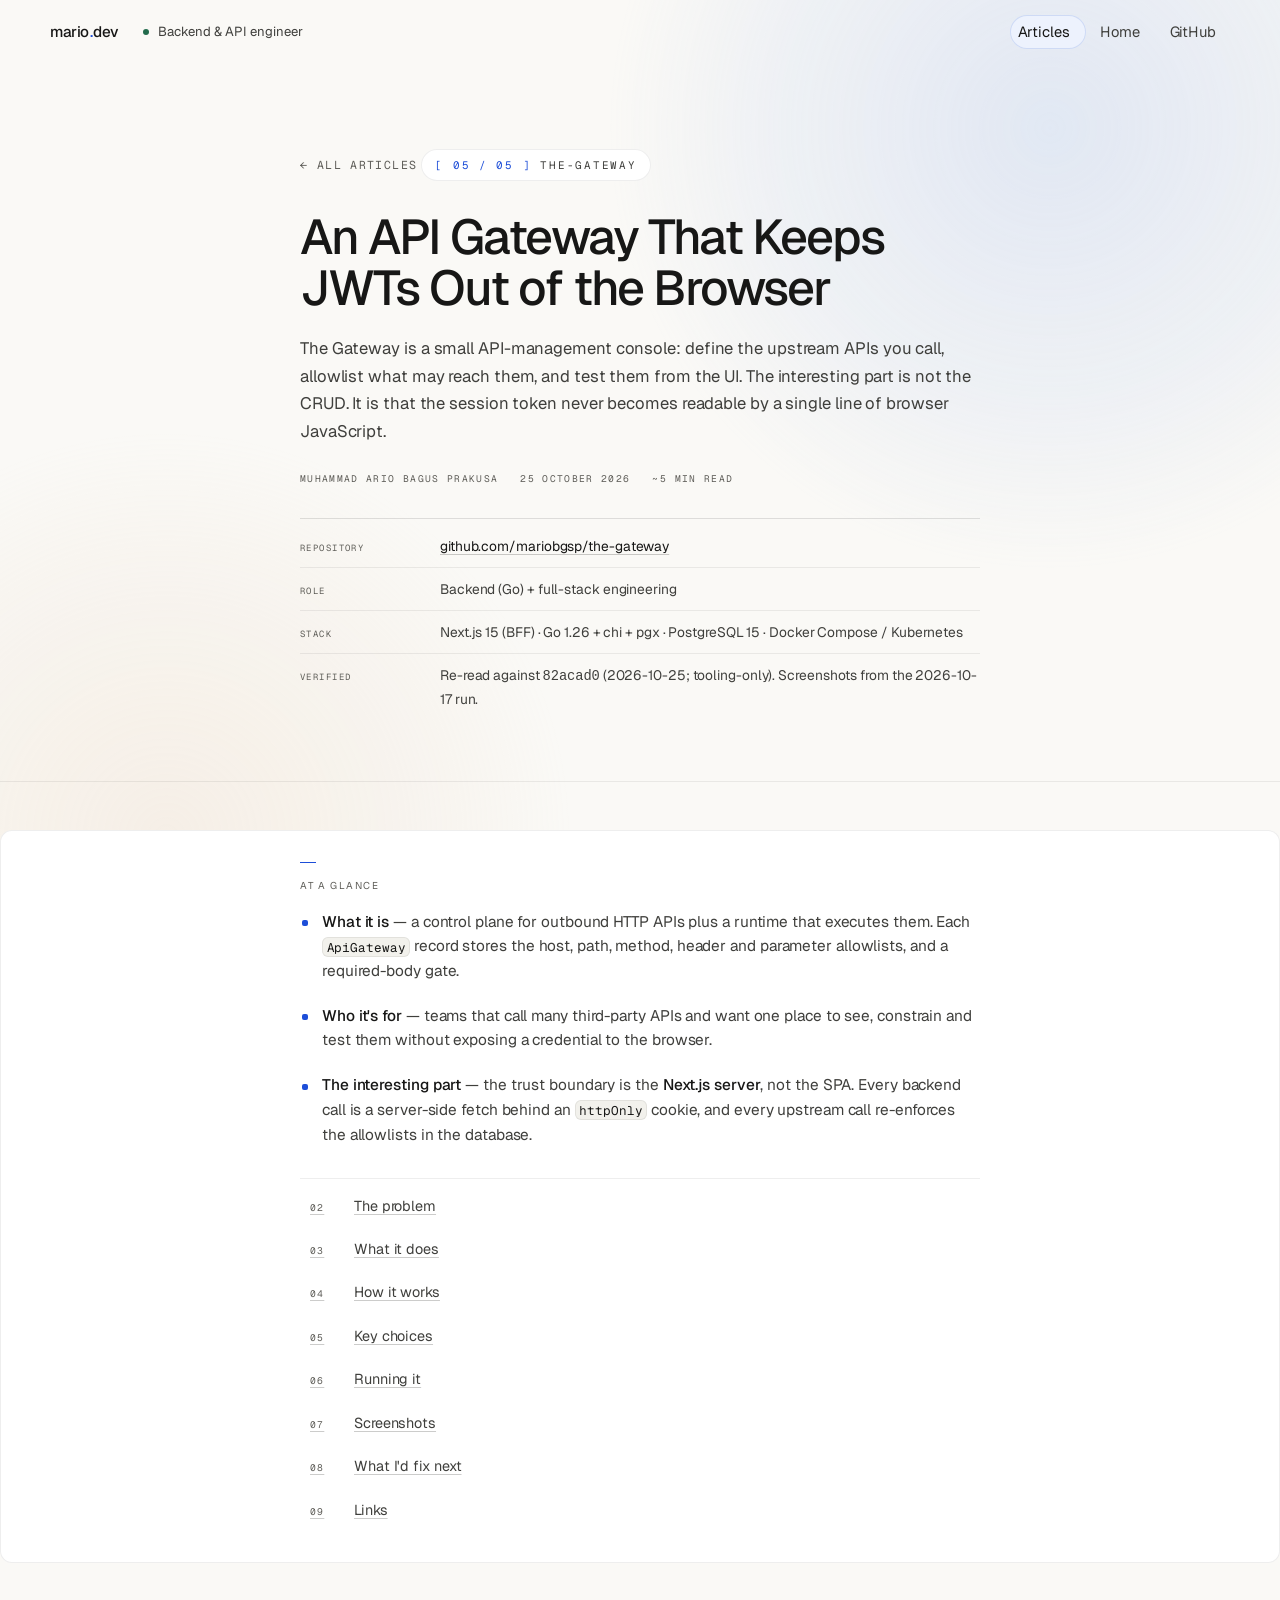
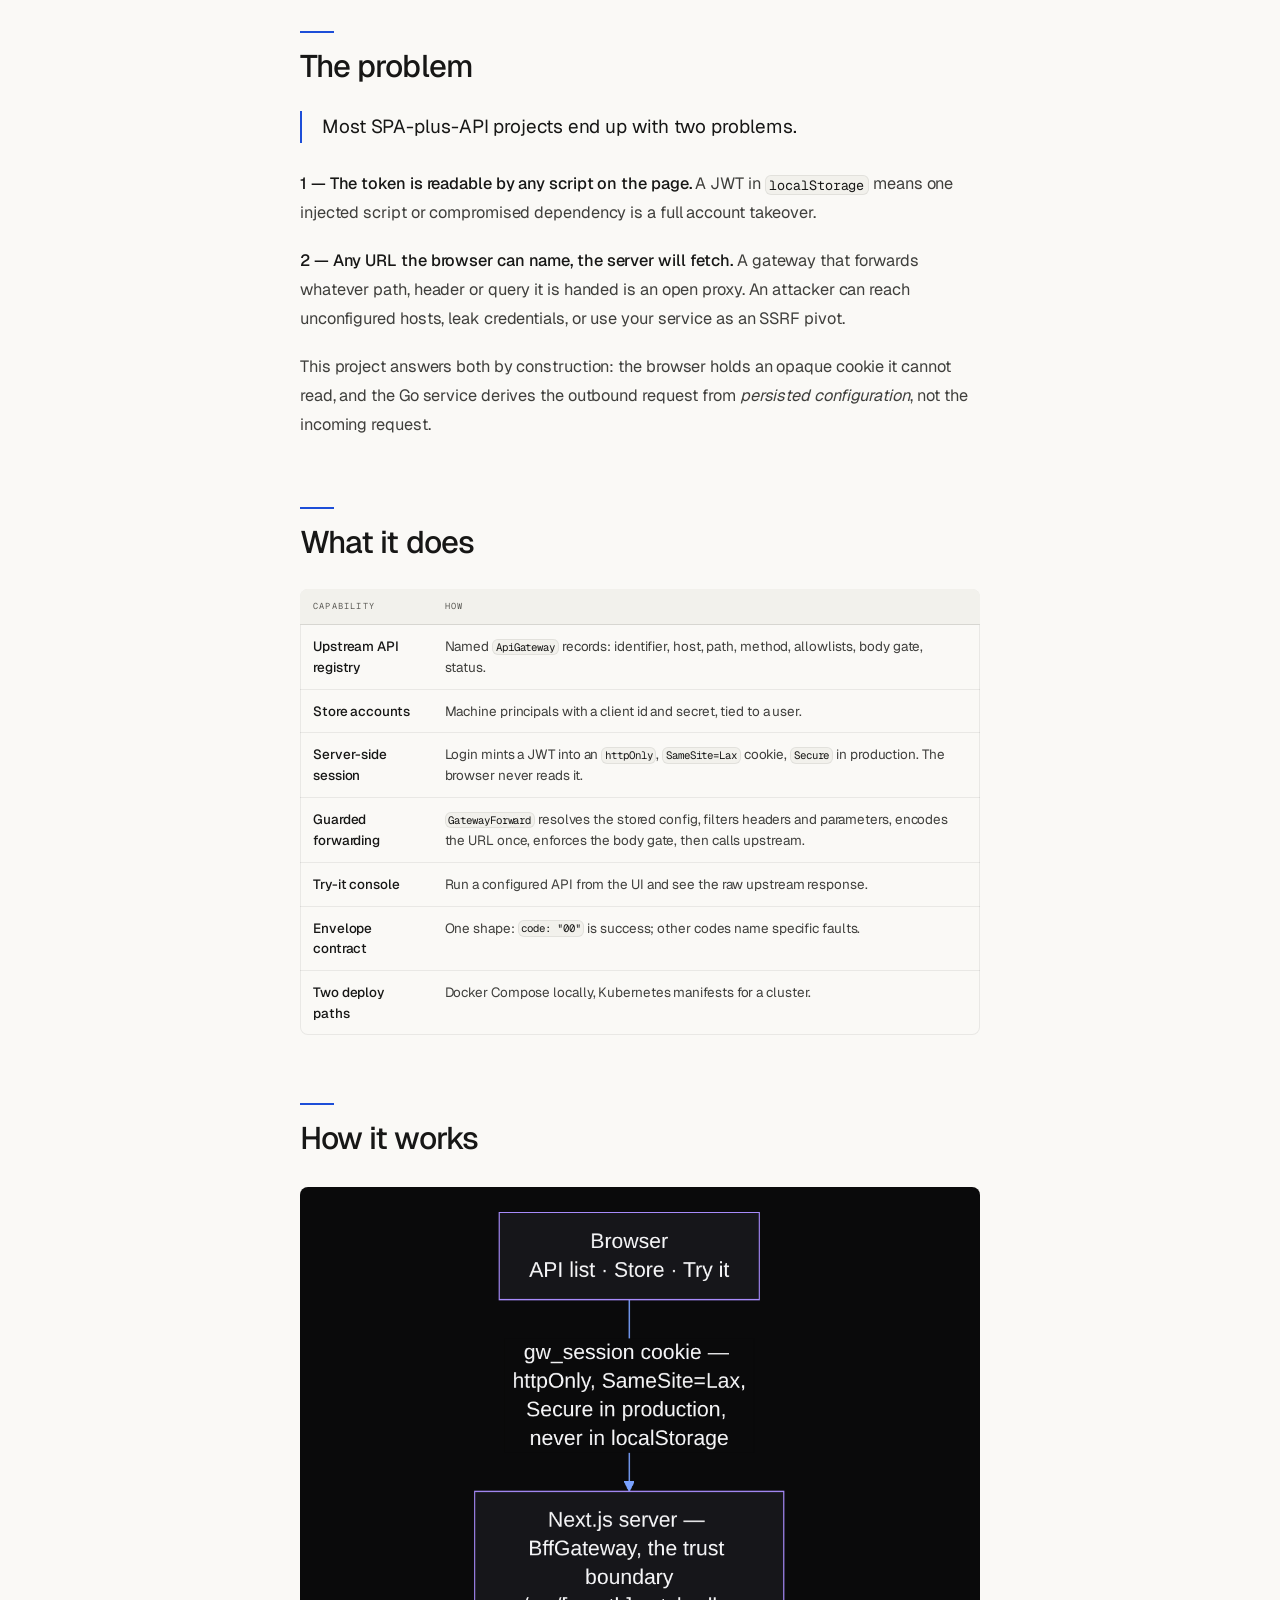
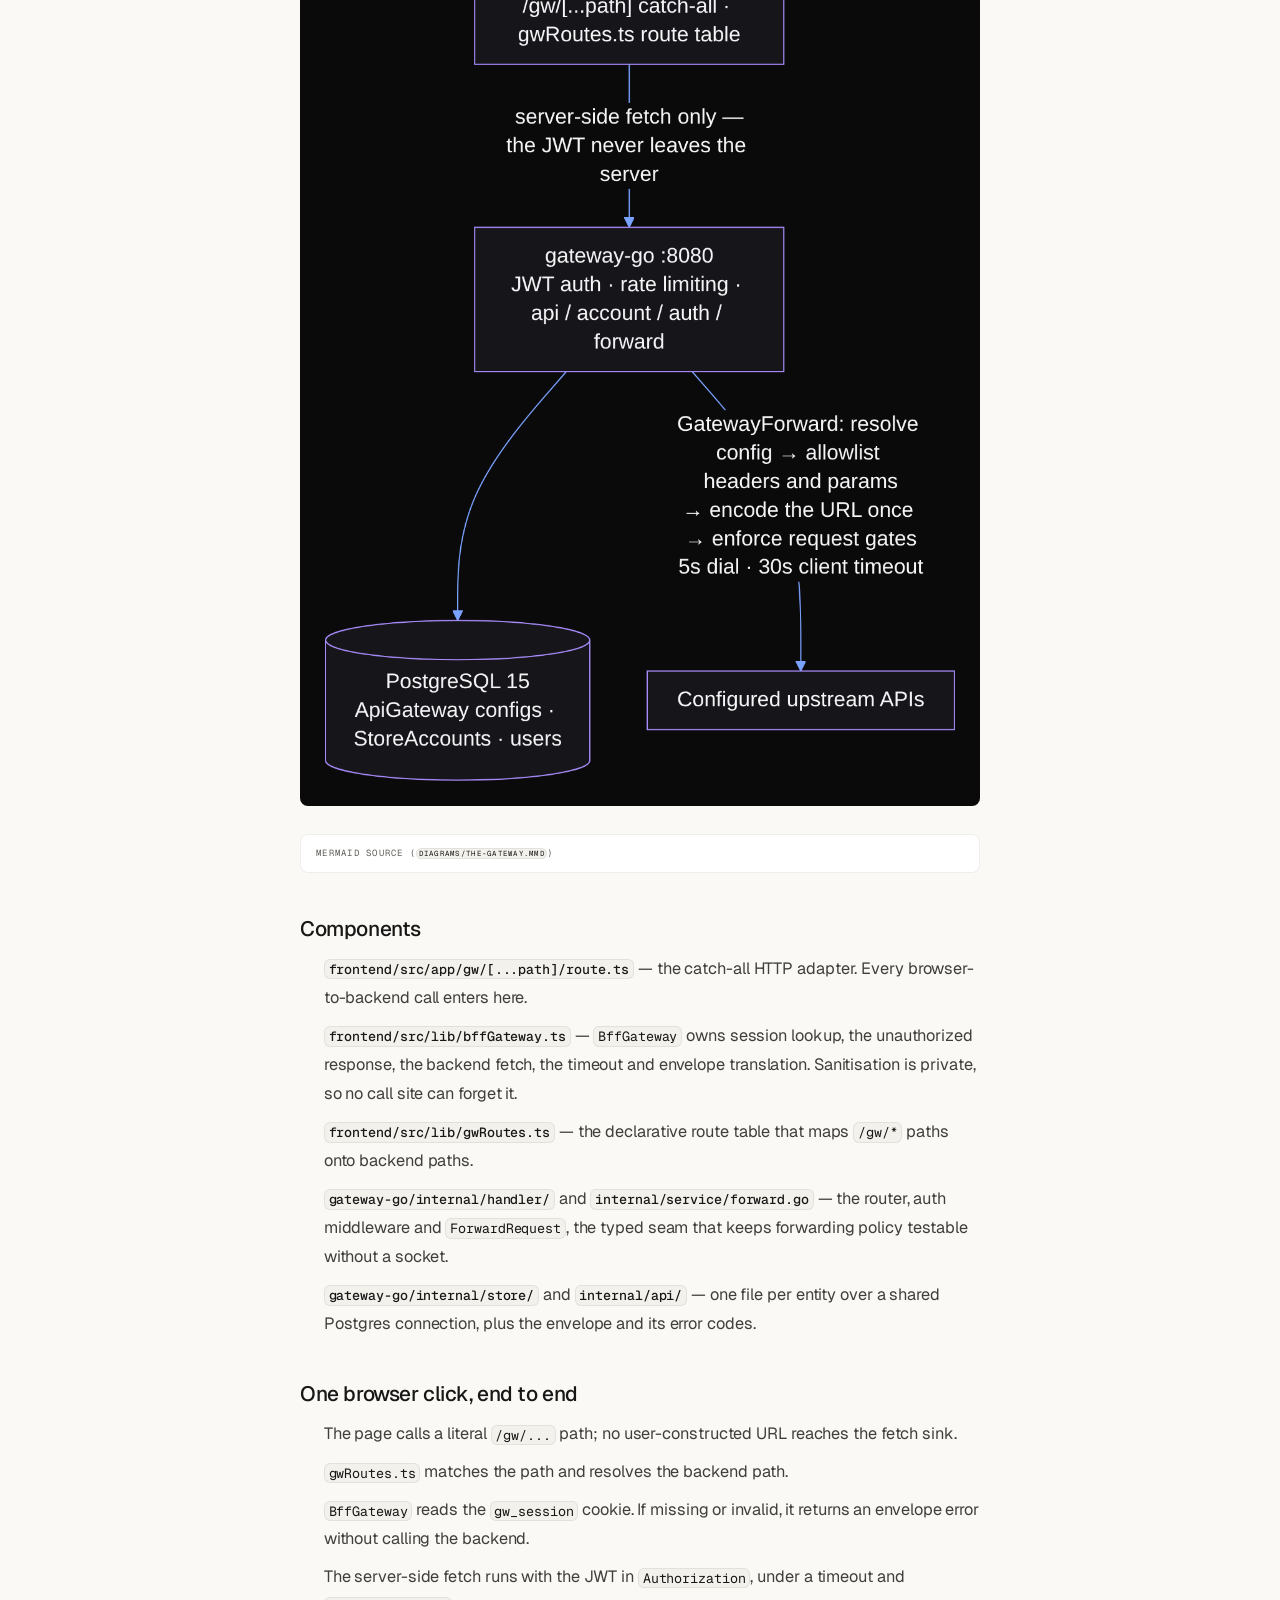
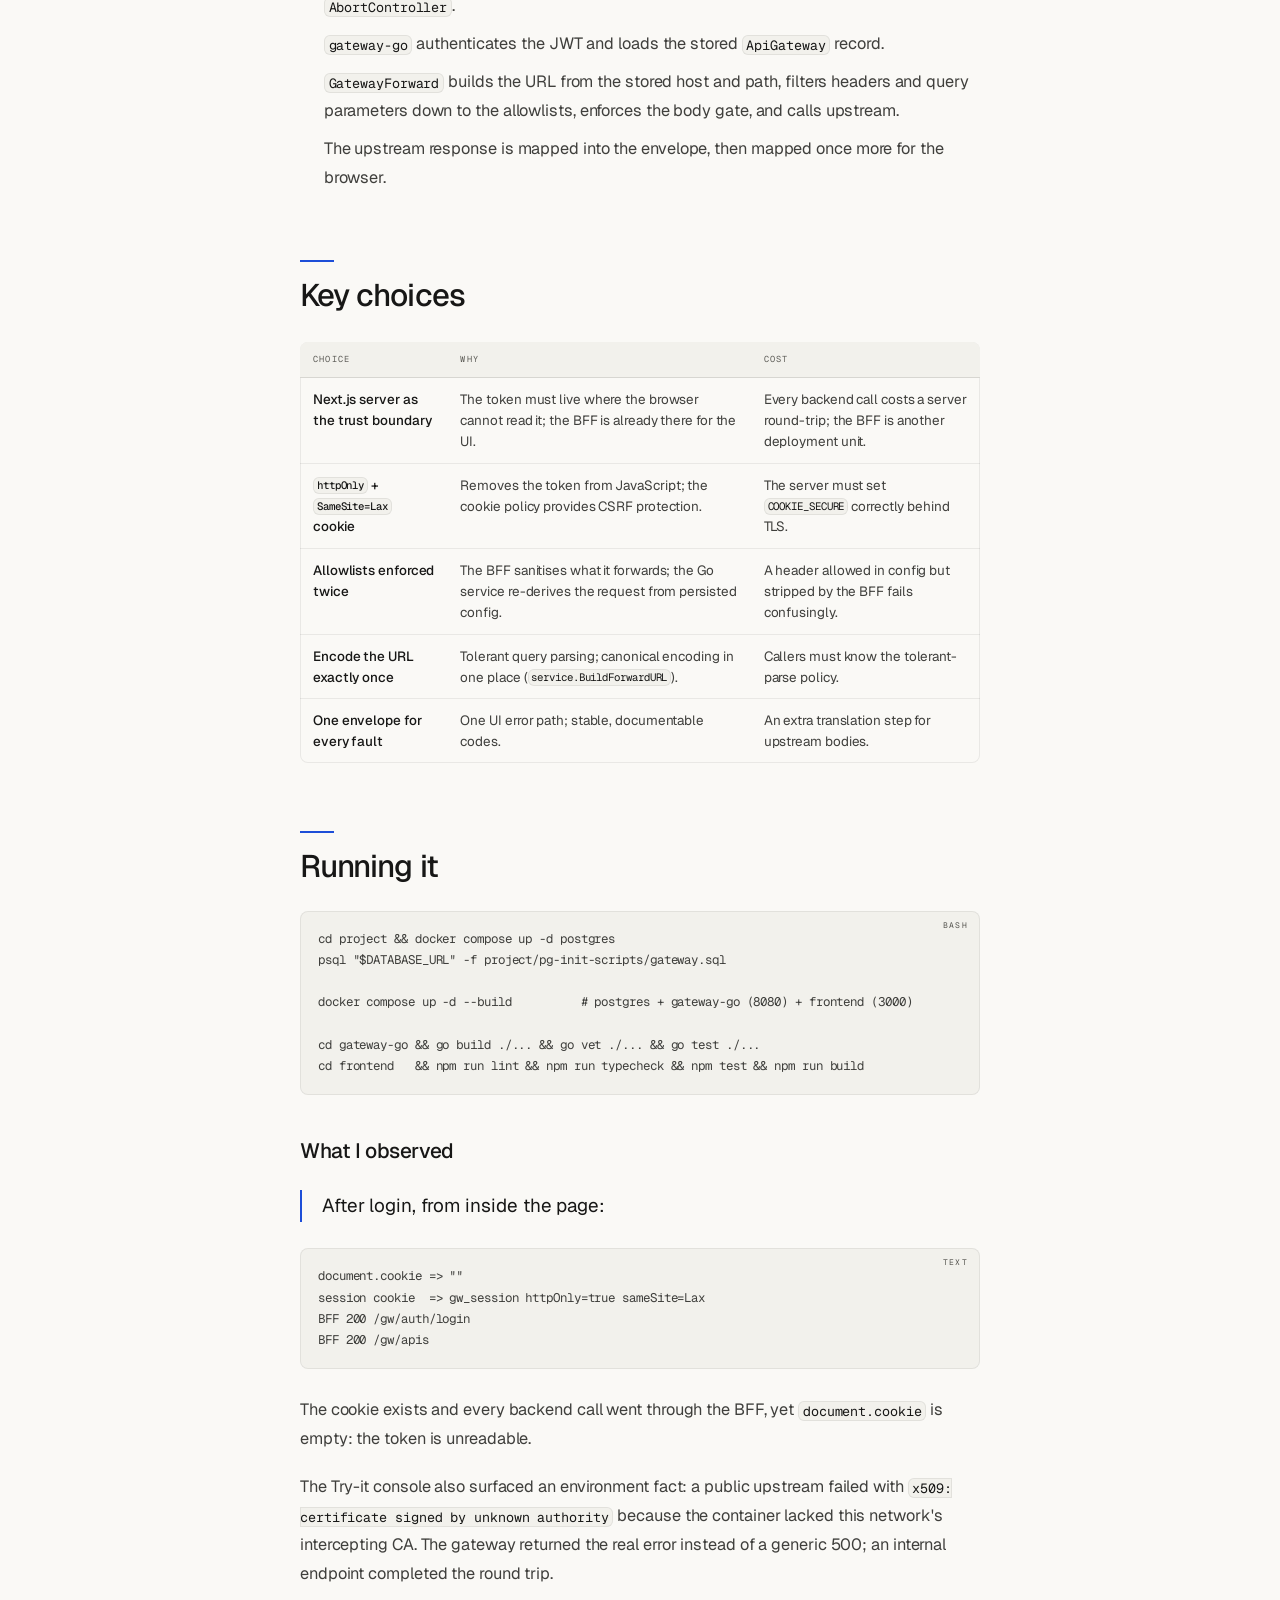
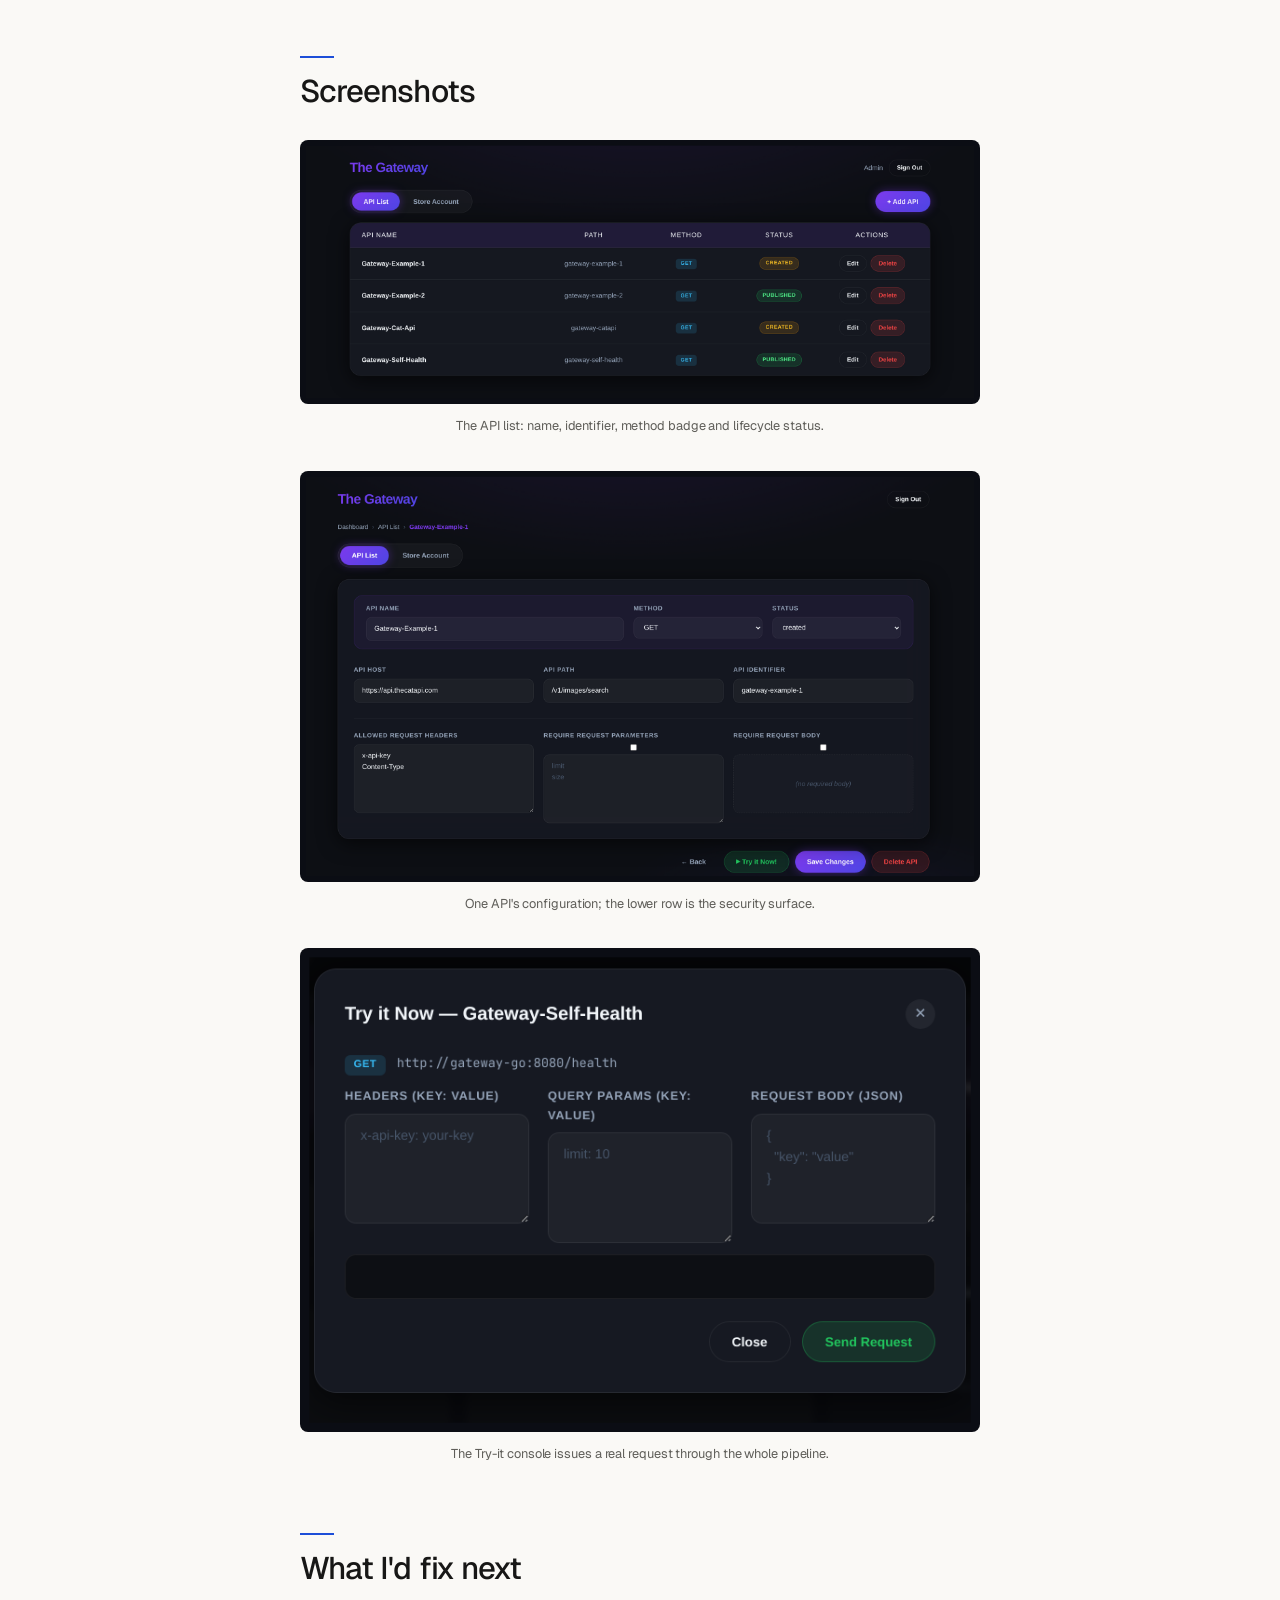
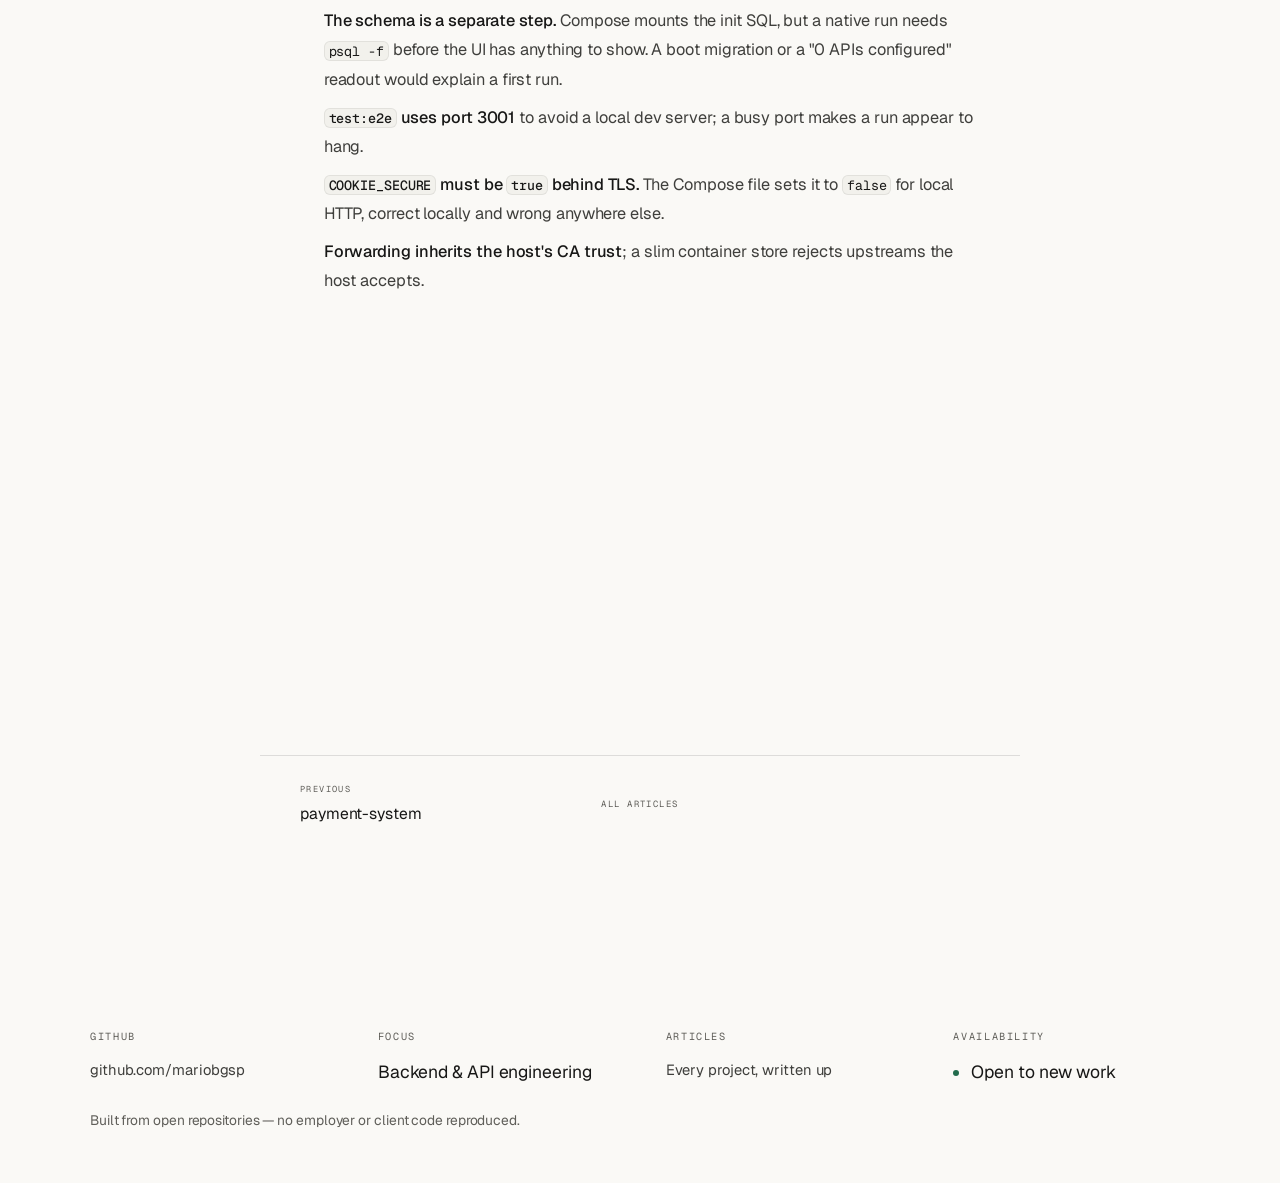
<file: articles/the-gateway/index.html>
<!doctype html>
<html lang="en">
  <head>
    <meta charset="utf-8" />
    <meta name="viewport" content="width=device-width,initial-scale=1" />
    <title>An API Gateway That Keeps JWTs Out of the Browser</title>
    <meta name="description" content="The Gateway is a small API-management console: define the upstream APIs you call, allowlist what may reach them, and test them from the UI. The interesting part is not the CRUD. It is that the session token never becomes readable by a single line of browser JavaScript." />
    <meta name="author" content="Muhammad Ario Bagus Prakusa" />
    <meta name="robots" content="index, follow, max-image-preview:large" />
    <meta name="theme-color" content="#faf9f6" />
    <link rel="canonical" href="https://mariobgsp.github.io/articles/the-gateway/" />
    <link rel="icon" href="data:image/svg+xml,%3Csvg xmlns='http://www.w3.org/2000/svg' viewBox='0 0 64 64'%3E%3Crect width='64' height='64' rx='14' fill='%23faf9f6'/%3E%3Cpath d='M20 44 32 18l12 26' stroke='%232b5fce' stroke-width='6' fill='none' stroke-linecap='round' stroke-linejoin='round'/%3E%3Cpath d='M25 36h14' stroke='%23171716' stroke-width='6' stroke-linecap='round'/%3E%3C/svg%3E" />
    <meta property="og:type" content="article" />
    <meta property="og:site_name" content="mario.dev" />
    <meta property="og:locale" content="en" />
    <meta property="og:url" content="https://mariobgsp.github.io/articles/the-gateway/" />
    <meta property="og:title" content="An API Gateway That Keeps JWTs Out of the Browser" />
    <meta property="og:description" content="The Gateway is a small API-management console: define the upstream APIs you call, allowlist what may reach them, and test them from the UI. The interesting part is not the CRUD. It is that the session token never becomes readable by a single line of browser JavaScript." />
    <meta property="og:image" content="https://mariobgsp.github.io/assets/articles/og-the-gateway.png" />
    <meta property="og:image:type" content="image/png" />
    <meta property="og:image:width" content="1200" />
    <meta property="og:image:height" content="630" />
    <meta property="og:image:alt" content="An API Gateway That Keeps JWTs Out of the Browser" />
    <meta name="twitter:card" content="summary_large_image" />
    <meta name="twitter:title" content="An API Gateway That Keeps JWTs Out of the Browser" />
    <meta name="twitter:description" content="The Gateway is a small API-management console: define the upstream APIs you call, allowlist what may reach them, and test them from the UI. The interesting part is not the CRUD. It is that the session token never becomes readable by a single line of browser JavaScript." />
    <meta name="twitter:image" content="https://mariobgsp.github.io/assets/articles/og-the-gateway.png" />
    <link rel="preconnect" href="https://fonts.googleapis.com" />
    <link rel="preconnect" href="https://fonts.gstatic.com" crossorigin />
    <link href="https://fonts.googleapis.com/css2?family=Geist:wght@300;400;500;600&family=Geist+Mono:wght@400;500&display=swap" rel="stylesheet" />
    <link rel="stylesheet" href="../../assets/theme.css" />
    <link rel="stylesheet" href="../../assets/article.css" />
  </head>
  <body class="art-page">
    <div class="progress-track" aria-hidden="true"><span id="progressBar"></span></div>

    <header class="topnav">
      <div class="topnav-inner">
        <a class="nav-logo" href="/">mario<span class="logo-dot">.</span>dev</a>
        <span class="nav-status"><span class="led led-green" aria-hidden="true"></span> Backend &amp; API engineer</span>
        <ul class="nav-links">
          <li><a href="/articles/" class="active">Articles</a></li>
          <li><a href="/">Home</a></li>
          <li><a href="https://github.com/mariobgsp" target="_blank" rel="noopener">GitHub</a></li>
        </ul>
        <button class="nav-hamburger" type="button" aria-label="Open menu" aria-expanded="false"><span></span><span></span></button>
      </div>
    </header>

    <div class="nav-menu">
      <a href="/articles/">Articles</a>
      <a href="/">Home</a>
      <a href="https://github.com/mariobgsp" target="_blank" rel="noopener">GitHub</a>
    </div>

    <main class="page">
      <section class="art-hero anchor" id="top">
        <div class="container">
          <a class="crumb reveal" href="/articles/">&larr; All articles</a>
          <p class="kicker reveal"><b>[ 05 / 05 ]</b> the-gateway</p>
          <h1 class="art-title reveal">An API Gateway That Keeps JWTs Out of the Browser</h1>
          <p class="art-standfirst reveal">The Gateway is a small API-management console: define the upstream APIs you call, allowlist what may reach them, and test them from the UI. The interesting part is not the CRUD. It is that the session token never becomes readable by a single line of browser JavaScript.</p>
          <p class="art-byline reveal">
            <span>Muhammad Ario Bagus Prakusa</span>
            <span>25 October 2026</span>
            <span>~5 min read</span>
          </p>
          <dl class="art-facts reveal">
            <div class="art-fact">
              <dt>Repository</dt>
              <dd><a href="https://github.com/mariobgsp/the-gateway">github.com/mariobgsp/the-gateway</a></dd>
            </div>
            <div class="art-fact">
              <dt>Role</dt>
              <dd>Backend (Go) + full-stack engineering</dd>
            </div>
            <div class="art-fact">
              <dt>Stack</dt>
              <dd>Next.js 15 (BFF) · Go 1.26 + chi + pgx · PostgreSQL 15 · Docker Compose / Kubernetes</dd>
            </div>
            <div class="art-fact">
              <dt>Verified</dt>
              <dd>Re-read against <code>82acad0</code> (2026-10-25; tooling-only). Screenshots from the 2026-10-17 run.</dd>
            </div>
          </dl>
        </div>
      </section>

      <section class="art-block art-glance" id="at-a-glance">
        <div class="container">
          <article class="art-content">
            <h2>At a glance</h2>
<ul>
  <li><strong>What it is</strong> — a control plane for outbound HTTP APIs plus a runtime that executes them. Each <code>ApiGateway</code> record stores the host, path, method, header and parameter allowlists, and a required-body gate.</li>
  <li><strong>Who it's for</strong> — teams that call many third-party APIs and want one place to see, constrain and test them without exposing a credential to the browser.</li>
  <li><strong>The interesting part</strong> — the trust boundary is the <strong>Next.js server</strong>, not the SPA. Every backend call is a server-side fetch behind an <code>httpOnly</code> cookie, and every upstream call re-enforces the allowlists in the database.</li>
</ul>
            <nav class="art-jump" aria-label="Article sections">
<a href="#the-problem"><span>02</span>The problem</a>
<a href="#what-it-does"><span>03</span>What it does</a>
<a href="#how-it-works"><span>04</span>How it works</a>
<a href="#key-choices"><span>05</span>Key choices</a>
<a href="#running-it"><span>06</span>Running it</a>
<a href="#screenshots"><span>07</span>Screenshots</a>
<a href="#what-id-fix-next"><span>08</span>What I&#x27;d fix next</a>
<a href="#links"><span>09</span>Links</a>
            </nav>
          </article>
        </div>
      </section>
      <section class="art-block" id="the-problem">
        <div class="container">
          <article class="art-content">
<h2 id="the-problem">The problem</h2>

<p class="pull-quote">Most SPA-plus-API projects end up with two problems.</p>

<p><strong>1 — The token is readable by any script on the page.</strong> A JWT in <code>localStorage</code> means one injected script or compromised dependency is a full account takeover.</p>

<p><strong>2 — Any URL the browser can name, the server will fetch.</strong> A gateway that forwards whatever path, header or query it is handed is an open proxy. An attacker can reach unconfigured hosts, leak credentials, or use your service as an SSRF pivot.</p>

<p>This project answers both by construction: the browser holds an opaque cookie it cannot read, and the Go service derives the outbound request from <em>persisted configuration</em>, not the incoming request.</p>
          </article>
        </div>
      </section>
      <section class="art-block" id="what-it-does">
        <div class="container">
          <article class="art-content">
<h2 id="what-it-does">What it does</h2>

<div class="table-wrap"><table>
<thead><tr><th>Capability</th><th>How</th></tr></thead>
<tbody><tr><td><strong>Upstream API registry</strong></td><td>Named <code>ApiGateway</code> records: identifier, host, path, method, allowlists, body gate, status.</td></tr><tr><td><strong>Store accounts</strong></td><td>Machine principals with a client id and secret, tied to a user.</td></tr><tr><td><strong>Server-side session</strong></td><td>Login mints a JWT into an <code>httpOnly</code>, <code>SameSite=Lax</code> cookie, <code>Secure</code> in production. The browser never reads it.</td></tr><tr><td><strong>Guarded forwarding</strong></td><td><code>GatewayForward</code> resolves the stored config, filters headers and parameters, encodes the URL once, enforces the body gate, then calls upstream.</td></tr><tr><td><strong>Try-it console</strong></td><td>Run a configured API from the UI and see the raw upstream response.</td></tr><tr><td><strong>Envelope contract</strong></td><td>One shape: <code>code: &quot;00&quot;</code> is success; other codes name specific faults.</td></tr><tr><td><strong>Two deploy paths</strong></td><td>Docker Compose locally, Kubernetes manifests for a cluster.</td></tr></tbody>
</table></div>
          </article>
        </div>
      </section>
      <section class="art-block" id="how-it-works">
        <div class="container">
          <article class="art-content">
<h2 id="how-it-works">How it works</h2>

<img src="/assets/articles/the-gateway-architecture-dark.png" alt="The Gateway architecture" loading="lazy" decoding="async" />

<details>

<summary>Mermaid source (<code>diagrams/the-gateway.mmd</code>)</summary>

<pre class="code-block" data-lang="mermaid"><code>flowchart TD
  BR[&quot;Browser&lt;br/&gt;API list · Store · Try it&quot;]

  BFF[&quot;Next.js server — BffGateway, the trust boundary&lt;br/&gt;/gw/[...path] catch-all · gwRoutes.ts route table&quot;]

  GO[&quot;gateway-go :8080&lt;br/&gt;JWT auth · rate limiting · api / account / auth / forward&quot;]

  STORE[(&quot;PostgreSQL 15&lt;br/&gt;ApiGateway configs · StoreAccounts · users&quot;)]
  UP[&quot;Configured upstream APIs&quot;]

  BR --&gt;|&quot;gw_session cookie — httpOnly, SameSite=Lax,&lt;br/&gt;Secure in production, never in localStorage&quot;| BFF
  BFF --&gt;|&quot;server-side fetch only —&lt;br/&gt;the JWT never leaves the server&quot;| GO
  GO --&gt; STORE
  GO --&gt;|&quot;GatewayForward: resolve config → allowlist headers and params&lt;br/&gt;→ encode the URL once → enforce request gates&lt;br/&gt;5s dial · 30s client timeout&quot;| UP</code></pre>

</details>

<h3 id="components">Components</h3>

<ul>
  <li><strong><code>frontend/src/app/gw/[...path]/route.ts</code></strong> — the catch-all HTTP adapter. Every browser-to-backend call enters here.</li>
  <li><strong><code>frontend/src/lib/bffGateway.ts</code></strong> — <code>BffGateway</code> owns session lookup, the unauthorized response, the backend fetch, the timeout and envelope translation. Sanitisation is private, so no call site can forget it.</li>
  <li><strong><code>frontend/src/lib/gwRoutes.ts</code></strong> — the declarative route table that maps <code>/gw/*</code> paths onto backend paths.</li>
  <li><strong><code>gateway-go/internal/handler/</code></strong> and <strong><code>internal/service/forward.go</code></strong> — the router, auth middleware and <code>ForwardRequest</code>, the typed seam that keeps forwarding policy testable without a socket.</li>
  <li><strong><code>gateway-go/internal/store/</code></strong> and <strong><code>internal/api/</code></strong> — one file per entity over a shared Postgres connection, plus the envelope and its error codes.</li>
</ul>

<h3 id="one-browser-click-end-to-end">One browser click, end to end</h3>

<ol>
  <li>The page calls a literal <code>/gw/...</code> path; no user-constructed URL reaches the fetch sink.</li>
  <li><code>gwRoutes.ts</code> matches the path and resolves the backend path.</li>
  <li><code>BffGateway</code> reads the <code>gw_session</code> cookie. If missing or invalid, it returns an envelope error without calling the backend.</li>
  <li>The server-side fetch runs with the JWT in <code>Authorization</code>, under a timeout and <code>AbortController</code>.</li>
  <li><code>gateway-go</code> authenticates the JWT and loads the stored <code>ApiGateway</code> record.</li>
  <li><code>GatewayForward</code> builds the URL from the stored host and path, filters headers and query parameters down to the allowlists, enforces the body gate, and calls upstream.</li>
  <li>The upstream response is mapped into the envelope, then mapped once more for the browser.</li>
</ol>
          </article>
        </div>
      </section>
      <section class="art-block" id="key-choices">
        <div class="container">
          <article class="art-content">
<h2 id="key-choices">Key choices</h2>

<div class="table-wrap"><table>
<thead><tr><th>Choice</th><th>Why</th><th>Cost</th></tr></thead>
<tbody><tr><td><strong>Next.js server as the trust boundary</strong></td><td>The token must live where the browser cannot read it; the BFF is already there for the UI.</td><td>Every backend call costs a server round-trip; the BFF is another deployment unit.</td></tr><tr><td><strong><code>httpOnly</code> + <code>SameSite=Lax</code> cookie</strong></td><td>Removes the token from JavaScript; the cookie policy provides CSRF protection.</td><td>The server must set <code>COOKIE_SECURE</code> correctly behind TLS.</td></tr><tr><td><strong>Allowlists enforced twice</strong></td><td>The BFF sanitises what it forwards; the Go service re-derives the request from persisted config.</td><td>A header allowed in config but stripped by the BFF fails confusingly.</td></tr><tr><td><strong>Encode the URL exactly once</strong></td><td>Tolerant query parsing; canonical encoding in one place (<code>service.BuildForwardURL</code>).</td><td>Callers must know the tolerant-parse policy.</td></tr><tr><td><strong>One envelope for every fault</strong></td><td>One UI error path; stable, documentable codes.</td><td>An extra translation step for upstream bodies.</td></tr></tbody>
</table></div>
          </article>
        </div>
      </section>
      <section class="art-block" id="running-it">
        <div class="container">
          <article class="art-content">
<h2 id="running-it">Running it</h2>

<pre class="code-block" data-lang="bash"><code>cd project &amp;&amp; docker compose up -d postgres
psql &quot;$DATABASE_URL&quot; -f project/pg-init-scripts/gateway.sql

docker compose up -d --build          # postgres + gateway-go (8080) + frontend (3000)

cd gateway-go &amp;&amp; go build ./... &amp;&amp; go vet ./... &amp;&amp; go test ./...
cd frontend   &amp;&amp; npm run lint &amp;&amp; npm run typecheck &amp;&amp; npm test &amp;&amp; npm run build</code></pre>

<h3 id="what-i-observed">What I observed</h3>

<p class="pull-quote">After login, from inside the page:</p>

<pre class="code-block" data-lang="text"><code>document.cookie =&gt; &quot;&quot;
session cookie  =&gt; gw_session httpOnly=true sameSite=Lax
BFF 200 /gw/auth/login
BFF 200 /gw/apis</code></pre>

<p>The cookie exists and every backend call went through the BFF, yet <code>document.cookie</code> is empty: the token is unreadable.</p>

<p>The Try-it console also surfaced an environment fact: a public upstream failed with <code>x509: certificate signed by unknown authority</code> because the container lacked this network's intercepting CA. The gateway returned the real error instead of a generic 500; an internal endpoint completed the round trip.</p>
          </article>
        </div>
      </section>
      <section class="art-block" id="screenshots">
        <div class="container">
          <article class="art-content">
<h2 id="screenshots">Screenshots</h2>

<img src="/assets/articles/the-gateway-dashboard.png" alt="API list dashboard" loading="lazy" decoding="async" />

<p class="fig-caption">The API list: name, identifier, method badge and lifecycle status.</p>

<img src="/assets/articles/the-gateway-api-detail.png" alt="API configuration detail" loading="lazy" decoding="async" />

<p class="fig-caption">One API's configuration; the lower row is the security surface.</p>

<img src="/assets/articles/the-gateway-try-it.png" alt="Try it console" loading="lazy" decoding="async" />

<p class="fig-caption">The Try-it console issues a real request through the whole pipeline.</p>
          </article>
        </div>
      </section>
      <section class="art-block" id="what-id-fix-next">
        <div class="container">
          <article class="art-content">
<h2 id="what-id-fix-next">What I'd fix next</h2>

<ul>
  <li><strong>The schema is a separate step.</strong> Compose mounts the init SQL, but a native run needs <code>psql -f</code> before the UI has anything to show. A boot migration or a "0 APIs configured" readout would explain a first run.</li>
  <li><strong><code>test:e2e</code> uses port 3001</strong> to avoid a local dev server; a busy port makes a run appear to hang.</li>
  <li><strong><code>COOKIE_SECURE</code> must be <code>true</code> behind TLS.</strong> The Compose file sets it to <code>false</code> for local HTTP, correct locally and wrong anywhere else.</li>
  <li><strong>Forwarding inherits the host's CA trust</strong>; a slim container store rejects upstreams the host accepts.</li>
</ul>
          </article>
        </div>
      </section>
      <section class="art-block" id="links">
        <div class="container">
          <article class="art-content">
<h2 id="links">Links</h2>

<ul>
  <li><strong>Source:</strong> <a href="https://github.com/mariobgsp/the-gateway">github.com/mariobgsp/the-gateway</a></li>
  <li><strong>Tech-stack notes:</strong> <a href="https://github.com/mariobgsp/the-gateway/blob/main/specs/tech-architecture/tech-stack.md"><code>specs/tech-architecture/tech-stack.md</code></a></li>
  <li><strong>Agent guide:</strong> <a href="https://github.com/mariobgsp/the-gateway/blob/main/CLAUDE.md"><code>CLAUDE.md</code></a></li>
</ul>

<hr />

<p class="fig-caption">Verified against commit <code>82acad0</code> (2026-10-25). Diagram source: <a href="https://github.com/mariobgsp/articles/blob/main/diagrams/the-gateway.mmd"><code>diagrams/the-gateway.mmd</code></a>. Capture script: <a href="https://github.com/mariobgsp/articles/blob/main/tools/capture/the-gateway.mjs"><code>tools/capture/the-gateway.mjs</code></a>.</p>
          </article>
        </div>
      </section>

      <nav class="art-next container" aria-label="More articles">
<a class="art-next-link" href="/articles/payment-system/"><span>Previous</span><b>payment-system</b></a>
        <a class="art-next-all" href="/articles/">All articles</a>
<span></span>
      </nav>

      <script type="application/ld+json">{"@context":"https://schema.org","@type":"TechArticle","headline":"An API Gateway That Keeps JWTs Out of the Browser","description":"The Gateway is a small API-management console: define the upstream APIs you call, allowlist what may reach them, and test them from the UI. The interesting part is not the CRUD. It is that the session token never becomes readable by a single line of browser JavaScript.","url":"https://mariobgsp.github.io/articles/the-gateway/","mainEntityOfPage":"https://mariobgsp.github.io/articles/the-gateway/","author":{"@type":"Person","name":"Muhammad Ario Bagus Prakusa","url":"https://mariobgsp.github.io/"},"keywords":"Next.js 15 (BFF) · Go 1.26 + chi + pgx · PostgreSQL 15 · Docker Compose / Kubernetes","image":"https://mariobgsp.github.io/assets/articles/the-gateway-architecture-dark.png"}</script>
    </main>

    <footer class="footer" id="contact">
      <div class="container">
        <div class="footer-grid">
          <div class="footer-col">
            <h3>GitHub</h3>
            <a href="https://github.com/mariobgsp" target="_blank" rel="noopener">github.com/mariobgsp</a>
          </div>
          <div class="footer-col">
            <h3>Focus</h3>
            <span>Backend &amp; API engineering</span>
          </div>
          <div class="footer-col">
            <h3>Articles</h3>
            <a href="/articles/">Every project, written up</a>
          </div>
          <div class="footer-col">
            <h3>Availability</h3>
            <span><span class="led led-green" aria-hidden="true"></span> Open to new work</span>
          </div>
        </div>
        <p class="mono-tag" style="margin-top: 22px">
          Built from open repositories &mdash; no employer or client code reproduced.
        </p>
      </div>
    </footer>

    <script src="../../assets/site.js"></script>
  </body>
</html>
</file>
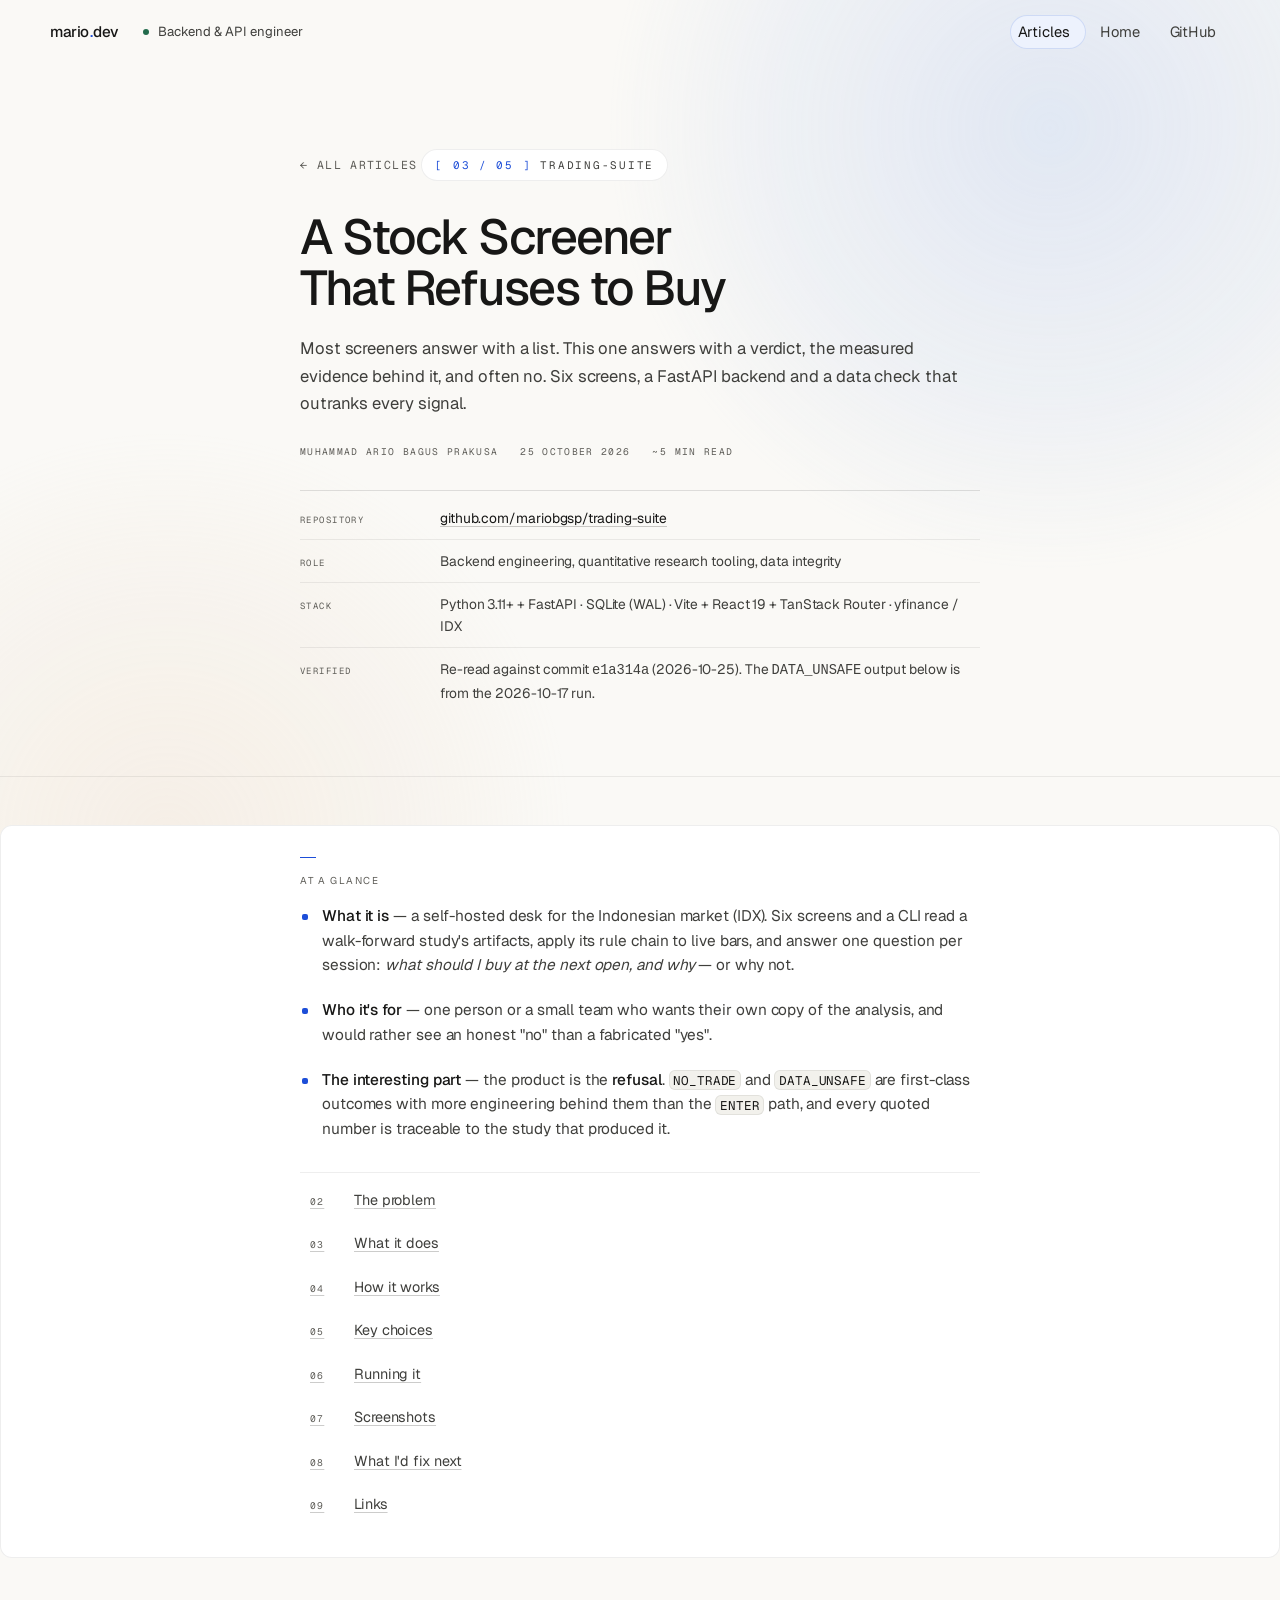
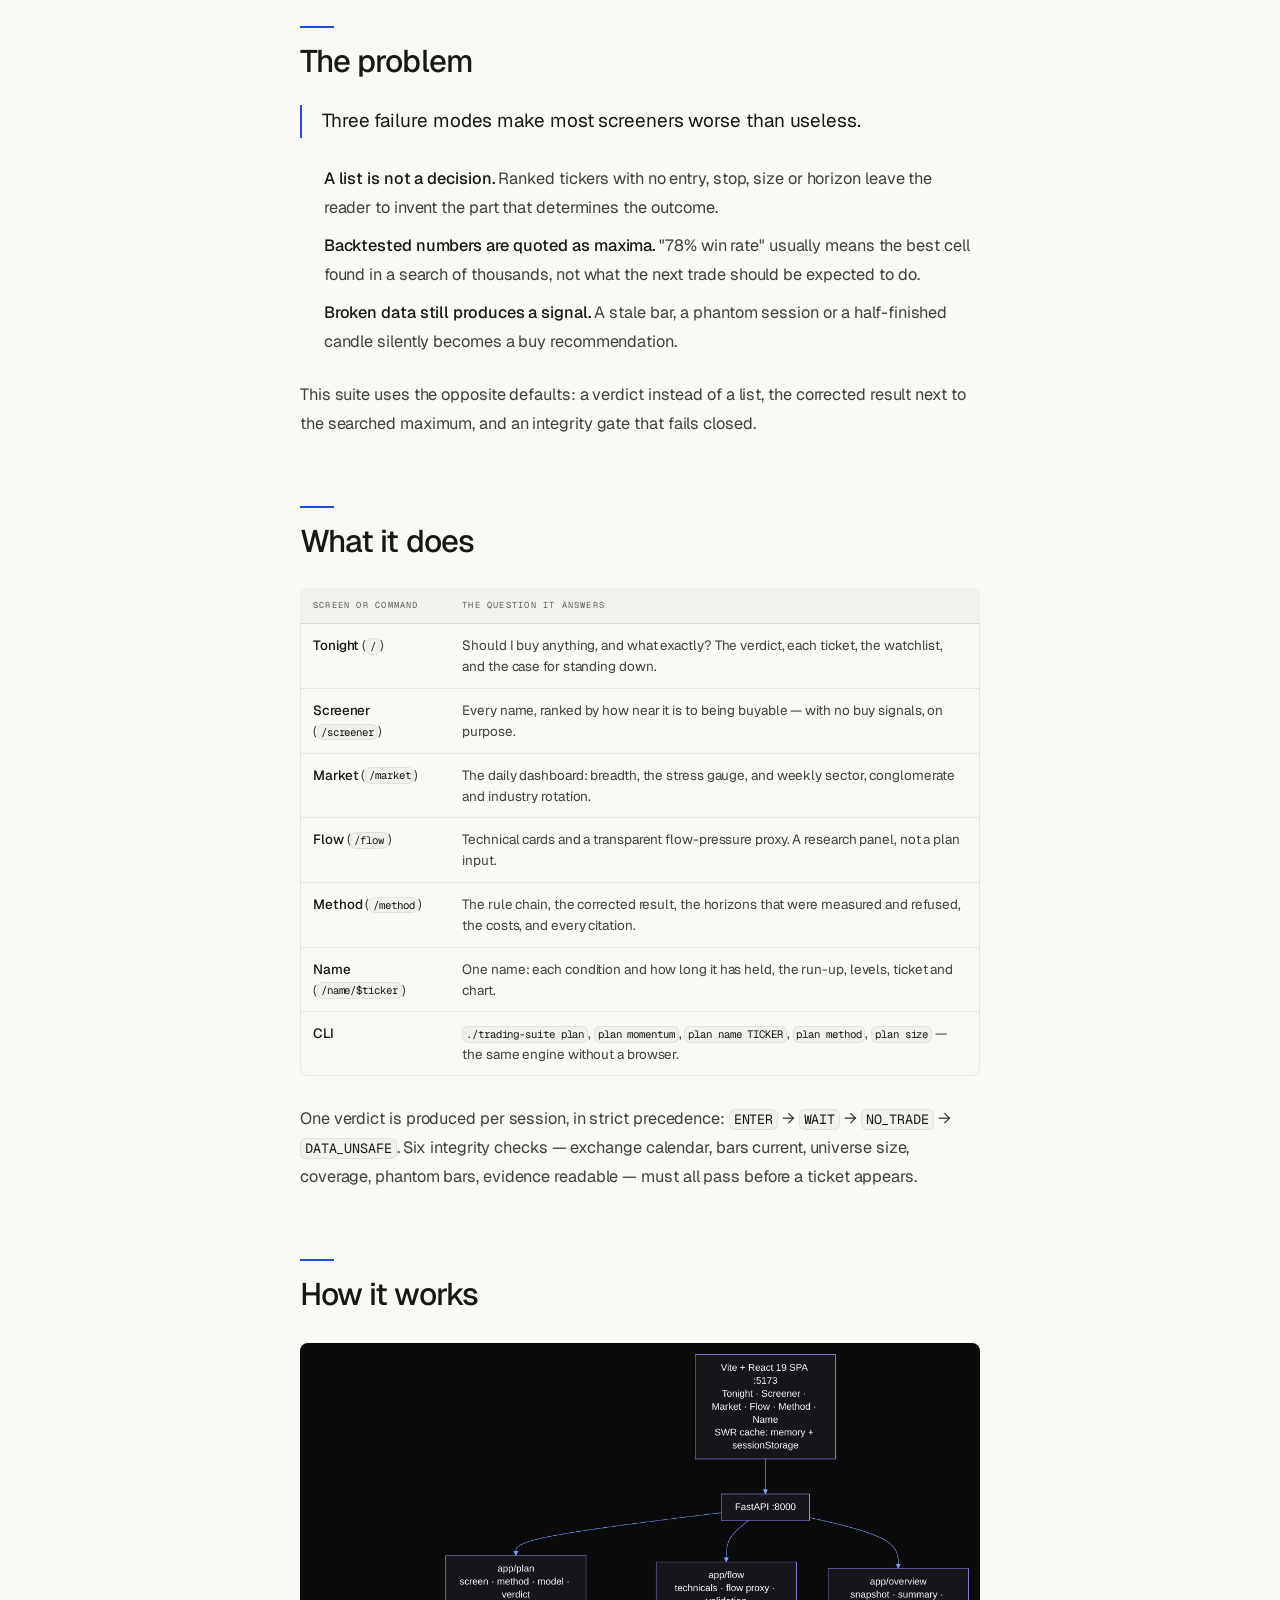
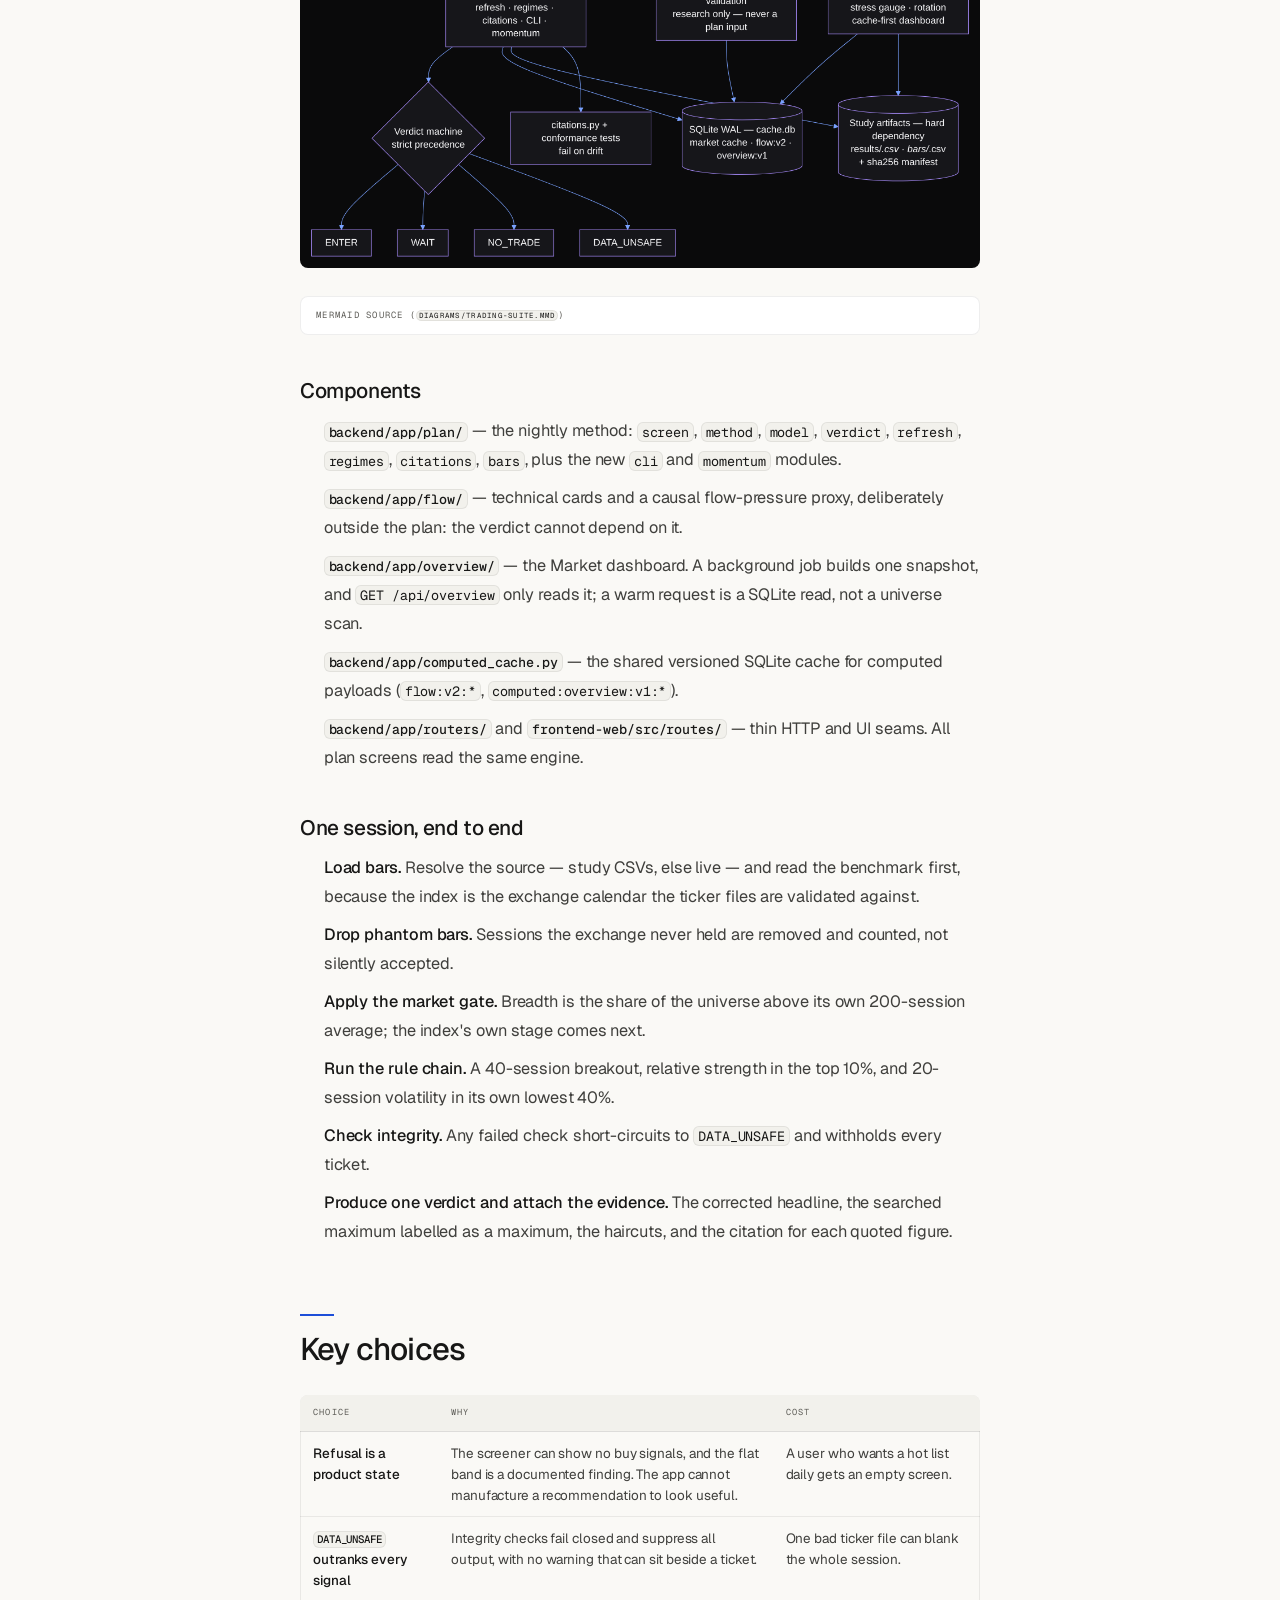
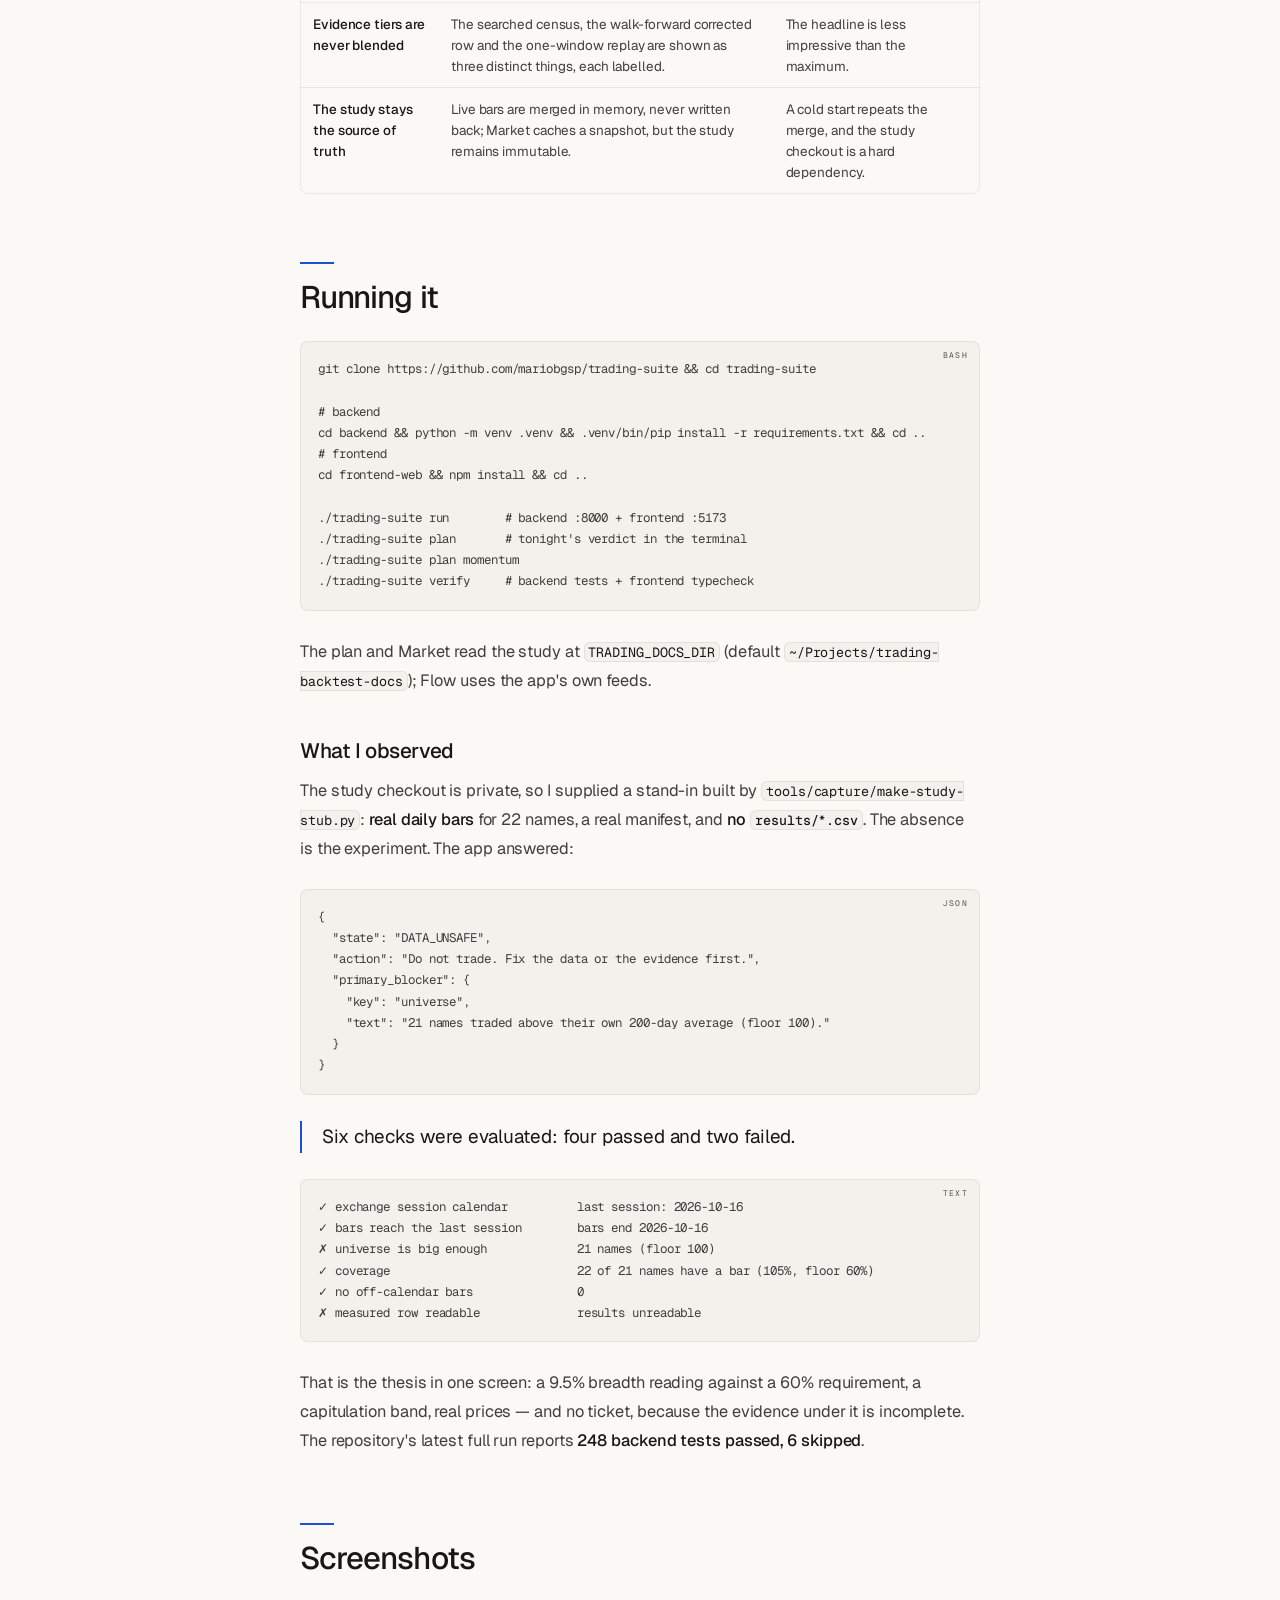
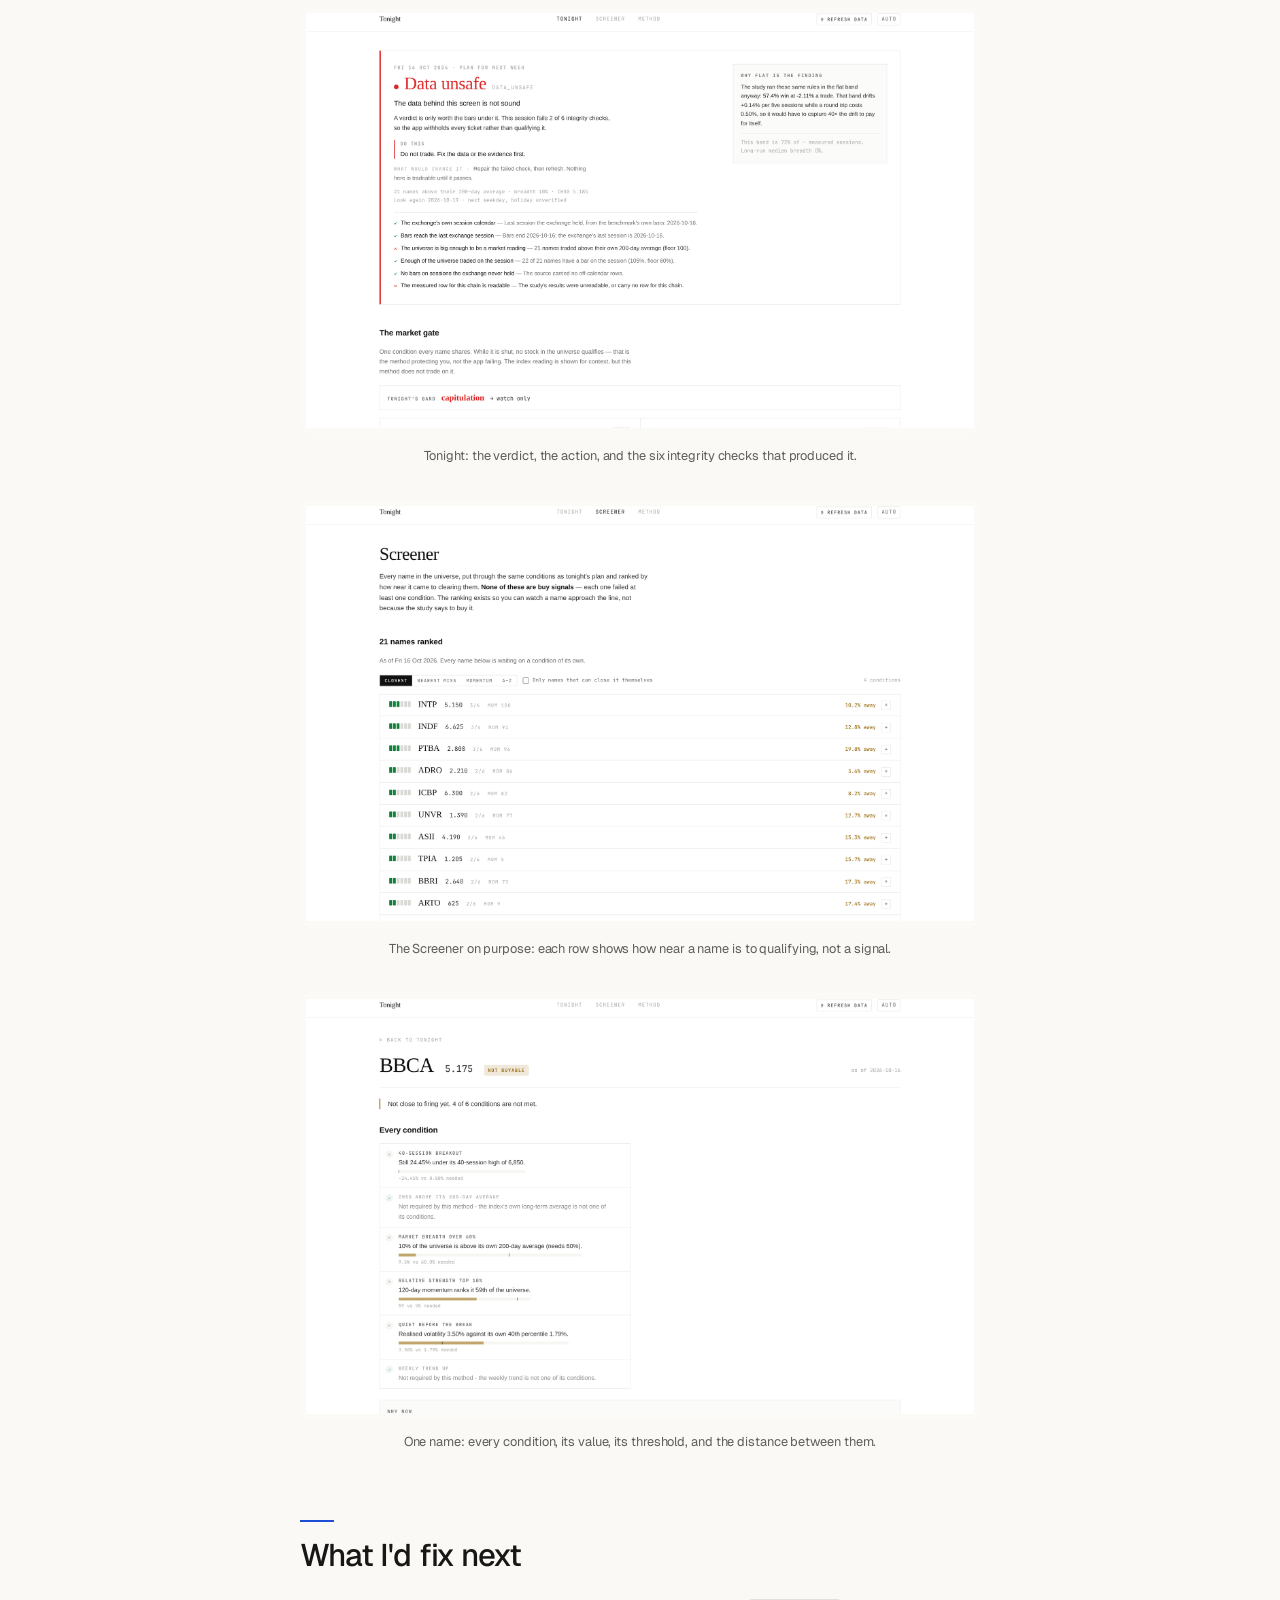
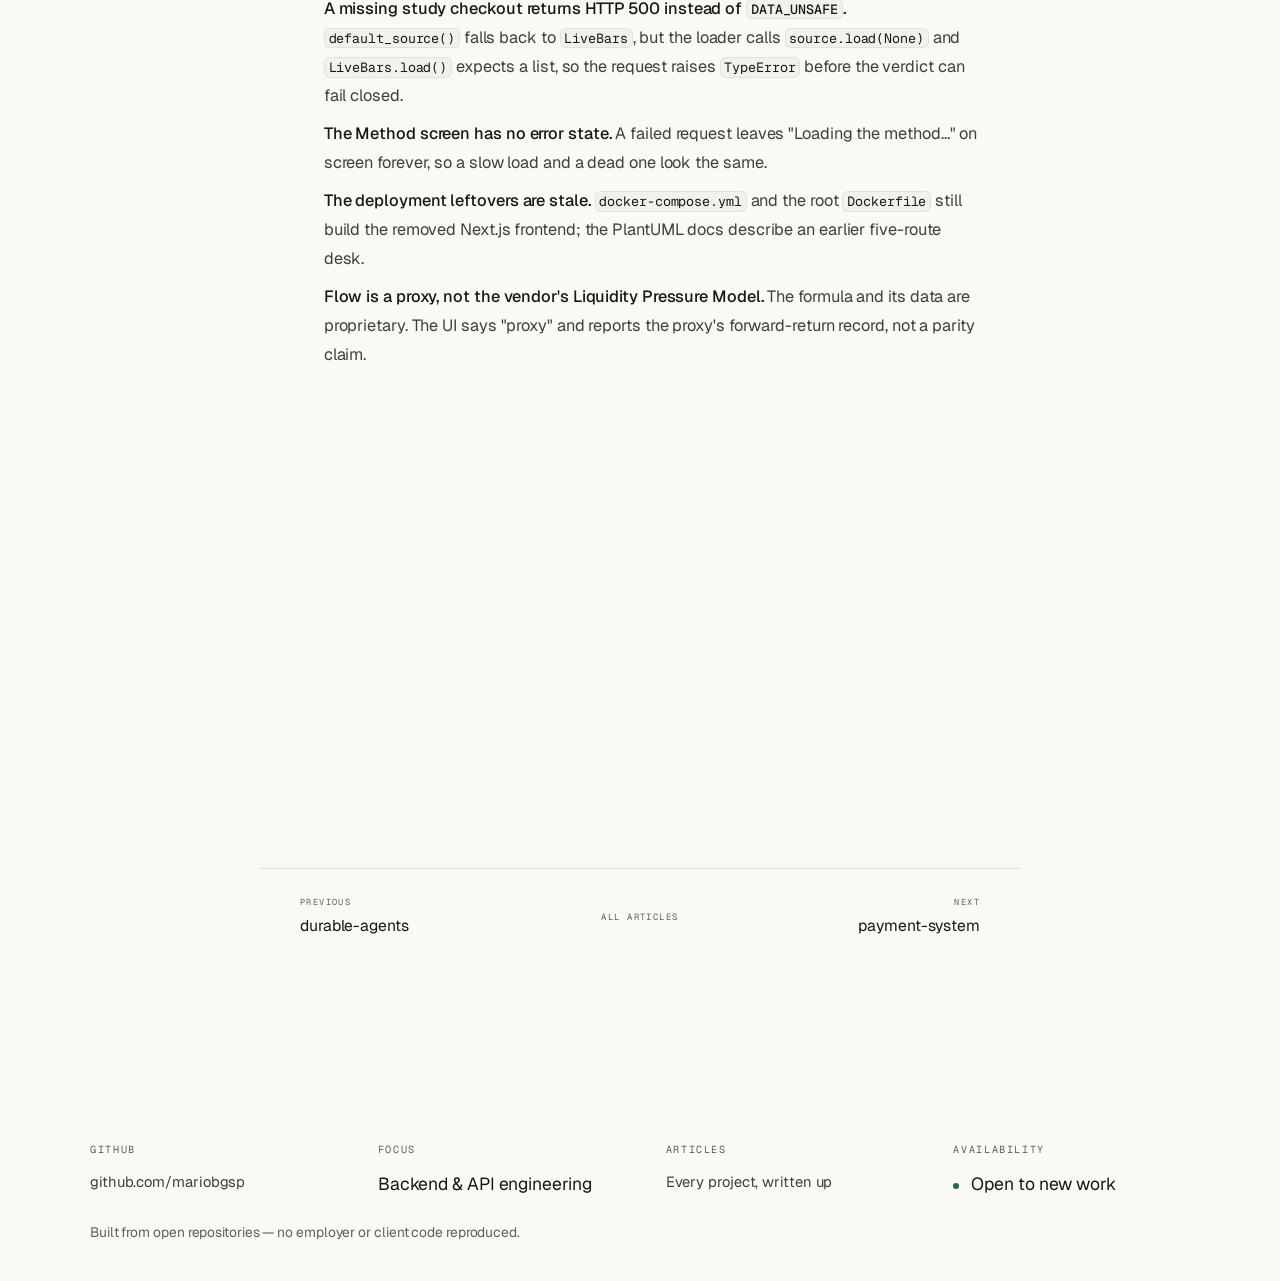
<file: articles/trading-suite/index.html>
<!doctype html>
<html lang="en">
  <head>
    <meta charset="utf-8" />
    <meta name="viewport" content="width=device-width,initial-scale=1" />
    <title>A Stock Screener That Refuses to Buy</title>
    <meta name="description" content="Most screeners answer with a list. This one answers with a verdict, the measured evidence behind it, and often no. Six screens, a FastAPI backend and a data check that outranks every signal." />
    <meta name="author" content="Muhammad Ario Bagus Prakusa" />
    <meta name="robots" content="index, follow, max-image-preview:large" />
    <meta name="theme-color" content="#faf9f6" />
    <link rel="canonical" href="https://mariobgsp.github.io/articles/trading-suite/" />
    <link rel="icon" href="data:image/svg+xml,%3Csvg xmlns='http://www.w3.org/2000/svg' viewBox='0 0 64 64'%3E%3Crect width='64' height='64' rx='14' fill='%23faf9f6'/%3E%3Cpath d='M20 44 32 18l12 26' stroke='%232b5fce' stroke-width='6' fill='none' stroke-linecap='round' stroke-linejoin='round'/%3E%3Cpath d='M25 36h14' stroke='%23171716' stroke-width='6' stroke-linecap='round'/%3E%3C/svg%3E" />
    <meta property="og:type" content="article" />
    <meta property="og:site_name" content="mario.dev" />
    <meta property="og:locale" content="en" />
    <meta property="og:url" content="https://mariobgsp.github.io/articles/trading-suite/" />
    <meta property="og:title" content="A Stock Screener That Refuses to Buy" />
    <meta property="og:description" content="Most screeners answer with a list. This one answers with a verdict, the measured evidence behind it, and often no. Six screens, a FastAPI backend and a data check that outranks every signal." />
    <meta property="og:image" content="https://mariobgsp.github.io/assets/articles/og-trading-suite.png" />
    <meta property="og:image:type" content="image/png" />
    <meta property="og:image:width" content="1200" />
    <meta property="og:image:height" content="630" />
    <meta property="og:image:alt" content="A Stock Screener That Refuses to Buy" />
    <meta name="twitter:card" content="summary_large_image" />
    <meta name="twitter:title" content="A Stock Screener That Refuses to Buy" />
    <meta name="twitter:description" content="Most screeners answer with a list. This one answers with a verdict, the measured evidence behind it, and often no. Six screens, a FastAPI backend and a data check that outranks every signal." />
    <meta name="twitter:image" content="https://mariobgsp.github.io/assets/articles/og-trading-suite.png" />
    <link rel="preconnect" href="https://fonts.googleapis.com" />
    <link rel="preconnect" href="https://fonts.gstatic.com" crossorigin />
    <link href="https://fonts.googleapis.com/css2?family=Geist:wght@300;400;500;600&family=Geist+Mono:wght@400;500&display=swap" rel="stylesheet" />
    <link rel="stylesheet" href="../../assets/theme.css" />
    <link rel="stylesheet" href="../../assets/article.css" />
  </head>
  <body class="art-page">
    <div class="progress-track" aria-hidden="true"><span id="progressBar"></span></div>

    <header class="topnav">
      <div class="topnav-inner">
        <a class="nav-logo" href="/">mario<span class="logo-dot">.</span>dev</a>
        <span class="nav-status"><span class="led led-green" aria-hidden="true"></span> Backend &amp; API engineer</span>
        <ul class="nav-links">
          <li><a href="/articles/" class="active">Articles</a></li>
          <li><a href="/">Home</a></li>
          <li><a href="https://github.com/mariobgsp" target="_blank" rel="noopener">GitHub</a></li>
        </ul>
        <button class="nav-hamburger" type="button" aria-label="Open menu" aria-expanded="false"><span></span><span></span></button>
      </div>
    </header>

    <div class="nav-menu">
      <a href="/articles/">Articles</a>
      <a href="/">Home</a>
      <a href="https://github.com/mariobgsp" target="_blank" rel="noopener">GitHub</a>
    </div>

    <main class="page">
      <section class="art-hero anchor" id="top">
        <div class="container">
          <a class="crumb reveal" href="/articles/">&larr; All articles</a>
          <p class="kicker reveal"><b>[ 03 / 05 ]</b> trading-suite</p>
          <h1 class="art-title reveal">A Stock Screener That Refuses to Buy</h1>
          <p class="art-standfirst reveal">Most screeners answer with a list. This one answers with a verdict, the measured evidence behind it, and often no. Six screens, a FastAPI backend and a data check that outranks every signal.</p>
          <p class="art-byline reveal">
            <span>Muhammad Ario Bagus Prakusa</span>
            <span>25 October 2026</span>
            <span>~5 min read</span>
          </p>
          <dl class="art-facts reveal">
            <div class="art-fact">
              <dt>Repository</dt>
              <dd><a href="https://github.com/mariobgsp/trading-suite">github.com/mariobgsp/trading-suite</a></dd>
            </div>
            <div class="art-fact">
              <dt>Role</dt>
              <dd>Backend engineering, quantitative research tooling, data integrity</dd>
            </div>
            <div class="art-fact">
              <dt>Stack</dt>
              <dd>Python 3.11+ + FastAPI · SQLite (WAL) · Vite + React 19 + TanStack Router · yfinance / IDX</dd>
            </div>
            <div class="art-fact">
              <dt>Verified</dt>
              <dd>Re-read against commit <code>e1a314a</code> (2026-10-25). The <code>DATA_UNSAFE</code> output below is from the 2026-10-17 run.</dd>
            </div>
          </dl>
        </div>
      </section>

      <section class="art-block art-glance" id="at-a-glance">
        <div class="container">
          <article class="art-content">
            <h2>At a glance</h2>
<ul>
  <li><strong>What it is</strong> — a self-hosted desk for the Indonesian market (IDX). Six screens and a CLI read a walk-forward study's artifacts, apply its rule chain to live bars, and answer one question per session: <em>what should I buy at the next open, and why</em> — or why not.</li>
  <li><strong>Who it's for</strong> — one person or a small team who wants their own copy of the analysis, and would rather see an honest "no" than a fabricated "yes".</li>
  <li><strong>The interesting part</strong> — the product is the <strong>refusal</strong>. <code>NO_TRADE</code> and <code>DATA_UNSAFE</code> are first-class outcomes with more engineering behind them than the <code>ENTER</code> path, and every quoted number is traceable to the study that produced it.</li>
</ul>
            <nav class="art-jump" aria-label="Article sections">
<a href="#the-problem"><span>02</span>The problem</a>
<a href="#what-it-does"><span>03</span>What it does</a>
<a href="#how-it-works"><span>04</span>How it works</a>
<a href="#key-choices"><span>05</span>Key choices</a>
<a href="#running-it"><span>06</span>Running it</a>
<a href="#screenshots"><span>07</span>Screenshots</a>
<a href="#what-id-fix-next"><span>08</span>What I&#x27;d fix next</a>
<a href="#links"><span>09</span>Links</a>
            </nav>
          </article>
        </div>
      </section>
      <section class="art-block" id="the-problem">
        <div class="container">
          <article class="art-content">
<h2 id="the-problem">The problem</h2>

<p class="pull-quote">Three failure modes make most screeners worse than useless.</p>

<ol>
  <li><strong>A list is not a decision.</strong> Ranked tickers with no entry, stop, size or horizon leave the reader to invent the part that determines the outcome.</li>
  <li><strong>Backtested numbers are quoted as maxima.</strong> "78% win rate" usually means the best cell found in a search of thousands, not what the next trade should be expected to do.</li>
  <li><strong>Broken data still produces a signal.</strong> A stale bar, a phantom session or a half-finished candle silently becomes a buy recommendation.</li>
</ol>

<p>This suite uses the opposite defaults: a verdict instead of a list, the corrected result next to the searched maximum, and an integrity gate that fails closed.</p>
          </article>
        </div>
      </section>
      <section class="art-block" id="what-it-does">
        <div class="container">
          <article class="art-content">
<h2 id="what-it-does">What it does</h2>

<div class="table-wrap"><table>
<thead><tr><th>Screen or command</th><th>The question it answers</th></tr></thead>
<tbody><tr><td><strong>Tonight</strong> (<code>/</code>)</td><td>Should I buy anything, and what exactly? The verdict, each ticket, the watchlist, and the case for standing down.</td></tr><tr><td><strong>Screener</strong> (<code>/screener</code>)</td><td>Every name, ranked by how near it is to being buyable — with no buy signals, on purpose.</td></tr><tr><td><strong>Market</strong> (<code>/market</code>)</td><td>The daily dashboard: breadth, the stress gauge, and weekly sector, conglomerate and industry rotation.</td></tr><tr><td><strong>Flow</strong> (<code>/flow</code>)</td><td>Technical cards and a transparent flow-pressure proxy. A research panel, not a plan input.</td></tr><tr><td><strong>Method</strong> (<code>/method</code>)</td><td>The rule chain, the corrected result, the horizons that were measured and refused, the costs, and every citation.</td></tr><tr><td><strong>Name</strong> (<code>/name/$ticker</code>)</td><td>One name: each condition and how long it has held, the run-up, levels, ticket and chart.</td></tr><tr><td><strong>CLI</strong></td><td><code>./trading-suite plan</code>, <code>plan momentum</code>, <code>plan name TICKER</code>, <code>plan method</code>, <code>plan size</code> — the same engine without a browser.</td></tr></tbody>
</table></div>

<p>One verdict is produced per session, in strict precedence: <code>ENTER</code> → <code>WAIT</code> → <code>NO_TRADE</code> → <code>DATA_UNSAFE</code>. Six integrity checks — exchange calendar, bars current, universe size, coverage, phantom bars, evidence readable — must all pass before a ticket appears.</p>
          </article>
        </div>
      </section>
      <section class="art-block" id="how-it-works">
        <div class="container">
          <article class="art-content">
<h2 id="how-it-works">How it works</h2>

<img src="/assets/articles/trading-suite-architecture-dark.png" alt="trading-suite architecture" loading="lazy" decoding="async" />

<details>

<summary>Mermaid source (<code>diagrams/trading-suite.mmd</code>)</summary>

<pre class="code-block" data-lang="mermaid"><code>flowchart TD
  FE[&quot;Vite + React 19 SPA :5173&lt;br/&gt;Tonight · Screener · Market · Flow · Method · Name&lt;br/&gt;SWR cache: memory + sessionStorage&quot;]

  API[&quot;FastAPI :8000&quot;]

  PLAN[&quot;app/plan&lt;br/&gt;screen · method · model · verdict&lt;br/&gt;refresh · regimes · citations · CLI · momentum&quot;]
  FLOW[&quot;app/flow&lt;br/&gt;technicals · flow proxy · validation&lt;br/&gt;research only — never a plan input&quot;]
  OVER[&quot;app/overview&lt;br/&gt;snapshot · summary · stress gauge · rotation&lt;br/&gt;cache-first dashboard&quot;]

  VERD{&quot;Verdict machine&lt;br/&gt;strict precedence&quot;}
  DB[(&quot;SQLite WAL — cache.db&lt;br/&gt;market cache · flow:v2 · overview:v1&quot;)]
  STUDY[(&quot;Study artifacts — hard dependency&lt;br/&gt;results/*.csv · bars/*.csv&lt;br/&gt;+ sha256 manifest&quot;)]
  CIT[&quot;citations.py + conformance tests&lt;br/&gt;fail on drift&quot;]

  OUT[&quot;ENTER&quot;]
  W[&quot;WAIT&quot;]
  N[&quot;NO_TRADE&quot;]
  U[&quot;DATA_UNSAFE&quot;]

  FE --&gt; API
  API --&gt; PLAN
  API --&gt; FLOW
  API --&gt; OVER
  PLAN --&gt; VERD
  PLAN --&gt; DB
  PLAN --&gt; STUDY
  PLAN --&gt; CIT
  FLOW --&gt; DB
  OVER --&gt; DB
  OVER --&gt; STUDY
  VERD --&gt; OUT
  VERD --&gt; W
  VERD --&gt; N
  VERD --&gt; U</code></pre>

</details>

<h3 id="components">Components</h3>

<ul>
  <li><strong><code>backend/app/plan/</code></strong> — the nightly method: <code>screen</code>, <code>method</code>, <code>model</code>, <code>verdict</code>, <code>refresh</code>, <code>regimes</code>, <code>citations</code>, <code>bars</code>, plus the new <code>cli</code> and <code>momentum</code> modules.</li>
  <li><strong><code>backend/app/flow/</code></strong> — technical cards and a causal flow-pressure proxy, deliberately outside the plan: the verdict cannot depend on it.</li>
  <li><strong><code>backend/app/overview/</code></strong> — the Market dashboard. A background job builds one snapshot, and <code>GET /api/overview</code> only reads it; a warm request is a SQLite read, not a universe scan.</li>
  <li><strong><code>backend/app/computed_cache.py</code></strong> — the shared versioned SQLite cache for computed payloads (<code>flow:v2:*</code>, <code>computed:overview:v1:*</code>).</li>
  <li><strong><code>backend/app/routers/</code></strong> and <strong><code>frontend-web/src/routes/</code></strong> — thin HTTP and UI seams. All plan screens read the same engine.</li>
</ul>

<h3 id="one-session-end-to-end">One session, end to end</h3>

<ol>
  <li><strong>Load bars.</strong> Resolve the source — study CSVs, else live — and read the benchmark first, because the index is the exchange calendar the ticker files are validated against.</li>
  <li><strong>Drop phantom bars.</strong> Sessions the exchange never held are removed and counted, not silently accepted.</li>
  <li><strong>Apply the market gate.</strong> Breadth is the share of the universe above its own 200-session average; the index's own stage comes next.</li>
  <li><strong>Run the rule chain.</strong> A 40-session breakout, relative strength in the top 10%, and 20-session volatility in its own lowest 40%.</li>
  <li><strong>Check integrity.</strong> Any failed check short-circuits to <code>DATA_UNSAFE</code> and withholds every ticket.</li>
  <li><strong>Produce one verdict and attach the evidence.</strong> The corrected headline, the searched maximum labelled as a maximum, the haircuts, and the citation for each quoted figure.</li>
</ol>
          </article>
        </div>
      </section>
      <section class="art-block" id="key-choices">
        <div class="container">
          <article class="art-content">
<h2 id="key-choices">Key choices</h2>

<div class="table-wrap"><table>
<thead><tr><th>Choice</th><th>Why</th><th>Cost</th></tr></thead>
<tbody><tr><td><strong>Refusal is a product state</strong></td><td>The screener can show no buy signals, and the flat band is a documented finding. The app cannot manufacture a recommendation to look useful.</td><td>A user who wants a hot list daily gets an empty screen.</td></tr><tr><td><strong><code>DATA_UNSAFE</code> outranks every signal</strong></td><td>Integrity checks fail closed and suppress all output, with no warning that can sit beside a ticket.</td><td>One bad ticker file can blank the whole session.</td></tr><tr><td><strong>Evidence tiers are never blended</strong></td><td>The searched census, the walk-forward corrected row and the one-window replay are shown as three distinct things, each labelled.</td><td>The headline is less impressive than the maximum.</td></tr><tr><td><strong>The study stays the source of truth</strong></td><td>Live bars are merged in memory, never written back; Market caches a snapshot, but the study remains immutable.</td><td>A cold start repeats the merge, and the study checkout is a hard dependency.</td></tr></tbody>
</table></div>
          </article>
        </div>
      </section>
      <section class="art-block" id="running-it">
        <div class="container">
          <article class="art-content">
<h2 id="running-it">Running it</h2>

<pre class="code-block" data-lang="bash"><code>git clone https://github.com/mariobgsp/trading-suite &amp;&amp; cd trading-suite

# backend
cd backend &amp;&amp; python -m venv .venv &amp;&amp; .venv/bin/pip install -r requirements.txt &amp;&amp; cd ..
# frontend
cd frontend-web &amp;&amp; npm install &amp;&amp; cd ..

./trading-suite run        # backend :8000 + frontend :5173
./trading-suite plan       # tonight&#x27;s verdict in the terminal
./trading-suite plan momentum
./trading-suite verify     # backend tests + frontend typecheck</code></pre>

<p>The plan and Market read the study at <code>TRADING_DOCS_DIR</code> (default <code>~/Projects/trading-backtest-docs</code>); Flow uses the app's own feeds.</p>

<h3 id="what-i-observed">What I observed</h3>

<p>The study checkout is private, so I supplied a stand-in built by <code>tools/capture/make-study-stub.py</code>: <strong>real daily bars</strong> for 22 names, a real manifest, and <strong>no <code>results/*.csv</code></strong>. The absence is the experiment. The app answered:</p>

<pre class="code-block" data-lang="json"><code>{
  &quot;state&quot;: &quot;DATA_UNSAFE&quot;,
  &quot;action&quot;: &quot;Do not trade. Fix the data or the evidence first.&quot;,
  &quot;primary_blocker&quot;: {
    &quot;key&quot;: &quot;universe&quot;,
    &quot;text&quot;: &quot;21 names traded above their own 200-day average (floor 100).&quot;
  }
}</code></pre>

<p class="pull-quote">Six checks were evaluated: four passed and two failed.</p>

<pre class="code-block" data-lang="text"><code>✓ exchange session calendar          last session: 2026-10-16
✓ bars reach the last session        bars end 2026-10-16
✗ universe is big enough             21 names (floor 100)
✓ coverage                           22 of 21 names have a bar (105%, floor 60%)
✓ no off-calendar bars               0
✗ measured row readable              results unreadable</code></pre>

<p>That is the thesis in one screen: a 9.5% breadth reading against a 60% requirement, a capitulation band, real prices — and no ticket, because the evidence under it is incomplete. The repository's latest full run reports <strong>248 backend tests passed, 6 skipped</strong>.</p>
          </article>
        </div>
      </section>
      <section class="art-block" id="screenshots">
        <div class="container">
          <article class="art-content">
<h2 id="screenshots">Screenshots</h2>

<img src="/assets/articles/trading-suite-tonight.png" alt="Tonight — DATA_UNSAFE" loading="lazy" decoding="async" />

<p class="fig-caption">Tonight: the verdict, the action, and the six integrity checks that produced it.</p>

<img src="/assets/articles/trading-suite-screener.png" alt="Screener — ranked, no signals" loading="lazy" decoding="async" />

<p class="fig-caption">The Screener on purpose: each row shows how near a name is to qualifying, not a signal.</p>

<img src="/assets/articles/trading-suite-name.png" alt="One name — every condition" loading="lazy" decoding="async" />

<p class="fig-caption">One name: every condition, its value, its threshold, and the distance between them.</p>
          </article>
        </div>
      </section>
      <section class="art-block" id="what-id-fix-next">
        <div class="container">
          <article class="art-content">
<h2 id="what-id-fix-next">What I'd fix next</h2>

<ul>
  <li><strong>A missing study checkout returns HTTP 500 instead of <code>DATA_UNSAFE</code>.</strong> <code>default_source()</code> falls back to <code>LiveBars</code>, but the loader calls <code>source.load(None)</code> and <code>LiveBars.load()</code> expects a list, so the request raises <code>TypeError</code> before the verdict can fail closed.</li>
  <li><strong>The Method screen has no error state.</strong> A failed request leaves "Loading the method…" on screen forever, so a slow load and a dead one look the same.</li>
  <li><strong>The deployment leftovers are stale.</strong> <code>docker-compose.yml</code> and the root <code>Dockerfile</code> still build the removed Next.js frontend; the PlantUML docs describe an earlier five-route desk.</li>
  <li><strong>Flow is a proxy, not the vendor's Liquidity Pressure Model.</strong> The formula and its data are proprietary. The UI says "proxy" and reports the proxy's forward-return record, not a parity claim.</li>
</ul>
          </article>
        </div>
      </section>
      <section class="art-block" id="links">
        <div class="container">
          <article class="art-content">
<h2 id="links">Links</h2>

<ul>
  <li><strong>Source:</strong> <a href="https://github.com/mariobgsp/trading-suite">github.com/mariobgsp/trading-suite</a></li>
  <li><strong>Plan module:</strong> <a href="https://github.com/mariobgsp/trading-suite/blob/main/backend/app/plan/README.md"><code>backend/app/plan/README.md</code></a></li>
  <li><strong>Flow module:</strong> <a href="https://github.com/mariobgsp/trading-suite/blob/main/backend/app/flow/README.md"><code>backend/app/flow/README.md</code></a></li>
  <li><strong>Market module:</strong> <a href="https://github.com/mariobgsp/trading-suite/blob/main/backend/app/overview/README.md"><code>backend/app/overview/README.md</code></a></li>
</ul>

<hr />

<p class="fig-caption">Verified against commit <code>e1a314a</code> (2026-10-25). Diagram source: <a href="https://github.com/mariobgsp/articles/blob/main/diagrams/trading-suite.mmd"><code>diagrams/trading-suite.mmd</code></a>. Capture scripts: <a href="https://github.com/mariobgsp/articles/blob/main/tools/capture/trading-suite.mjs"><code>tools/capture/trading-suite.mjs</code></a>, <a href="https://github.com/mariobgsp/articles/blob/main/tools/capture/make-study-stub.py"><code>tools/capture/make-study-stub.py</code></a>.</p>
          </article>
        </div>
      </section>

      <nav class="art-next container" aria-label="More articles">
<a class="art-next-link" href="/articles/durable-agents/"><span>Previous</span><b>durable-agents</b></a>
        <a class="art-next-all" href="/articles/">All articles</a>
<a class="art-next-link art-next-link--right" href="/articles/payment-system/"><span>Next</span><b>payment-system</b></a>
      </nav>

      <script type="application/ld+json">{"@context":"https://schema.org","@type":"TechArticle","headline":"A Stock Screener That Refuses to Buy","description":"Most screeners answer with a list. This one answers with a verdict, the measured evidence behind it, and often no. Six screens, a FastAPI backend and a data check that outranks every signal.","url":"https://mariobgsp.github.io/articles/trading-suite/","mainEntityOfPage":"https://mariobgsp.github.io/articles/trading-suite/","author":{"@type":"Person","name":"Muhammad Ario Bagus Prakusa","url":"https://mariobgsp.github.io/"},"keywords":"Python 3.11+ + FastAPI · SQLite (WAL) · Vite + React 19 + TanStack Router · yfinance / IDX","image":"https://mariobgsp.github.io/assets/articles/trading-suite-architecture-dark.png"}</script>
    </main>

    <footer class="footer" id="contact">
      <div class="container">
        <div class="footer-grid">
          <div class="footer-col">
            <h3>GitHub</h3>
            <a href="https://github.com/mariobgsp" target="_blank" rel="noopener">github.com/mariobgsp</a>
          </div>
          <div class="footer-col">
            <h3>Focus</h3>
            <span>Backend &amp; API engineering</span>
          </div>
          <div class="footer-col">
            <h3>Articles</h3>
            <a href="/articles/">Every project, written up</a>
          </div>
          <div class="footer-col">
            <h3>Availability</h3>
            <span><span class="led led-green" aria-hidden="true"></span> Open to new work</span>
          </div>
        </div>
        <p class="mono-tag" style="margin-top: 22px">
          Built from open repositories &mdash; no employer or client code reproduced.
        </p>
      </div>
    </footer>

    <script src="../../assets/site.js"></script>
  </body>
</html>
</file>
<file: assets/theme.css>
/* ==========================================================================
   mariobgsp.dev - light paper design system
   Shared by index.html and every page generated by tools/build-articles.py.
   Warm canvas, opaque white surfaces, 1px hairlines, one accent and a single
   CSS ambient wash. Geist + Geist Mono; cubic-bezier(.22,1,.36,1) motion.
   ========================================================================== */

:root {
  /* canvas */
  --bg: #faf9f6;

  /* opaque surfaces: one fill and one hairline ring, never a blurred stack */
  --surface-1: #ffffff;
  --surface-2: #f2f1ec;
  --surface-3: #e8e6df;
  --line: rgba(23, 23, 21, 0.12);
  --line-soft: rgba(23, 23, 21, 0.07);
  --line-strong: rgba(23, 23, 21, 0.22);

  /* ink */
  --ink: #171716;
  --ink-2: #3f3f3c;
  --ink-3: #5f5e59;
  /* captions and provenance notes (7.2:1 on the paper) */
  --ink-note: #55544f;

  /* one accent for links, focus and active state */
  --accent: #1d4ed8;
  --accent-hover: #173ea8;
  --accent-soft: #edf2fd;
  --success: #226b4c;
  --tint: rgba(23, 23, 21, 0.035);

  /* flat depth: a single hairline ring, never a blurred stack */
  --shadow-rest: inset 0 0 0 1px var(--line-soft);
  --shadow-lift: inset 0 0 0 1px var(--line);

  /* type */
  --sans: "Geist", "Helvetica Neue", Helvetica, "Segoe UI", system-ui, -apple-system, sans-serif;
  --mono: "Geist Mono", ui-monospace, SFMono-Regular, "SF Mono", Menlo, monospace;
  --fs-body: clamp(1rem, 0.97rem + 0.16vw, 1.125rem);
  --fs-lead: clamp(1.0625rem, 1rem + 0.5vw, 1.375rem);
  --fs-h2: clamp(2.15rem, 1.1rem + 3.5vw, 3.9rem);
  --fs-display: clamp(2.6rem, 0.7rem + 6.4vw, 6.25rem);

  /* geometry */
  --r-xl: 16px;
  --r-lg: 12px;
  --r-md: 8px;
  --r-sm: 6px;
  --r-pill: 999px;
  --pad-section: clamp(96px, 10vw, 160px);
  --gutter: clamp(20px, 5vw, 40px);
  --measure: 1180px;

  /* motion: ease-out to arrive, short and consistent */
  --ease: cubic-bezier(0.22, 1, 0.36, 1);
  --ease-out: cubic-bezier(0.16, 1, 0.3, 1);
  --dur-fast: 160ms;
  --dur: 260ms;
  --dur-slow: 520ms;

  /* layers */
  --z-content: 1;
  --z-nav: 40;
  --z-menu: 50;
  --nav-h: 64px;
}


/* ---------------------------------------------------------------- base --- */

*,
*::before,
*::after { box-sizing: border-box; }

html {
  -webkit-text-size-adjust: 100%;
  scroll-padding-top: calc(var(--nav-h) + 32px);
  color-scheme: light;
  scrollbar-width: thin;
  scrollbar-color: rgba(23, 23, 21, 0.24) transparent;
}

@media (prefers-reduced-motion: no-preference) {
  html { scroll-behavior: smooth; }
}

body {
  margin: 0;
  min-height: 100%;
  background: var(--bg);
  color: var(--ink);
  font-family: var(--sans);
  font-size: var(--fs-body);
  font-weight: 400;
  line-height: 1.7;
  letter-spacing: -0.005em;
  -webkit-font-smoothing: antialiased;
  text-rendering: optimizeLegibility;
  overflow-x: hidden;
}

body.lock { overflow: hidden; }

img { max-width: 100%; height: auto; display: block; }

a {
  color: inherit;
  text-decoration: none;
  transition: color var(--dur) var(--ease), opacity var(--dur) var(--ease);
}

h1, h2, h3, h4 {
  margin: 0;
  font-weight: 500;
  letter-spacing: -0.035em;
  line-height: 1.02;
  text-wrap: balance;
}

p { margin: 0; }
p + p { margin-top: 1em; }

ul, ol { margin: 0; padding: 0; list-style: none; }

::selection { background: var(--accent-soft); color: var(--ink); }

:focus-visible {
  outline: 2px solid var(--accent);
  outline-offset: 3px;
  border-radius: 4px;
}

.page {
  position: relative;
  z-index: var(--z-content);
}

.container {
  width: 100%;
  max-width: var(--measure);
  margin-inline: auto;
  padding-inline: var(--gutter);
}

.skip-link {
  position: absolute;
  left: -9999px;
  top: 0;
  z-index: 200;
  padding: 12px 20px;
  border-radius: var(--r-pill);
  background: var(--ink);
  color: var(--bg);
  font-size: 0.9rem;
}
.skip-link:focus { left: 16px; top: 16px; }

/* --------------------------------------------------------- ambient wash ---
   Two large, very soft colour fields drift independently behind the sheet.
   They are CSS-only, pointer-inert and composited on transform/opacity; there
   is no canvas and no JS loop. The motion is deliberately slow, but it is
   visible as a changing light rather than a static gradient. */

body::before,
body::after {
  content: "";
  position: fixed;
  z-index: 0;
  pointer-events: none;
  border-radius: 50%;
  will-change: transform;
}

body::before {
  width: 72vmax;
  height: 72vmax;
  top: -26vmax;
  right: -18vmax;
  background: radial-gradient(circle, rgba(174, 196, 238, 0.58) 0%, rgba(174, 196, 238, 0.30) 38%, transparent 68%);
  animation: ambient-cool 12s cubic-bezier(0.45, 0.05, 0.55, 0.95) infinite alternate;
}

body::after {
  width: 66vmax;
  height: 66vmax;
  bottom: -28vmax;
  left: -20vmax;
  background: radial-gradient(circle, rgba(234, 211, 187, 0.52) 0%, rgba(234, 211, 187, 0.26) 40%, transparent 68%);
  animation: ambient-warm 18s cubic-bezier(0.45, 0.05, 0.55, 0.95) infinite alternate;
}

body.art-page::before,
body.art-page::after { opacity: 0.5; }

@keyframes ambient-cool {
  from { transform: translate3d(-4%, -3%, 0) scale(1); }
  to   { transform: translate3d(9%, 8%, 0) scale(1.16); }
}

@keyframes ambient-warm {
  from { transform: translate3d(5%, 4%, 0) scale(1.10); }
  to   { transform: translate3d(-8%, -7%, 0) scale(0.94); }
}

/* ---------------------------------------------------------- progress bar --- */

.progress-track {
  position: fixed;
  inset: 0 0 auto;
  height: 2px;
  z-index: calc(var(--z-nav) + 5);
  background: transparent;
  pointer-events: none;
}

.progress-track > span {
  display: block;
  height: 100%;
  transform: scaleX(0);
  transform-origin: 0 50%;
  background: var(--accent);
}

/* ------------------------------------------------------------- top nav --- */

.topnav {
  position: fixed;
  top: 0;
  left: 0;
  right: 0;
  z-index: var(--z-nav);
  padding: 0 var(--gutter);
  background: transparent;
  border-bottom: 1px solid transparent;
  pointer-events: none;
  transition: background-color var(--dur) var(--ease), border-color var(--dur) var(--ease);
}

.topnav.scrolled {
  background: var(--bg);
  border-bottom-color: var(--line-soft);
}

.topnav-inner {
  pointer-events: auto;
  position: relative;
  z-index: 0;
  isolation: isolate;
  width: 100%;
  max-width: var(--measure);
  margin-inline: auto;
  min-height: var(--nav-h);
  display: flex;
  align-items: center;
  gap: 18px;
  padding: 0;
  border-radius: 0;
  background: transparent;
  box-shadow: none;
}

.nav-logo {
  display: inline-flex;
  align-items: baseline;
  gap: 1px;
  font-size: 0.95rem;
  font-weight: 500;
  letter-spacing: -0.03em;
  white-space: nowrap;
}

.logo-dot { color: var(--accent); }

.nav-status {
  display: inline-flex;
  align-items: center;
  gap: 9px;
  margin-left: 6px;
  font-size: 0.82rem;
  font-weight: 400;
  letter-spacing: 0;
  text-transform: none;
  color: var(--ink-2);
  white-space: nowrap;
}

.led {
  width: 6px;
  height: 6px;
  border-radius: 50%;
  background: var(--ink-3);
  flex: 0 0 auto;
}

.led-green { background: var(--success); }

.nav-links {
  display: flex;
  align-items: center;
  gap: 2px;
  margin-left: auto;
}

.nav-links a {
  display: inline-flex;
  align-items: center;
  gap: 8px;
  padding: 8px 14px;
  border-radius: var(--r-pill);
  font-size: 0.92rem;
  font-weight: 400;
  color: var(--ink-2);
  transition: color var(--dur-fast) var(--ease), background-color var(--dur-fast) var(--ease);
}

.nav-links a:hover {
  color: var(--ink);
  background: var(--tint);
}

.nav-links a.active {
  color: var(--ink);
  background: transparent;
}

.link-idx { display: none; }

/* hamburger */

.nav-hamburger {
  display: none;
  width: 44px;
  height: 44px;
  margin-left: auto;
  border: 0;
  border-radius: var(--r-pill);
  background: var(--surface-2);
  box-shadow: inset 0 0 0 1px var(--line);
  cursor: pointer;
  position: relative;
}

.nav-hamburger span {
  position: absolute;
  left: 13px;
  width: 18px;
  height: 1.5px;
  border-radius: 2px;
  background: var(--ink);
  transition: transform 260ms var(--ease), opacity 220ms var(--ease);
}

.nav-hamburger span:nth-child(1) { top: 19px; }
.nav-hamburger span:nth-child(2) { top: 25px; }

body.lock .nav-hamburger span:nth-child(1) { transform: translateY(3px) rotate(45deg); }
body.lock .nav-hamburger span:nth-child(2) { transform: translateY(-3px) rotate(-45deg); }

/* fullscreen menu (mobile) */

.nav-menu {
  position: fixed;
  inset: 0;
  /* the header stays above the sheet so its X remains a visible target */
  z-index: calc(var(--z-nav) - 1);
  display: flex;
  flex-direction: column;
  justify-content: center;
  gap: 6px;
  padding: 96px var(--gutter) 48px;
  background: var(--bg);
  opacity: 0;
  visibility: hidden;
  transition: opacity 280ms var(--ease), visibility 280ms var(--ease);
}

body.lock .nav-menu {
  opacity: 1;
  visibility: visible;
}

.nav-menu a {
  display: flex;
  align-items: baseline;
  gap: 16px;
  padding: 18px 4px;
  border-bottom: 1px solid var(--line-soft);
  font-size: clamp(1.75rem, 8vw, 2.5rem);
  font-weight: 400;
  letter-spacing: -0.04em;
  color: var(--ink);
  opacity: 0;
  transform: translate3d(0, 22px, 0);
  transition: opacity 280ms var(--ease), transform 280ms var(--ease), color 220ms var(--ease);
}

body.lock .nav-menu a {
  opacity: 1;
  transform: none;
  transition-delay: calc(var(--i, 0) * 40ms + 80ms);
}

.nav-menu a:active { color: var(--accent); }

/* ------------------------------------------------------------- buttons --- */

.btn {
  position: relative;
  display: inline-flex;
  flex-wrap: wrap;
  align-items: center;
  gap: 10px;
  max-width: 100%;
  padding: 11px 11px 11px 22px;
  border: 0;
  border-radius: var(--r-pill);
  background: var(--surface-1);
  color: var(--ink);
  box-shadow: var(--shadow-rest);
  font-family: inherit;
  font-size: 0.95rem;
  font-weight: 400;
  letter-spacing: -0.01em;
  line-height: 1;
  cursor: pointer;
  transition:
    transform 220ms var(--ease-out),
    background-color 220ms var(--ease-out),
    color 220ms var(--ease-out),
    box-shadow 220ms var(--ease-out);
}

.btn .ext {
  display: grid;
  place-items: center;
  width: 30px;
  height: 30px;
  border-radius: 50%;
  background: var(--surface-2);
  box-shadow: inset 0 0 0 1px var(--line-soft);
  font-size: 0.8rem;
  line-height: 1;
  transition: transform 220ms var(--ease-out), background-color 220ms var(--ease-out);
}

.btn:hover { background: var(--surface-2); }

.btn:hover .ext {
  transform: translate(2px, -2px);
  background: var(--surface-3);
}

.btn:active { scale: 0.98; }

.btn-primary {
  background: var(--ink);
  color: var(--bg);
}

.btn-primary .ext {
  background: rgba(255, 255, 255, 0.16);
  box-shadow: none;
  color: #fff;
}

.btn-primary:hover { background: var(--accent-hover); }

.btn-primary:hover .ext { background: rgba(255, 255, 255, 0.24); }

.btn-ghost {
  background: transparent;
  box-shadow: inset 0 0 0 1px var(--line);
  color: var(--ink-2);
}

.btn-ghost:hover { color: var(--ink); background: var(--tint); }

.actions {
  display: flex;
  flex-wrap: wrap;
  gap: 12px;
}

/* --------------------------------------------------------------- hero --- */

.hero {
  position: relative;
  display: flex;
  align-items: center;
  min-height: 100dvh;
  padding: calc(var(--nav-h) + 72px) 0 clamp(72px, 9vw, 120px);
}

.hero-compact {
  min-height: 0;
  padding: calc(var(--nav-h) + 96px) 0 clamp(72px, 9vw, 120px);
}

.hero-inner { width: 100%; }

.hero-name {
  margin: 22px 0 0;
  font-size: var(--fs-display);
  font-weight: 500;
  letter-spacing: -0.045em;
  line-height: 0.96;
}

.hero-title {
  margin: 26px 0 0;
  font-size: var(--fs-lead);
  font-weight: 400;
  color: var(--ink-2);
  max-width: 44ch;
}

.hero-sub {
  margin: 18px 0 0;
  color: var(--ink-3);
  max-width: 52ch;
}

.crumb {
  display: inline-flex;
  align-items: center;
  gap: 8px;
  font-family: var(--mono);
  font-size: 0.72rem;
  letter-spacing: 0.12em;
  text-transform: uppercase;
  color: var(--ink-3);
  transition: color var(--dur) var(--ease);
}

.crumb:hover { color: var(--ink); }

.kicker {
  display: inline-flex;
  align-items: center;
  gap: 9px;
  padding: 7px 14px;
  border-radius: var(--r-pill);
  background: var(--surface-1);
  box-shadow: inset 0 0 0 1px var(--line-soft);
  font-family: var(--mono);
  font-size: 0.68rem;
  font-weight: 400;
  letter-spacing: 0.16em;
  text-transform: uppercase;
  color: var(--ink-2);
}

.kicker b {
  font-weight: 400;
  white-space: nowrap;
  color: var(--accent);
}

.mono-tag {
  font-size: 0.86rem;
  font-weight: 400;
  color: var(--ink-3);
}

/* --------------------------------------------------------- hero intro ---
   A single CSS entrance, no JS timeline: each direct child of the hero copy
   rises once in document order. Without JavaScript the hero is already final,
   and ?freeze=1 keeps it settled for a capture. */

@media (prefers-reduced-motion: no-preference) {
  .hero-copy > * {
    animation: hero-rise 600ms var(--ease-out) both;
  }

  .hero-copy > :nth-child(2) { animation-delay: 60ms; }
  .hero-copy > :nth-child(3) { animation-delay: 120ms; }
  .hero-copy > :nth-child(4) { animation-delay: 180ms; }
}

@keyframes hero-rise {
  from { opacity: 0; transform: translate3d(0, 12px, 0); }
  to   { opacity: 1; transform: translate3d(0, 0, 0); }
}

html[data-freeze] .hero-copy > * {
  animation: none !important;
  opacity: 1 !important;
  transform: none !important;
}

/* Dev harness: pause CSS animation where ?freeze=1 found it and settle every
   transition so a capture shows a state rather than a moment. */
html[data-freeze],
html[data-freeze] *,
html[data-freeze] *::before,
html[data-freeze] *::after {
  animation-play-state: paused !important;
  transition-duration: 0.01ms !important;
  transition-delay: 0ms !important;
}

/* ------------------------------------------------------------ sections --- */

.section {
  position: relative;
  padding: var(--pad-section) 0;
}

.section-rule {
  height: 1px;
  margin: 28px 0 40px;
  border: 0;
  background: var(--line);
}

.section-title {
  font-size: var(--fs-h2);
  font-weight: 500;
  line-height: 1.02;
  letter-spacing: -0.045em;
  max-width: 24ch;
  margin-bottom: clamp(28px, 3.2vw, 52px);
  text-wrap: balance;
}

.anchor { scroll-margin-top: calc(var(--nav-h) + 40px); }

.hairline {
  height: 1px;
  margin: 0;
  border: 0;
  background: var(--line);
}

.prose {
  color: var(--ink-2);
  max-width: 62ch;
  overflow-wrap: break-word;
}

.prose strong { color: var(--ink); font-weight: 400; }

.prose-lead { margin-top: 20px; max-width: 66ch; }

/* ------------------------------------------------ measurement readouts ---
   On a project page the "what the repo states" cards put the reading first and
   the quantity underneath it as its own caption, so a number reads like
   instrument output instead of prose. Scoped to #results, which only exists on
   pages that publish figures, so nothing else on the sheet changes. */

#results .card .card-role {
  order: 1;
  margin: 0;
  font-family: var(--mono);
  font-size: clamp(1.3rem, 2vw, 1.7rem);
  font-weight: 400;
  letter-spacing: -0.02em;
  color: var(--ink);
}

#results .card .card-head {
  order: 2;
  align-items: baseline;
  margin-top: 14px;
  padding-top: 12px;
  border-top: 1px solid var(--line-soft);
}

#results .card .card-name {
  font-family: var(--mono);
  font-size: 0.72rem;
  font-weight: 400;
  letter-spacing: 0.12em;
  text-transform: uppercase;
  color: var(--ink-2);
}

#results .card .card-index {
  font-size: 0.56rem;
  letter-spacing: 0.16em;
  color: var(--accent);
  opacity: 0.85;
  padding-top: 0;
}

.blocks > * + * { margin-top: 1.1em; }

.split {
  display: grid;
  grid-template-columns: minmax(0, 1.15fr) minmax(0, 0.85fr);
  gap: clamp(28px, 5vw, 72px);
  align-items: start;
}

.span-all { grid-column: 1 / -1; }

/* -------------------------------------------------------------- plates ---
   Flat panels: one opaque fill and a single hairline ring. The hover ring is
   its own layer (::before, opacity only) so a hover never repaints the
   surface's own background. isolation:isolate lets the z-index:-1 ring paint
   above the fill and below the content. */

.plate {
  position: relative;
  border-radius: var(--r-xl);
  background: var(--surface-1);
  box-shadow: var(--shadow-rest);
}

.card,
.art-entry,
.exp-item,
.spec-cluster,
.plate,
.gh-panel,
.btn {
  position: relative;
  isolation: isolate;
}

.card::before,
.art-entry::before,
.exp-item::before,
.spec-cluster::before,
.plate::before,
.gh-panel::before,
.btn::before {
  content: "";
  position: absolute;
  inset: 0;
  z-index: -1;
  border-radius: inherit;
  border: 1px solid var(--line);
  opacity: 0;
  pointer-events: none;
  transition: opacity 160ms var(--ease-out);
}

.card:hover::before,
.card.is-hover::before,
.art-entry:hover::before,
.art-entry.is-hover::before,
.exp-item:hover::before,
.exp-item.is-hover::before,
.spec-cluster:hover::before,
.spec-cluster.is-hover::before,
.plate:hover::before,
.plate.is-hover::before,
.gh-panel:hover::before,
.gh-panel.is-hover::before,
.btn:hover::before,
.btn.is-hover::before { opacity: 1; }

/* -------------------------------------------------------------- cards --- */

.card-grid {
  display: grid;
  grid-template-columns: repeat(12, minmax(0, 1fr));
  gap: clamp(16px, 2vw, 24px);
}

.card {
  grid-column: span 4;
  display: flex;
  flex-direction: column;
  padding: clamp(22px, 2.4vw, 32px);
  border-radius: var(--r-xl);
  background: var(--surface-1);
  box-shadow: var(--shadow-rest);
  transition: transform 260ms var(--ease-out), background-color 260ms var(--ease-out), box-shadow 260ms var(--ease-out);
}

.span-12 { grid-column: span 12; }
.span-7 { grid-column: span 7; }
.span-5 { grid-column: span 5; }
.span-8 { grid-column: span 8; }
.span-6 { grid-column: span 6; }

.card-head {
  display: flex;
  align-items: flex-start;
  justify-content: space-between;
  gap: 16px;
}

.card-name {
  font-size: clamp(1.15rem, 1.6vw, 1.45rem);
  font-weight: 500;
  letter-spacing: -0.03em;
}

.card-index {
  font-family: var(--mono);
  font-size: 0.66rem;
  letter-spacing: 0.16em;
  color: var(--ink-3);
  white-space: nowrap;
  padding-top: 4px;
}

.card-role {
  margin: 10px 0 0;
  font-size: 0.9rem;
  color: var(--accent);
}

.card-desc {
  margin: 14px 0 0;
  color: var(--ink-2);
  font-size: 0.98rem;
}

.thumb {
  width: 100%;
  aspect-ratio: 1200 / 630;
  object-fit: cover;
  border-radius: var(--r-lg);
  box-shadow: inset 0 0 0 1px var(--line-soft);
  background: var(--surface-2);
}

.meta-row {
  display: flex;
  flex-wrap: wrap;
  gap: 6px 14px;
  align-items: baseline;
  margin-top: 18px;
  padding-top: 16px;
  border-top: 1px solid var(--line-soft);
}

.meta-label {
  font-family: var(--mono);
  font-size: 0.62rem;
  letter-spacing: 0.16em;
  text-transform: uppercase;
  color: var(--ink-3);
}

.meta-value {
  font-family: var(--mono);
  font-size: 0.78rem;
  color: var(--ink-2);
  overflow-wrap: anywhere;
}

.block-label {
  margin: 22px 0 10px;
  font-family: var(--mono);
  font-size: 0.62rem;
  letter-spacing: 0.16em;
  text-transform: uppercase;
  color: var(--ink-3);
}

.card-tools {
  display: flex;
  flex-wrap: wrap;
  gap: 10px;
  margin-top: auto;
  padding-top: 26px;
}

/* ---------------------------------------------------- lists, chips, meta --- */

.tags {
  display: flex;
  flex-wrap: wrap;
  gap: 8px;
}

.tag {
  max-width: 100%;
  overflow-wrap: anywhere;
  padding: 6px 12px;
  border-radius: var(--r-pill);
  background: var(--surface-1);
  box-shadow: inset 0 0 0 1px var(--line-soft);
  font-family: var(--mono);
  font-size: 0.68rem;
  letter-spacing: 0.08em;
  color: var(--ink-2);
}

.deliverables {
  display: grid;
  gap: 14px;
  counter-reset: item;
}

.deliverables li {
  position: relative;
  padding-left: 26px;
  min-width: 0;
  overflow-wrap: anywhere;
  color: var(--ink-2);
}

.deliverables li::before {
  counter-increment: item;
  content: counter(item, decimal-leading-zero);
  position: absolute;
  left: 0;
  top: 0.25em;
  font-family: var(--mono);
  font-size: 0.62rem;
  letter-spacing: 0.1em;
  color: var(--accent);
  opacity: 0.75;
}

.stat-row {
  display: flex;
  flex-wrap: wrap;
  gap: clamp(20px, 4vw, 56px);
  margin: 44px 0 0;
  padding: 26px 0 0;
  border-top: 1px solid var(--line-soft);
}

.stat {
  display: grid;
  gap: 4px;
}

.stat b {
  font-size: clamp(1.5rem, 2.4vw, 2.1rem);
  font-weight: 500;
  letter-spacing: -0.04em;
}

.stat span {
  font-family: var(--mono);
  font-size: 0.66rem;
  letter-spacing: 0.14em;
  text-transform: uppercase;
  color: var(--ink-3);
}

.cmd-wrap {
  margin: 26px 0;
  border-radius: var(--r-lg);
  background: var(--surface-1);
  box-shadow: var(--shadow-rest);
  overflow: hidden;
}

.cmd {
  margin: 0;
  padding: 18px 22px;
  overflow-x: auto;
  font-family: var(--mono);
  font-size: 0.85rem;
  line-height: 1.7;
  color: var(--ink-2);
  white-space: pre;
}

.cmd::before {
  content: "$ ";
  color: var(--accent);
}

/* ------------------------------------------------------------- footer --- */

.footer {
  position: relative;
  z-index: var(--z-content);
  padding: var(--pad-section) 0 64px;
}

.footer-grid {
  display: grid;
  grid-template-columns: repeat(4, minmax(0, 1fr));
  gap: clamp(24px, 4vw, 56px);
}

.footer-col h3 {
  margin: 0 0 14px;
  font-family: var(--mono);
  font-size: 0.64rem;
  font-weight: 400;
  letter-spacing: 0.16em;
  text-transform: uppercase;
  color: var(--ink-3);
}

.footer-col p,
.footer-col a {
  display: block;
  color: var(--ink-2);
  font-size: 0.92rem;
}

.footer-col a:hover { color: var(--ink); }

.footer-col .led {
  display: inline-block;
  margin-right: 8px;
  vertical-align: middle;
}

/* ---------------------------------------------------- motion primitives ---
   One transform composition for every interactive surface: only the state
   offset (--lift: reveal offset, hover raise). Press feedback uses the
   standalone scale property, so it composes with this transform instead of
   fighting it. Nothing here animates layout. */

.reveal,
.stagger > *,
.btn,
.card,
.plate,
.gh-panel,
.spec-cluster,
.exp-item,
.art-entry {
  transform: translate3d(0, var(--lift, 0px), 0);
}

/* Hidden only while JS is running: without it the page must still read. */
.js .reveal,
.js .stagger > * {
  opacity: 0;
  --lift: 12px;
  transition:
    opacity var(--dur-slow) var(--ease-out),
    transform var(--dur-slow) var(--ease-out);
}

.js .reveal.visible,
.js .stagger.visible > * {
  opacity: 1;
  --lift: 0px;
}

.card:hover,
.art-entry:hover,
.exp-item:hover,
.spec-cluster:hover,
.gh-panel:hover { --lift: -1px; }

/* Promote only the surface that is actually being driven. */
@media (hover: hover) and (prefers-reduced-motion: no-preference) {
  .card:hover,
  .art-entry:hover,
  .exp-item:hover,
  .spec-cluster:hover,
  .plate:hover,
  .gh-panel:hover,
  .btn:hover { will-change: transform; }
}

.stagger.visible > * {
  /* One delay rule for any list length: the index is written by assets/site.js
     as --i, and the cap keeps a long list from waiting behind its own tail. */
  transition-delay: min(calc(var(--i, 0) * 50ms + 30ms), 300ms);
}

/* ------------------------------------------------------ page transition ---
   Cross-document fades where View Transitions are supported; an unsupported
   browser simply navigates. The reduced-motion block neutralises both sides. */

@view-transition { navigation: auto; }

::view-transition-old(root) {
  animation: page-out 180ms cubic-bezier(0.4, 0, 1, 1) both;
}

::view-transition-new(root) {
  animation: page-in 420ms cubic-bezier(0.16, 1, 0.3, 1) both;
}

@keyframes page-out { to { opacity: 0; } }
@keyframes page-in {
  from { opacity: 0; transform: translate3d(0, 8px, 0); }
  to   { opacity: 1; transform: none; }
}

/* ----------------------------------------------------------- axis draw ---
   A hairline axis above each section first container, drawn like the rules
   when the section is first seen. Flat by construction: one solid 1px line. */

.js .section.anchor > .container:first-child::before {
  content: "";
  display: block;
  height: 1px;
  margin: 0 0 clamp(28px, 3.2vw, 52px);
  background: var(--line-soft);
  transform: scaleX(0);
  transform-origin: 0 50%;
  transition: transform 500ms var(--ease-out);
}

.js .is-seen .section.anchor > .container:first-child::before {
  transform: scaleX(1);
}

/* -------------------------------------------------------- channel rail ---
   One tick per section, built from the document by assets/site.js. The active
   tick grows into the accent line; the top progress bar carries the scroll
   progress. Desktop only - below 1080px the bar is the whole indicator. */

.sec-rail {
  position: fixed;
  right: 20px;
  top: 50%;
  z-index: calc(var(--z-nav) + 2);
  display: none;
  flex-direction: column;
  justify-content: center;
  gap: 1px;
  transform: translateY(-50%);
}

@media (min-width: 1080px) {
  .sec-rail { display: flex; }
}

.sec-rail__tick {
  position: relative;
  display: flex;
  align-items: center;
  gap: 8px;
  padding: 6px 0 6px 10px;
  font-family: var(--mono);
  font-size: 0.58rem;
  letter-spacing: 0.14em;
  text-transform: uppercase;
  color: var(--ink-3);
  transition: color 220ms var(--ease);
}

.sec-rail__tick::after {
  content: "";
  width: 24px;
  height: 1px;
  background: currentColor;
  opacity: 0.5;
  transform: scaleX(0.375);
  transform-origin: 100% 50%;
  transition: transform 220ms var(--ease), opacity 220ms var(--ease), background-color 220ms var(--ease);
}

.sec-rail__tick:hover { color: var(--ink-2); }
.sec-rail__tick.is-active { color: var(--ink); }

.sec-rail__tick.is-active::after {
  transform: scaleX(1);
  opacity: 1;
  background: var(--accent);
}

/* --------------------------------------------------------- nav indicator --- */

/* The one width transition on the sheet: a single ~100x34 indicator that moves
   only when the active link changes, never per scroll frame. Applying an
   inverse scaleX here would visibly squash the pill's rounded ends. */
.nav-pill {
  position: absolute;
  top: 50%;
  left: 0;
  z-index: -1;
  width: var(--pill-w, 0px);
  height: 34px;
  margin-top: -17px;
  border-radius: var(--r-pill);
  background: var(--accent-soft);
  box-shadow: inset 0 0 0 1px rgba(43, 95, 206, 0.16);
  transform: translate3d(var(--pill-x, 0px), 0, 0);
  opacity: var(--pill-o, 0);
  pointer-events: none;
  transition: transform 320ms var(--ease-out), width 320ms var(--ease-out), opacity 180ms var(--ease);
}

/* ---------------------------------------------------------- section flow --- */

/* The rule draws like an axis, and measured values settle rather than count
   up: the figure is never invented, only revealed. */
.js .sheet-rule,
.js .section-rule {
  transform: scaleX(0);
  transform-origin: 0 50%;
  transition: transform 500ms var(--ease-out);
}

.js .is-seen .sheet-rule,
.js .is-seen .section-rule { transform: scaleX(1); }

.js .spec-value,
.js .runs-fig,
.js .stat b {
  opacity: 0.5;
  transform: translate3d(0, 4px, 0);
  transition:
    opacity 420ms var(--ease-out),
    transform 420ms var(--ease-out);
}

.js .is-seen .spec-value,
.js .is-seen .runs-fig,
.js .is-seen .stat b {
  opacity: 1;
  transform: none;
}

/* A running count-up holds tabular figures so the width never jitters. */
.counting { font-variant-numeric: tabular-nums; }

/* --------------------------------------------------------- responsive --- */

@media (max-width: 1080px) {
  .card { grid-column: span 6; }
  .card.span-7, .card.span-5, .card.span-8 { grid-column: span 6; }
}

@media (max-width: 960px) {
  :root { --pad-section: clamp(72px, 12vw, 110px); }

  .split { grid-template-columns: minmax(0, 1fr); }
  .footer-grid { grid-template-columns: repeat(2, minmax(0, 1fr)); }
}

@media (max-width: 860px) {
  .nav-links { display: none; }
  .nav-status { display: none; }
  .nav-hamburger { display: block; }
  .card,
  .card.span-7,
  .card.span-5,
  .card.span-8 { grid-column: span 12; }
}

@media (max-width: 560px) {
  .footer-grid { grid-template-columns: minmax(0, 1fr); }
  .kicker {
    max-width: 100%;
    align-items: flex-start;
    border-radius: var(--r-md);
    padding: 7px 12px;
    row-gap: 4px;
    letter-spacing: 0.12em;
    line-height: 1.5;
  }
  .actions .btn,
  .card-tools .btn { flex: 1 1 100%; justify-content: space-between; }
}

/* ---------------------------------------------------- reduced motion --- */

/* Tiering, not a kill switch. The global net below neutralises runaway motion
   and infinite loops - 0.01ms, never 0s, so transitionend/animationend still
   fire and nothing teleports. The rules under it decide what each tier loses:

     Tier 1  self-motion: parallax, drift, tilt, sweep, pointer light. Removed.
     Tier 2  entrances: reveal, panel, toast. Opacity only, <= 200ms.
     Tier 3  feedback: focus rings, colour, state changes. Kept.            */

@media (prefers-reduced-motion: reduce) {
  *,
  *::before,
  *::after {
    animation-duration: 0.01ms !important;
    animation-iteration-count: 1 !important;
    transition-duration: 0.01ms !important;
    scroll-behavior: auto !important;
  }

  body::before,
  body::after,
  .scroll-cue {
    animation: none !important;
    transition: none !important;
  }

  ::view-transition-old(root),
  ::view-transition-new(root) { animation: none !important; }

  /* Tier 1: no displacement. */
  .reveal,
  .stagger > *,
  .btn,
  .card,
  .plate,
  .gh-panel,
  .spec-cluster,
  .exp-item,
  .art-entry { transform: none !important; }

  /* The hover ring is feedback, not motion: keep it, drop the transition. */
  .card::before,
  .art-entry::before,
  .exp-item::before,
  .spec-cluster::before,
  .plate::before,
  .gh-panel::before,
  .btn::before {
    transition: none !important;
  }

  .card:hover,
  .art-entry:hover,
  .exp-item:hover,
  .spec-cluster:hover,
  .gh-panel:hover { --lift: 0px !important; }

  /* Tier 2: keep the fact of a transition, drop the movement. */
  .js .reveal,
  .js .stagger > * {
    opacity: 1 !important;
    --lift: 0px !important;
    transition: opacity 150ms linear !important;
  }

  /* The new primitives settle to their end state: figures never move, the
     axis simply exists. */
  .js .spec-value,
  .js .runs-fig,
  .js .stat b {
    opacity: 1 !important;
    transform: none !important;
  }

}

/* ------------------------------------- reduced transparency, print, no-js --- */

/* Nothing on the sheet is translucent any more: surfaces are opaque fills, so
   there is no prefers-reduced-transparency tier and no backdrop-filter
   fallback left to write. */

@media (prefers-reduced-motion: reduce) {
  .nav-pill { transition: opacity 150ms linear !important; }

  /* Tier 1: the axis is self-motion; the state stays. */
  .js .sheet-rule,
  .js .section-rule { transform: none !important; }
  .js .section.anchor > .container:first-child::before { transform: none !important; }
}

@media print {
  /* Collapse the screen's viewport-sized spacing: without this the first
     printed page is the empty half of a 100dvh hero. */
  :root { --pad-section: 22px; }

  .hero,
  .hero-compact {
    min-height: 0;
    padding: 20px 0;
  }

  .section { padding: 22px 0; }

  .plate,
  .card,
  .exp-item,
  .spec-cluster,
  .gh-panel,
  .art-entry,
  .title-block,
  .edu-block { padding: 14px !important; }

  body::before,
  body::after,
  .progress-track,
  .sec-rail,
  .nav-pill,
  .nav-menu,
  .topnav,
  .scroll-cue { display: none !important; }

  body,
  body * {
    background: none !important;
    box-shadow: none !important;
    color: #111 !important;
    text-shadow: none !important;
    animation: none !important;
    transition: none !important;
  }

  /* Nothing on paper has been scrolled to, so nothing may stay hidden behind
     an entrance that will never run. */
  .js .reveal,
  .js .stagger > *,
  .js .spec-value,
  .js .runs-fig,
  .js .stat b {
    opacity: 1 !important;
    --lift: 0px !important;
    transform: none !important;
  }

  .js .sheet-rule,
  .js .section-rule,
  .js .section.anchor > .container:first-child::before { transform: none !important; }

  .hero-copy > * {
    animation: none !important;
    opacity: 1 !important;
    transform: none !important;
  }

  body { background: #fff !important; }
}

/* ================================================================= widgets ===
   Interactive project-page widgets (flow / checklist / faq) and command copy
   buttons. Additive: no existing selector is modified. */

.widget { margin-top: 18px; }
.widget-intro { margin-top: 0; }
.widget-toolbar { display: flex; flex-wrap: wrap; gap: 8px; margin: 14px 0 16px; }
.widget-toggle {
  font-family: var(--mono);
  font-size: 0.72rem;
  letter-spacing: 0.09em;
  text-transform: uppercase;
  color: var(--ink-2);
  background: transparent;
  border: 1px solid var(--line-soft);
  border-radius: var(--r-pill);
  padding: 8px 16px;
  cursor: pointer;
  transition: color var(--dur) var(--ease), border-color var(--dur) var(--ease), background-color var(--dur) var(--ease);
}
.widget-toggle:hover { color: var(--ink); border-color: var(--line-strong); }
.widget-toggle.is-active { color: var(--bg); background: var(--ink); border-color: var(--ink); }

.flow-list { list-style: none; margin: 0; padding: 0; display: grid; gap: 8px; }
.flow-step {
  border: 1px solid var(--line-soft);
  border-radius: var(--r-md);
  background: var(--surface-1);
  transition: opacity var(--dur) var(--ease), border-color var(--dur) var(--ease);
}
.flow-step.is-off-path { opacity: 0.45; }
.flow-step-btn {
  display: grid;
  gap: 4px;
  width: 100%;
  text-align: left;
  background: none;
  border: 0;
  color: inherit;
  font: inherit;
  padding: 14px 16px;
  cursor: pointer;
}
.flow-step-title { color: var(--ink); font-weight: 500; }
.flow-step-what { color: var(--ink-note); font-size: 0.9rem; }
.flow-step-btn[aria-expanded="true"] { border-bottom: 1px solid var(--line-soft); }
.flow-detail { padding: 12px 16px 16px; color: var(--ink-2); font-size: 0.92rem; }
.flow-detail p { margin: 0; }

.checklist { list-style: none; margin: 0; padding: 0; display: grid; gap: 22px; }
.checklist-step { border-left: 2px solid var(--line-soft); padding-left: 16px; transition: border-color var(--dur) var(--ease); }
.checklist-head { display: flex; align-items: baseline; gap: 10px; cursor: pointer; }
.checklist-title { color: var(--ink); font-weight: 500; }
.checklist-body { color: var(--ink-2); margin: 6px 0 10px; }
.checklist-step.is-done { border-left-color: var(--success); }
.checklist-step.is-done .checklist-title { color: var(--ink-2); text-decoration: line-through; }

.faq-item { border-top: 1px solid var(--line-soft); }
.faq-item:last-child { border-bottom: 1px solid var(--line-soft); }
.faq-q {
  display: flex;
  justify-content: space-between;
  gap: 16px;
  width: 100%;
  text-align: left;
  background: none;
  border: 0;
  color: var(--ink);
  font: inherit;
  padding: 16px 0;
  cursor: pointer;
}
.faq-mark { color: var(--accent); font-family: var(--mono); transition: transform var(--dur) var(--ease); }
.faq-item.is-open .faq-mark { transform: rotate(45deg); }
.faq-a { padding: 0 0 18px; color: var(--ink-2); }
.faq-a p { margin: 0; }

.copy-cmd {
  display: inline-block;
  margin: 0 0 14px;
  font-family: var(--mono);
  font-size: 0.68rem;
  letter-spacing: 0.1em;
  text-transform: uppercase;
  color: var(--ink-2);
  background: transparent;
  border: 1px solid var(--line-soft);
  border-radius: var(--r-pill);
  padding: 5px 12px;
  cursor: pointer;
  transition: color var(--dur) var(--ease), border-color var(--dur) var(--ease);
}
.copy-cmd:hover { color: var(--ink); border-color: var(--line-strong); }
.copy-cmd.copied { color: var(--success); border-color: var(--success); }

@media (prefers-reduced-motion: reduce) {
  .widget-toggle, .flow-step, .copy-cmd, .faq-mark, .checklist-step { transition: none !important; }
}

/* ---------------------------------------------------------- press feedback ---
   The click answer on every control: the standalone `scale` property, so it
   composes with the transform composition rule instead of overwriting it. */

.btn:active,
.widget-toggle:active,
.copy-cmd:active,
.faq-q:active,
.flow-step-btn:active,
.checklist-head:active,
.nav-links a:active,
.nav-hamburger:active,
.sec-rail__tick:active { scale: 0.97; }
</file>
<file: assets/article.css>
/* ================================================================
   Article pages (/articles/<slug>/): a calm, centred reading column
   in the Medium / Substack tradition, in the site's own palette.
   Loaded after theme.css by the article pages only.
   ================================================================ */

/* Quieter backdrop while reading: the ambient wash stays at a whisper. */
body.art-page::before { opacity: 0.55; }

/* A reading column has its own progress bar; the per-section rail is noise. */
body.art-page .sec-rail { display: none; }

/* -------------------------------------------------------- the column --- */

.art-hero .container,
.art-block .container,
.art-next.container {
  max-width: 760px;
}

/* ------------------------------------------------------------- hero --- */

.art-hero {
  padding: calc(var(--nav-h) + 84px) 0 clamp(30px, 4vw, 44px);
  border-bottom: 1px solid var(--line-soft);
}

.art-hero .crumb { margin-bottom: 20px; }

.art-title {
  margin: 16px 0 0;
  max-width: none;
  font-size: clamp(2rem, 1.3rem + 2.6vw, 3.05rem);
  font-weight: 500;
  letter-spacing: -0.04em;
  line-height: 1.05;
  text-wrap: balance;
}

.art-standfirst {
  margin-top: 22px;
  max-width: none;
  font-size: clamp(1.04rem, 1.3vw, 1.16rem);
  line-height: 1.66;
  color: var(--ink-2);
}

.art-standfirst code {
  font-family: var(--mono);
  font-size: 0.86em;
  color: var(--ink);
}

.art-byline {
  display: flex;
  flex-wrap: wrap;
  align-items: baseline;
  gap: 4px 22px;
  margin-top: 26px;
  font-family: var(--mono);
  font-size: 0.6rem;
  letter-spacing: 0.14em;
  text-transform: uppercase;
  color: var(--ink-3);
}

/* -------------------------------------------------------- metadata --- */

.art-facts {
  display: grid;
  grid-template-columns: minmax(0, 1fr);
  margin-top: 30px;
  padding-top: 6px;
  border-top: 1px solid var(--line);
}

.art-fact {
  display: grid;
  grid-template-columns: minmax(0, 120px) minmax(0, 1fr);
  gap: 4px 20px;
  align-items: baseline;
  padding: 10px 0;
  border-bottom: 1px solid var(--line-soft);
}

.art-fact:last-child { border-bottom: 0; }

.art-fact dt {
  font-family: var(--mono);
  font-size: 0.56rem;
  letter-spacing: 0.16em;
  text-transform: uppercase;
  color: var(--ink-3);
}

.art-fact dd {
  margin: 0;
  font-size: 0.86rem;
  line-height: 1.6;
  color: var(--ink-2);
}

.art-fact a {
  color: var(--ink);
  text-decoration: underline;
  text-decoration-color: var(--line-strong);
  text-underline-offset: 3px;
}

.art-fact a:hover { color: var(--accent-hover); }

/* ------------------------------------------------------------ body --- */

.art-block {
  padding: 0;
  border: 0;
  scroll-margin-top: calc(var(--nav-h) + 24px);
}

.art-block:first-of-type { padding-top: clamp(34px, 4vw, 48px); }

.art-block + .art-block { margin-top: clamp(44px, 5.6vw, 68px); }

.art-content > :first-child { margin-top: 0; }

.art-content h2 {
  margin: 0 0 20px;
  max-width: none;
  font-size: clamp(1.5rem, 1.1rem + 1.2vw, 1.95rem);
  font-weight: 500;
  letter-spacing: -0.03em;
  line-height: 1.14;
  scroll-margin-top: calc(var(--nav-h) + 24px);
}

.art-content h3 {
  margin: 42px 0 12px;
  font-size: clamp(1.14rem, 1rem + 0.4vw, 1.3rem);
  font-weight: 500;
  letter-spacing: -0.02em;
  line-height: 1.3;
  scroll-margin-top: calc(var(--nav-h) + 24px);
}

.art-content p,
.art-content li {
  max-width: none;
  color: var(--ink-2);
  font-size: 1.02rem;
  line-height: 1.78;
}

.art-content p { margin: 0 0 1.15em; }

.art-content ul,
.art-content ol {
  margin: 0 0 1.4em;
  padding-left: 1.35em;
}

.art-content li { margin-bottom: 0.55em; }

.art-content li::marker { color: var(--ink-3); }

.art-content strong {
  color: var(--ink);
  font-weight: 500;
}

.art-content em { color: var(--ink-2); }

.art-content a {
  color: var(--ink);
  text-decoration: underline;
  text-decoration-color: var(--line-strong);
  text-underline-offset: 3px;
  transition: color var(--dur-fast) var(--ease-out),
              text-decoration-color var(--dur-fast) var(--ease-out);
}

.art-content a:hover {
  color: var(--accent);
  text-decoration-color: var(--accent);
}

.art-content blockquote {
  margin: 32px 0;
  padding: 2px 0 2px 22px;
  border-left: 2px solid var(--accent);
}

.art-content blockquote p {
  margin: 0;
  font-size: 1.08rem;
  line-height: 1.7;
  color: var(--ink-2);
}

.art-content hr {
  margin: clamp(36px, 4.4vw, 52px) 0;
  border: 0;
  height: 1px;
  background: var(--line-soft);
}

/* inline code */
.art-content code {
  padding: 0.12em 0.36em;
  border-radius: 6px;
  background: var(--surface-2);
  box-shadow: inset 0 0 0 1px var(--line-soft);
  font-family: var(--mono);
  font-size: 0.82em;
  color: var(--ink);
  overflow-wrap: break-word;
}

/* fenced code */
.art-content .code-block {
  position: relative;
  margin: 26px 0;
  padding: 18px;
  border-radius: var(--r-md);
  background: var(--surface-2);
  box-shadow: inset 0 0 0 1px var(--line-soft);
  overflow-x: auto;
  font-size: 0.78rem;
  line-height: 1.62;
  tab-size: 2;
}

.art-content .code-block code {
  padding: 0;
  border-radius: 0;
  background: none;
  box-shadow: none;
  font-size: inherit;
  color: var(--ink-2);
  white-space: pre;
  overflow-wrap: normal;
}

.art-content .code-block[data-lang]::after {
  content: attr(data-lang);
  position: absolute;
  top: 8px;
  right: 12px;
  font-family: var(--mono);
  font-size: 0.5rem;
  letter-spacing: 0.16em;
  text-transform: uppercase;
  color: var(--ink-note);
  pointer-events: none;
}

/* tables */
.art-content .table-wrap {
  margin: 28px 0;
  overflow-x: auto;
  border-radius: var(--r-md);
  box-shadow: inset 0 0 0 1px var(--line-soft);
}

.art-content table {
  width: 100%;
  min-width: 540px;
  border-collapse: collapse;
  font-size: 0.84rem;
  line-height: 1.55;
}

.art-content th {
  padding: 11px 13px;
  border-bottom: 1px solid var(--line);
  background: var(--surface-2);
  font-family: var(--mono);
  font-size: 0.54rem;
  font-weight: 400;
  letter-spacing: 0.14em;
  text-transform: uppercase;
  text-align: left;
  color: var(--ink-3);
  white-space: nowrap;
}

.art-content td {
  padding: 11px 13px;
  border-top: 1px solid var(--line-soft);
  vertical-align: top;
  color: var(--ink-2);
}

.art-content tbody tr:first-child td { border-top: 0; }
.art-content tbody tr:hover { background: var(--tint); }

.art-content td code,
.art-content th code { font-size: 0.8em; }

/* images and captions */
.art-content img {
  display: block;
  width: 100%;
  height: auto;
  margin: 30px 0 0;
  border-radius: var(--r-md);
  box-shadow: inset 0 0 0 1px var(--line-soft);
}

.art-content .fig-caption {
  margin: 12px 0 34px;
  font-size: 0.8rem;
  line-height: 1.6;
  text-align: center;
  color: var(--ink-3);
}

.art-content .fig-caption code { font-size: 0.78em; }

/* mermaid source disclosure */
.art-content details {
  margin: 28px 0;
  padding: 12px 16px;
  border-radius: var(--r-md);
  background: var(--surface-1);
  box-shadow: var(--shadow-rest);
}

.art-content summary {
  cursor: pointer;
  font-family: var(--mono);
  font-size: 0.56rem;
  letter-spacing: 0.14em;
  text-transform: uppercase;
  color: var(--ink-3);
  list-style: none;
}

.art-content summary::-webkit-details-marker { display: none; }
.art-content summary:hover { color: var(--ink); }

.art-content details[open] summary { margin-bottom: 14px; }

.art-content details .code-block {
  margin: 0;
  padding: 0;
  background: transparent;
  box-shadow: none;
}

/* --------------------------------------------------- prev / next --- */

.art-next {
  display: grid;
  grid-template-columns: minmax(0, 1fr) auto minmax(0, 1fr);
  align-items: center;
  gap: 16px;
  margin-top: clamp(44px, 5.6vw, 68px);
  padding: 26px var(--gutter) clamp(48px, 6vw, 80px);
  border-top: 1px solid var(--line);
}

.art-next-link {
  display: grid;
  gap: 4px;
  justify-self: start;
  max-width: 100%;
}

.art-next-link span {
  font-family: var(--mono);
  font-size: 0.54rem;
  letter-spacing: 0.16em;
  text-transform: uppercase;
  color: var(--ink-3);
}

.art-next-link b {
  font-weight: 400;
  font-size: 0.98rem;
  color: var(--ink);
}

.art-next-link:hover b { color: var(--accent-hover); }

.art-next-link--right {
  justify-self: end;
  text-align: right;
}

.art-next-all {
  font-family: var(--mono);
  font-size: 0.56rem;
  letter-spacing: 0.16em;
  text-transform: uppercase;
  color: var(--ink-3);
  white-space: nowrap;
}

.art-next-all:hover { color: var(--ink); }

/* ------------------------------------------------------ at a glance ---
   The summary the source already wrote, set as the instrument panel it
   always claimed to be: a solid plate, the point list read like outputs,
   and the jump nav beneath it as the table of contents. */

.art-glance {
  margin-top: clamp(34px, 4vw, 48px);
  padding: clamp(22px, 2.6vw, 32px) clamp(22px, 2.6vw, 34px);
  border-radius: var(--r-lg);
  background: var(--surface-1);
  box-shadow: var(--shadow-rest);
}

.art-glance .art-content h2 {
  display: flex;
  align-items: center;
  gap: 10px;
  font-size: 0.62rem;
  font-weight: 400;
  letter-spacing: 0.16em;
  text-transform: uppercase;
  color: var(--ink-3);
  margin-bottom: 18px;
}

.art-glance .art-content h2::before {
  content: "";
  width: 16px;
  height: 1px;
  background: var(--accent);
}

.art-glance .art-content ul {
  margin: 0;
  padding: 0;
  display: grid;
  gap: 12px;
}

.art-glance .art-content li {
  position: relative;
  padding-left: 22px;
  font-size: 0.96rem;
  line-height: 1.6;
}

.art-glance .art-content li::before {
  content: "";
  position: absolute;
  left: 2px;
  top: 0.66em;
  width: 6px;
  height: 6px;
  border-radius: 2px;
  background: var(--accent);
}

.art-glance .art-content li strong { color: var(--ink); }

/* jump nav: one row per section, a numbered channel list */
.art-jump {
  display: grid;
  gap: 1px;
  margin-top: 22px;
  padding-top: 6px;
  border-top: 1px solid var(--line-soft);
}

.art-jump a {
  display: grid;
  grid-template-columns: 2rem minmax(0, 1fr);
  gap: 12px;
  align-items: baseline;
  padding: 9px 10px;
  border-radius: var(--r-sm);
  font-size: 0.9rem;
  color: var(--ink-2);
  transition: background-color 220ms var(--ease-out), color 220ms var(--ease-out);
}

.art-jump a span {
  font-family: var(--mono);
  font-size: 0.6rem;
  letter-spacing: 0.12em;
  color: var(--ink-3);
}

.art-jump a:hover {
  background: var(--tint);
  color: var(--ink);
}

.art-jump a:hover span { color: var(--accent-hover); }


/* ----------------------------------------------------- pull-quotes ---
   A paragraph short enough to be the point, set louder: accent bar, larger
   type, the sheet reads it even while skimming. */

.pull-quote {
  margin: 26px 0 !important;
  padding: 2px 0 2px 20px !important;
  border-left: 2px solid var(--accent) !important;
  font-size: 1.18rem !important;
  line-height: 1.5 !important;
  color: var(--ink) !important;
}

/* ------------------------------------------------- animated reading --- */

.art-content h2 { position: relative; padding-top: 18px; }

.art-content h2::before {
  content: "";
  position: absolute;
  left: 0;
  top: 0;
  width: 34px;
  height: 2px;
  background: var(--accent);
  transform: scaleX(0);
  transform-origin: 0 50%;
  transition: transform 320ms var(--ease-out);
  transition-delay: 80ms;
}

.js .art-block.is-seen .art-content h2::before,
.js .art-glance.is-seen .art-content h2::before { transform: scaleX(1); }

/* code blocks and figures get their own flat entrance */
.js .art-content pre.code-block,
.js .art-content .code-block { transition: none; }

.art-content .code-block { transition: box-shadow 220ms var(--ease-out); }
.art-content .code-block:hover { box-shadow: var(--shadow-lift); }

.art-content img { transition: transform 320ms var(--ease-out), box-shadow 320ms var(--ease-out); }

@media (hover: hover) and (prefers-reduced-motion: no-preference) {
  .art-content img:hover { transform: scale(1.005); box-shadow: var(--shadow-lift); }
}

/* facts panel: instrument rows, staggered like every other point */
.art-facts { gap: 0; }

/* prev / next: the arrows move, the cards lift */
.art-next-link b { transition: color var(--dur-fast) var(--ease-out), transform 220ms var(--ease-out); display: inline-block; }
.art-next-link:hover b { color: var(--accent-hover); transform: translate3d(3px, 0, 0); }
.art-next-link--right:hover b { transform: translate3d(-3px, 0, 0); }

/* --------------------------------------------------- reduced motion --- */
@media (prefers-reduced-motion: reduce) {
  .art-content h2::before { transform: none !important; transition: none !important; }
  .art-content img:hover { transform: none !important; }
  .art-next-link b { transform: none !important; }
}

/* ---------------------------------------------------------- print --- */
@media print {
  .art-jump { display: none !important; }
  .art-glance { box-shadow: none !important; background: none !important; }
}

/* ------------------------------------------------------- responsive --- */

@media (max-width: 720px) {
  .art-hero { padding-top: calc(var(--nav-h) + 52px); }
  .art-title { font-size: clamp(1.75rem, 8vw, 2.3rem); }
  .art-standfirst { font-size: 1.02rem; }
  .art-fact { grid-template-columns: minmax(0, 1fr); gap: 2px; }
  .art-content p,
  .art-content li { font-size: 1rem; line-height: 1.72; }
  .art-content .code-block { padding: 14px; font-size: 0.72rem; }
  .art-next { grid-template-columns: minmax(0, 1fr); gap: 18px; }
  .art-next-link,
  .art-next-link--right { justify-self: start; text-align: left; }
  .art-next-all { order: -1; }
  .art-glance { padding: 18px 16px; }
  .art-jump a { padding: 8px 6px; }
  .pull-quote { font-size: 1.08rem !important; }
}
</file>
